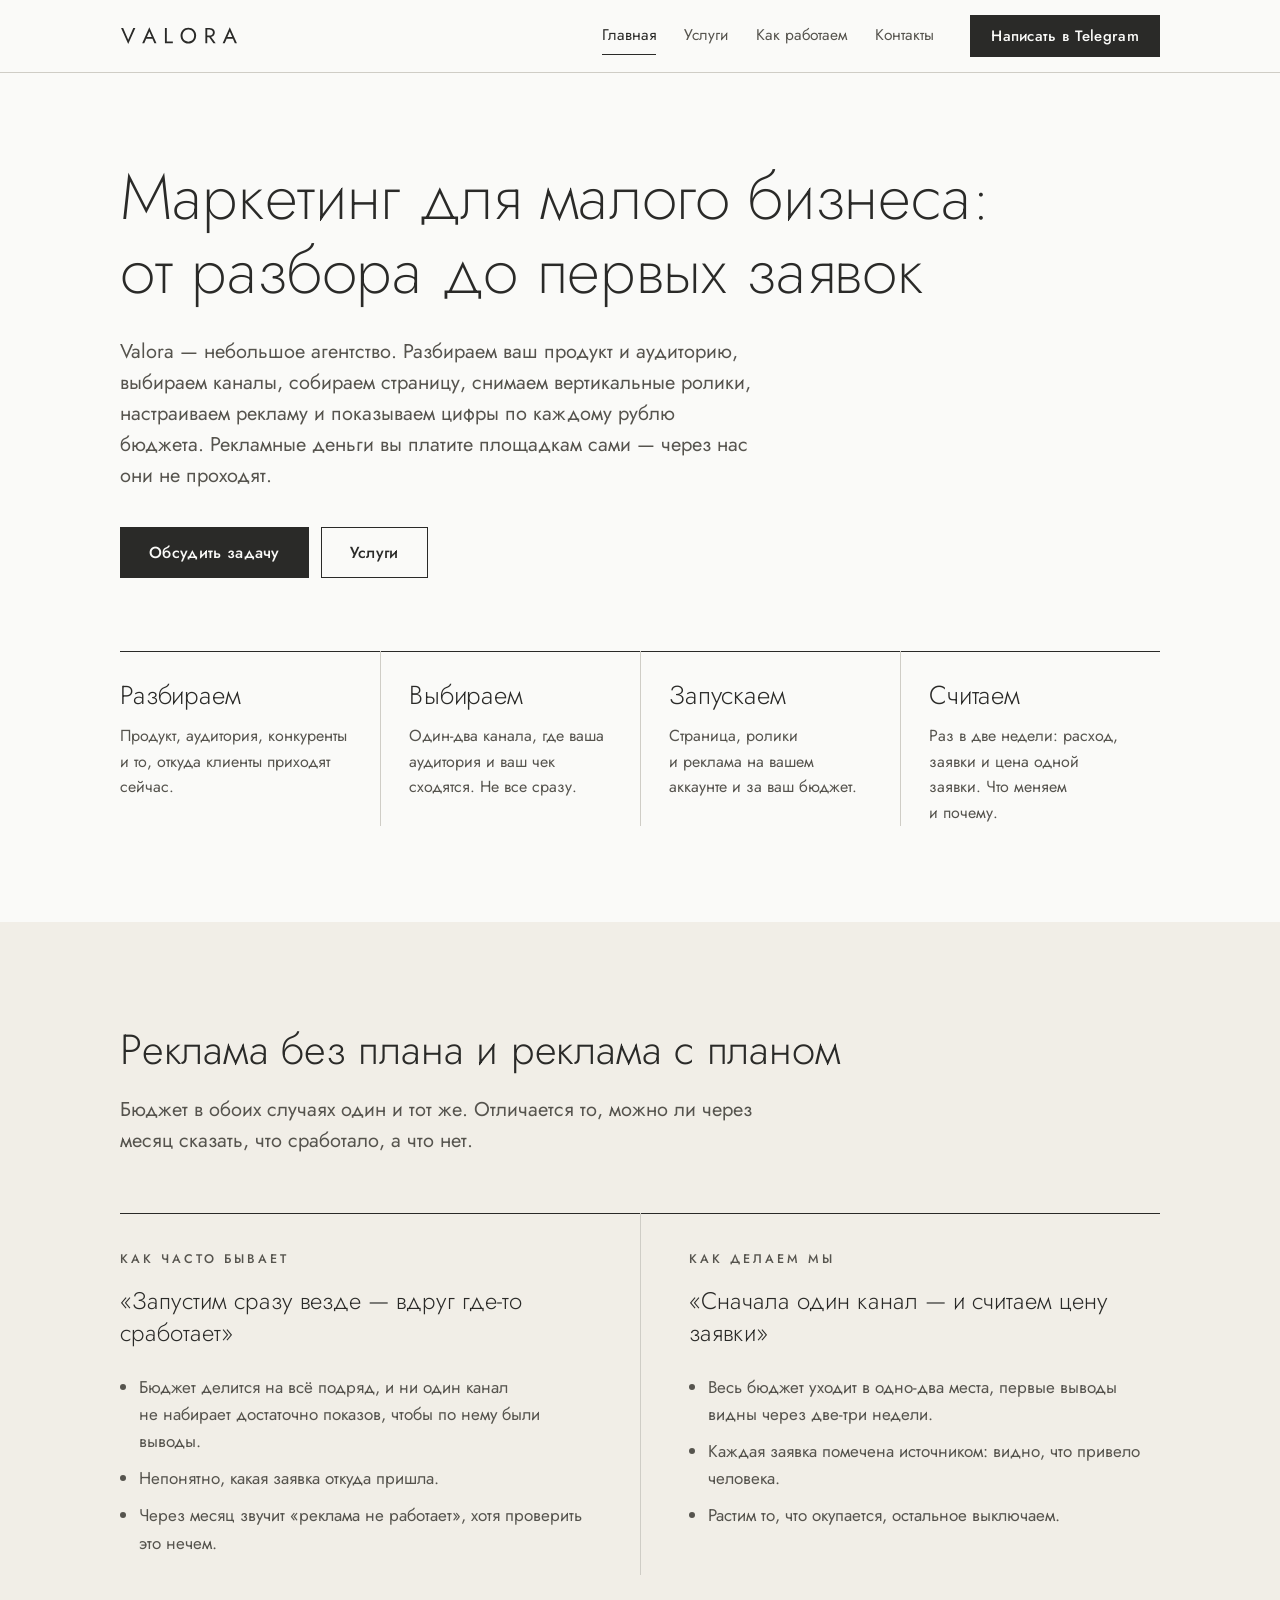
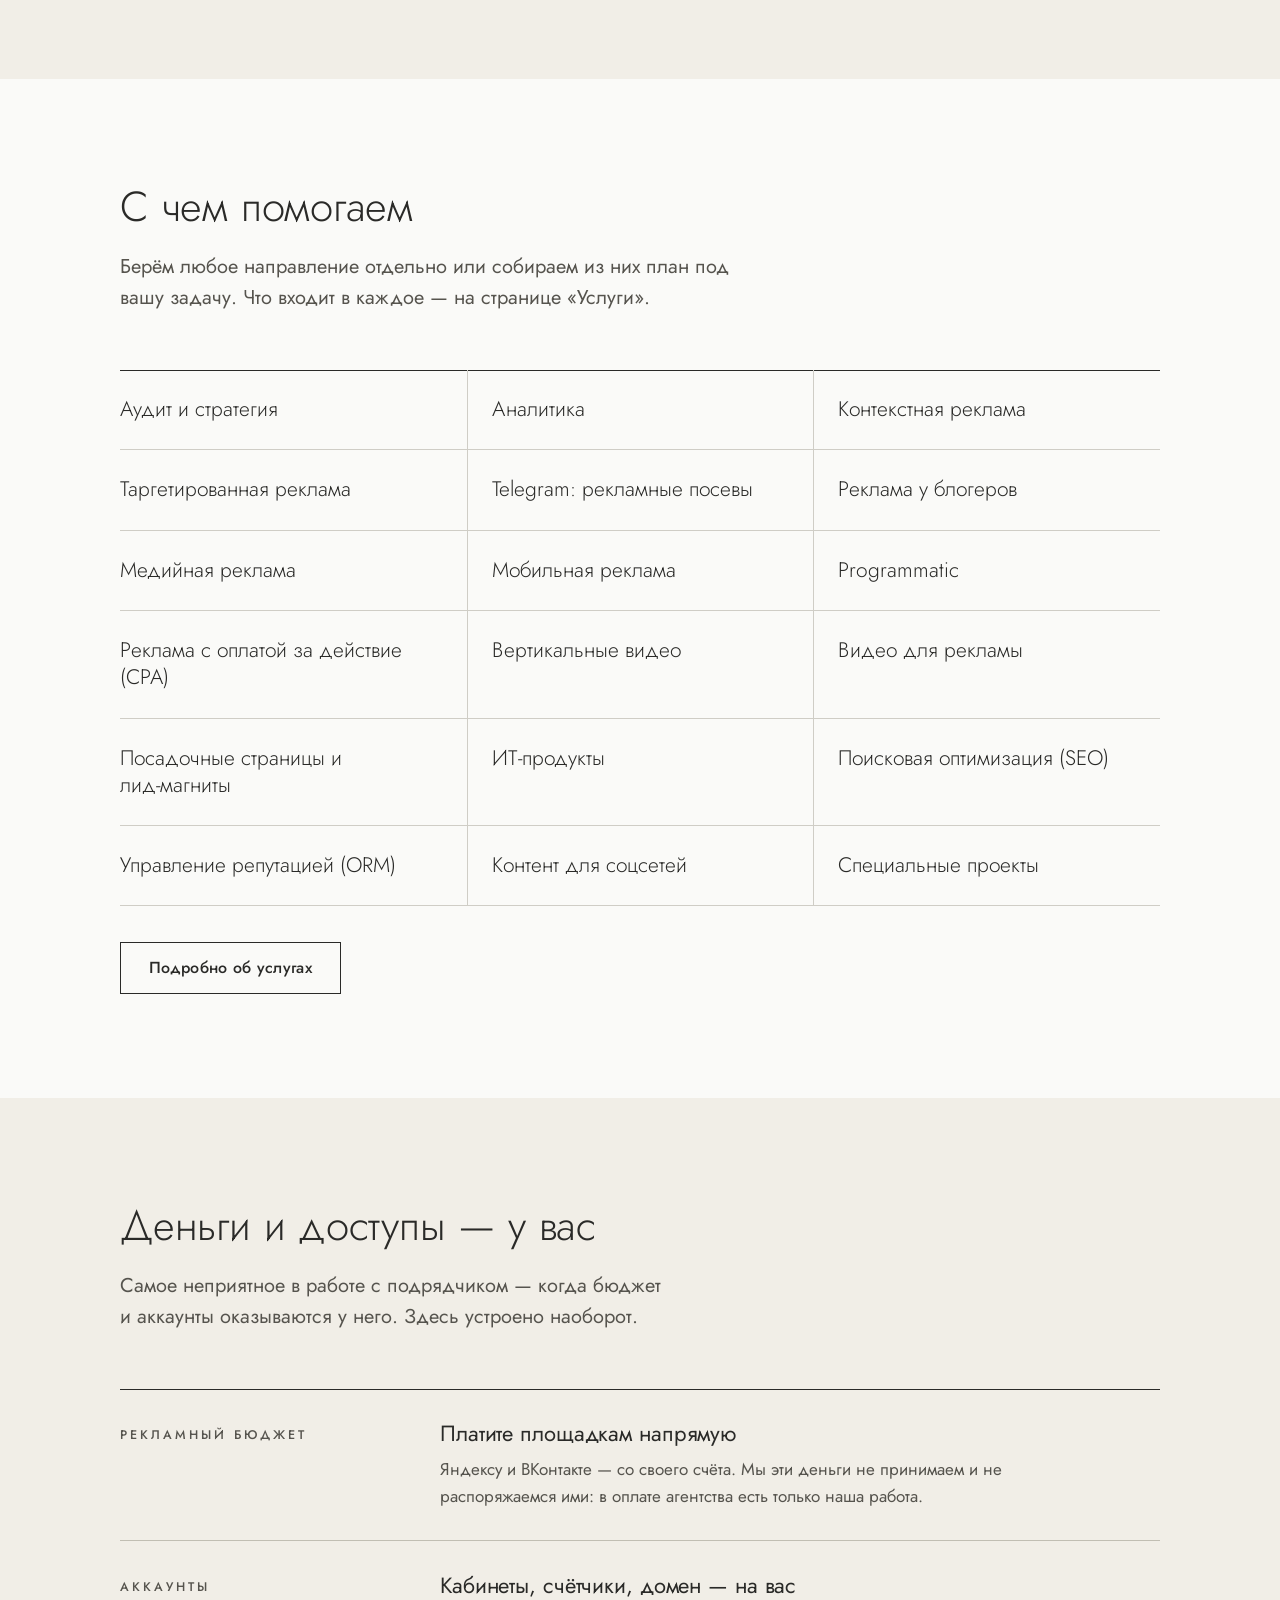
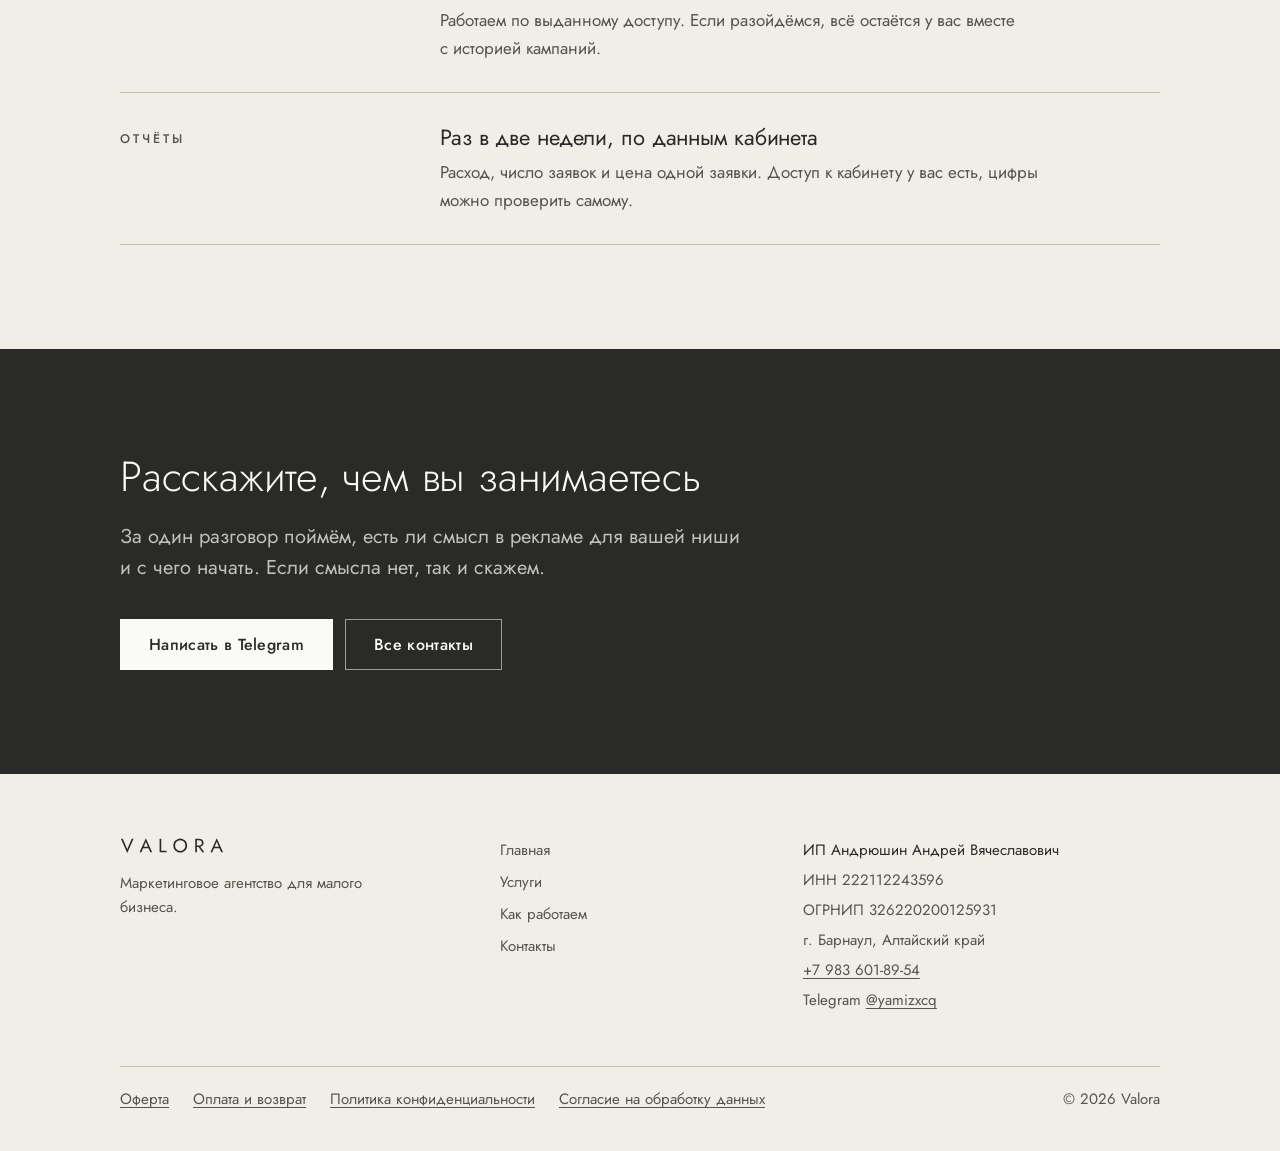
<file: index.html>
<!doctype html>
<html lang="ru">
<head>
<meta charset="utf-8">
<meta name="viewport" content="width=device-width, initial-scale=1">
<title>Valora — маркетинговое агентство для малого бизнеса</title>
<meta name="description" content="Valora — небольшое маркетинговое агентство: аудит, реклама, вертикальные видео, сайты и аналитика. Бюджет и аккаунты — у вас.">
<meta property="og:type" content="website">
<meta property="og:locale" content="ru_RU">
<meta property="og:site_name" content="Valora">
<meta property="og:title" content="Valora — маркетинговое агентство для малого бизнеса">
<meta property="og:description" content="Valora — небольшое маркетинговое агентство: аудит, реклама, вертикальные видео, сайты и аналитика. Бюджет и аккаунты — у вас.">
<meta property="og:url" content="https://valora-studio.github.io/valora-agency/">
<meta property="og:image" content="https://valora-studio.github.io/valora-agency/img/og.jpg">
<meta property="og:image:width" content="1200">
<meta property="og:image:height" content="630">
<meta name="twitter:card" content="summary_large_image">
<link rel="canonical" href="https://valora-studio.github.io/valora-agency/">
<link rel="icon" href="img/favicon.svg" type="image/svg+xml">
<link rel="icon" href="img/favicon-32.png" sizes="32x32" type="image/png">
<link rel="apple-touch-icon" href="img/apple-touch-icon.png">
<link rel="preload" href="fonts/Jost-cyr-var.woff2" as="font" type="font/woff2" crossorigin>
<script>document.documentElement.classList.add('js')</script>
<link rel="stylesheet" href="styles.css">
</head>
<body>
<header class="top">
  <div class="wrap">
    <a class="brand" href="index.html"><svg role="img" aria-label="Valora" xmlns="http://www.w3.org/2000/svg" viewBox="0 0 5364.0 784.0"><g transform="translate(42.0 742.0) scale(1 -1)" fill="currentColor"><path transform="translate(0.0 0)" d="M330 158 100 700H5L330 -35L655 700H560Z"/><path transform="translate(960.0 0)" d="M147 210H517L487 290H177ZM330 542 450 260 458 240 560 0H655L330 735L5 0H100L204 246L212 264Z"/><path transform="translate(1920.0 0)" d="M80 700V0H440V80H165V700Z"/><path transform="translate(2670.0 0)" d="M130 350Q130 429 164.5 491.0Q199 553 259.0 589.0Q319 625 395 625Q472 625 531.5 589.0Q591 553 625.5 491.0Q660 429 660 350Q660 271 625.5 209.0Q591 147 531.5 111.0Q472 75 395 75Q319 75 259.0 111.0Q199 147 164.5 209.0Q130 271 130 350ZM40 350Q40 274 66.5 208.0Q93 142 141.0 93.5Q189 45 254.0 17.5Q319 -10 395 -10Q472 -10 536.5 17.5Q601 45 649.0 93.5Q697 142 723.5 208.0Q750 274 750 350Q750 427 723.5 492.5Q697 558 649.0 606.5Q601 655 536.5 682.5Q472 710 395 710Q319 710 254.0 682.5Q189 655 141.0 606.5Q93 558 66.5 492.5Q40 427 40 350Z"/><path transform="translate(3760.0 0)" d="M205 345 445 0H550L300 345ZM80 700V0H165V700ZM127 625H270Q315 625 349.5 609.0Q384 593 403.5 563.0Q423 533 423 490Q423 447 403.5 417.0Q384 387 349.5 371.0Q315 355 270 355H127V280H270Q338 280 391.5 305.5Q445 331 476.5 378.5Q508 426 508 490Q508 555 476.5 602.0Q445 649 391.5 674.5Q338 700 270 700H127Z"/><path transform="translate(4620.0 0)" d="M147 210H517L487 290H177ZM330 542 450 260 458 240 560 0H655L330 735L5 0H100L204 246L212 264Z"/></g></svg>
</a>
    <button class="burger" type="button" aria-expanded="false" aria-controls="nav">Меню</button>
    <nav class="nav" id="nav">
      <a href="index.html" aria-current="page">Главная</a>
      <a href="services.html">Услуги</a>
      <a href="how.html">Как работаем</a>
      <a href="contact.html">Контакты</a>
    </nav>
    <a class="btn" href="https://t.me/yamizxcq" target="_blank" rel="noopener">Написать в Telegram</a>
  </div>
</header>
<main>
<section class="hero">
  <div class="wrap">
    <h1>Маркетинг для малого бизнеса: от&nbsp;разбора до&nbsp;первых заявок</h1>
    <p class="lead">Valora&nbsp;— небольшое агентство. Разбираем ваш продукт и&nbsp;аудиторию, выбираем каналы, собираем страницу, снимаем вертикальные ролики, настраиваем рекламу и&nbsp;показываем цифры по&nbsp;каждому рублю бюджета. Рекламные деньги вы&nbsp;платите площадкам сами&nbsp;— через нас они не&nbsp;проходят.</p>
    <div class="actions">
      <a class="btn" href="https://t.me/yamizxcq">Обсудить задачу</a>
      <a class="btn btn--ghost" href="services.html">Услуги</a>
    </div>
    <div class="stages">
    <div class="stage" style="--i:0"><h3>Разбираем</h3><p>Продукт, аудитория, конкуренты и&nbsp;то, откуда клиенты приходят сейчас.</p></div>
    <div class="stage" style="--i:1"><h3>Выбираем</h3><p>Один-два канала, где ваша аудитория и&nbsp;ваш чек сходятся. Не&nbsp;все сразу.</p></div>
    <div class="stage" style="--i:2"><h3>Запускаем</h3><p>Страница, ролики и&nbsp;реклама на&nbsp;вашем аккаунте и&nbsp;за ваш бюджет.</p></div>
    <div class="stage" style="--i:3"><h3>Считаем</h3><p>Раз в&nbsp;две недели: расход, заявки и&nbsp;цена одной заявки. Что меняем и&nbsp;почему.</p></div>
  </div>
  </div>
</section>

<section class="band band--tone">
  <div class="wrap">
    <div class="head">
      <h2>Реклама без плана и&nbsp;реклама с&nbsp;планом</h2>
      <p class="lead">Бюджет в&nbsp;обоих случаях один и&nbsp;тот же. Отличается то, можно ли&nbsp;через месяц сказать, что сработало, а&nbsp;что нет.</p>
    </div>
    <div class="compare">
      <div>
        <p class="label">Как часто бывает</p>
        <blockquote>«Запустим сразу везде&nbsp;— вдруг где-то сработает»</blockquote>
        <ul>
          <li>Бюджет делится на&nbsp;всё подряд, и&nbsp;ни один канал не&nbsp;набирает достаточно показов, чтобы по&nbsp;нему были выводы.</li>
          <li>Непонятно, какая заявка откуда пришла.</li>
          <li>Через месяц звучит «реклама не&nbsp;работает», хотя проверить это нечем.</li>
        </ul>
      </div>
      <div>
        <p class="label">Как делаем мы</p>
        <blockquote>«Сначала один канал&nbsp;— и&nbsp;считаем цену заявки»</blockquote>
        <ul>
          <li>Весь бюджет уходит в&nbsp;одно-два места, первые выводы видны через две-три недели.</li>
          <li>Каждая заявка помечена источником: видно, что привело человека.</li>
          <li>Растим то, что окупается, остальное выключаем.</li>
        </ul>
      </div>
    </div>
  </div>
</section>

<section class="band">
  <div class="wrap">
    <div class="head">
      <h2>С&nbsp;чем помогаем</h2>
      <p class="lead">Берём любое направление отдельно или собираем из&nbsp;них план под вашу задачу. Что входит в&nbsp;каждое&nbsp;— на&nbsp;странице «Услуги».</p>
    </div>
    <div class="dirs">
    <div style="--i:0">Аудит и&nbsp;стратегия</div>
    <div style="--i:1">Аналитика</div>
    <div style="--i:2">Контекстная реклама</div>
    <div style="--i:3">Таргетированная реклама</div>
    <div style="--i:4">Telegram: рекламные посевы</div>
    <div style="--i:5">Реклама у&nbsp;блогеров</div>
    <div style="--i:6">Медийная реклама</div>
    <div style="--i:7">Мобильная реклама</div>
    <div style="--i:8">Programmatic</div>
    <div style="--i:9">Реклама с&nbsp;оплатой за&nbsp;действие (CPA)</div>
    <div style="--i:10">Вертикальные видео</div>
    <div style="--i:11">Видео для рекламы</div>
    <div style="--i:12">Посадочные страницы и <span class="nb">лид-магниты</span></div>
    <div style="--i:13">ИТ-продукты</div>
    <div style="--i:14">Поисковая оптимизация (SEO)</div>
    <div style="--i:15">Управление репутацией (ORM)</div>
    <div style="--i:16">Контент для соцсетей</div>
    <div style="--i:17">Специальные проекты</div>
  </div>
    <div class="actions"><a class="btn btn--ghost" href="services.html">Подробно об&nbsp;услугах</a></div>
  </div>
</section>

<section class="band band--tone">
  <div class="wrap">
    <div class="head">
      <h2>Деньги и&nbsp;доступы&nbsp;— у&nbsp;вас</h2>
      <p class="lead">Самое неприятное в&nbsp;работе с&nbsp;подрядчиком&nbsp;— когда бюджет и&nbsp;аккаунты оказываются у&nbsp;него. Здесь устроено наоборот.</p>
    </div>
    <div class="rows">
      <div class="row">
        <p class="label">Рекламный бюджет</p>
        <div><h3>Платите площадкам напрямую</h3><p>Яндексу и&nbsp;ВКонтакте&nbsp;— со&nbsp;своего счёта. Мы&nbsp;эти деньги не&nbsp;принимаем и&nbsp;не распоряжаемся ими: в&nbsp;оплате агентства есть только наша работа.</p></div>
      </div>
      <div class="row">
        <p class="label">Аккаунты</p>
        <div><h3>Кабинеты, счётчики, домен&nbsp;— на&nbsp;вас</h3><p>Работаем по&nbsp;выданному доступу. Если разойдёмся, всё остаётся у&nbsp;вас вместе с&nbsp;историей кампаний.</p></div>
      </div>
      <div class="row">
        <p class="label">Отчёты</p>
        <div><h3>Раз в&nbsp;две недели, по&nbsp;данным кабинета</h3><p>Расход, число заявок и&nbsp;цена одной заявки. Доступ к&nbsp;кабинету у&nbsp;вас есть, цифры можно проверить самому.</p></div>
      </div>
    </div>
  </div>
</section>

<section class="band band--ink cta">
  <div class="wrap">
    <h2>Расскажите, чем вы&nbsp;занимаетесь</h2>
    <p class="lead">За&nbsp;один разговор поймём, есть ли&nbsp;смысл в&nbsp;рекламе для вашей ниши и&nbsp;с чего начать. Если смысла нет, так и&nbsp;скажем.</p>
    <div class="actions">
      <a class="btn btn--on-ink" href="https://t.me/yamizxcq">Написать в&nbsp;Telegram</a>
      <a class="btn btn--on-ink-ghost" href="contact.html">Все контакты</a>
    </div>
  </div>
</section>
</main>
<footer class="foot">
  <div class="wrap">
    <div class="foot__grid">
      <div>
        <a class="brand" href="index.html"><svg role="img" aria-label="Valora" xmlns="http://www.w3.org/2000/svg" viewBox="0 0 5364.0 784.0"><g transform="translate(42.0 742.0) scale(1 -1)" fill="currentColor"><path transform="translate(0.0 0)" d="M330 158 100 700H5L330 -35L655 700H560Z"/><path transform="translate(960.0 0)" d="M147 210H517L487 290H177ZM330 542 450 260 458 240 560 0H655L330 735L5 0H100L204 246L212 264Z"/><path transform="translate(1920.0 0)" d="M80 700V0H440V80H165V700Z"/><path transform="translate(2670.0 0)" d="M130 350Q130 429 164.5 491.0Q199 553 259.0 589.0Q319 625 395 625Q472 625 531.5 589.0Q591 553 625.5 491.0Q660 429 660 350Q660 271 625.5 209.0Q591 147 531.5 111.0Q472 75 395 75Q319 75 259.0 111.0Q199 147 164.5 209.0Q130 271 130 350ZM40 350Q40 274 66.5 208.0Q93 142 141.0 93.5Q189 45 254.0 17.5Q319 -10 395 -10Q472 -10 536.5 17.5Q601 45 649.0 93.5Q697 142 723.5 208.0Q750 274 750 350Q750 427 723.5 492.5Q697 558 649.0 606.5Q601 655 536.5 682.5Q472 710 395 710Q319 710 254.0 682.5Q189 655 141.0 606.5Q93 558 66.5 492.5Q40 427 40 350Z"/><path transform="translate(3760.0 0)" d="M205 345 445 0H550L300 345ZM80 700V0H165V700ZM127 625H270Q315 625 349.5 609.0Q384 593 403.5 563.0Q423 533 423 490Q423 447 403.5 417.0Q384 387 349.5 371.0Q315 355 270 355H127V280H270Q338 280 391.5 305.5Q445 331 476.5 378.5Q508 426 508 490Q508 555 476.5 602.0Q445 649 391.5 674.5Q338 700 270 700H127Z"/><path transform="translate(4620.0 0)" d="M147 210H517L487 290H177ZM330 542 450 260 458 240 560 0H655L330 735L5 0H100L204 246L212 264Z"/></g></svg>
</a>
        <p class="foot__tag">Маркетинговое агентство для малого бизнеса.</p>
      </div>
      <ul>
        <li><a href="index.html">Главная</a></li>
        <li><a href="services.html">Услуги</a></li>
        <li><a href="how.html">Как работаем</a></li>
        <li><a href="contact.html">Контакты</a></li>
      </ul>
      <div class="foot__req">
        <p>ИП Андрюшин Андрей Вячеславович</p>
        <p>ИНН 222112243596</p>
        <p>ОГРНИП 326220200125931</p>
        <p>г. Барнаул, Алтайский край</p>
        <p><a href="tel:+79836018954">+7 983 601-89-54</a></p>
        <p>Telegram <a href="https://t.me/yamizxcq" target="_blank" rel="noopener">@yamizxcq</a></p>
      </div>
    </div>
    <div class="foot__legal">
    <a href="oferta.html">Оферта</a>
    <a href="payment.html">Оплата и возврат</a>
    <a href="privacy.html">Политика конфиденциальности</a>
    <a href="consent.html">Согласие на обработку данных</a>
    <span>© 2026 Valora</span>
    </div>
  </div>
</footer>
<script src="script.js"></script>
</body>
</html>
</file>
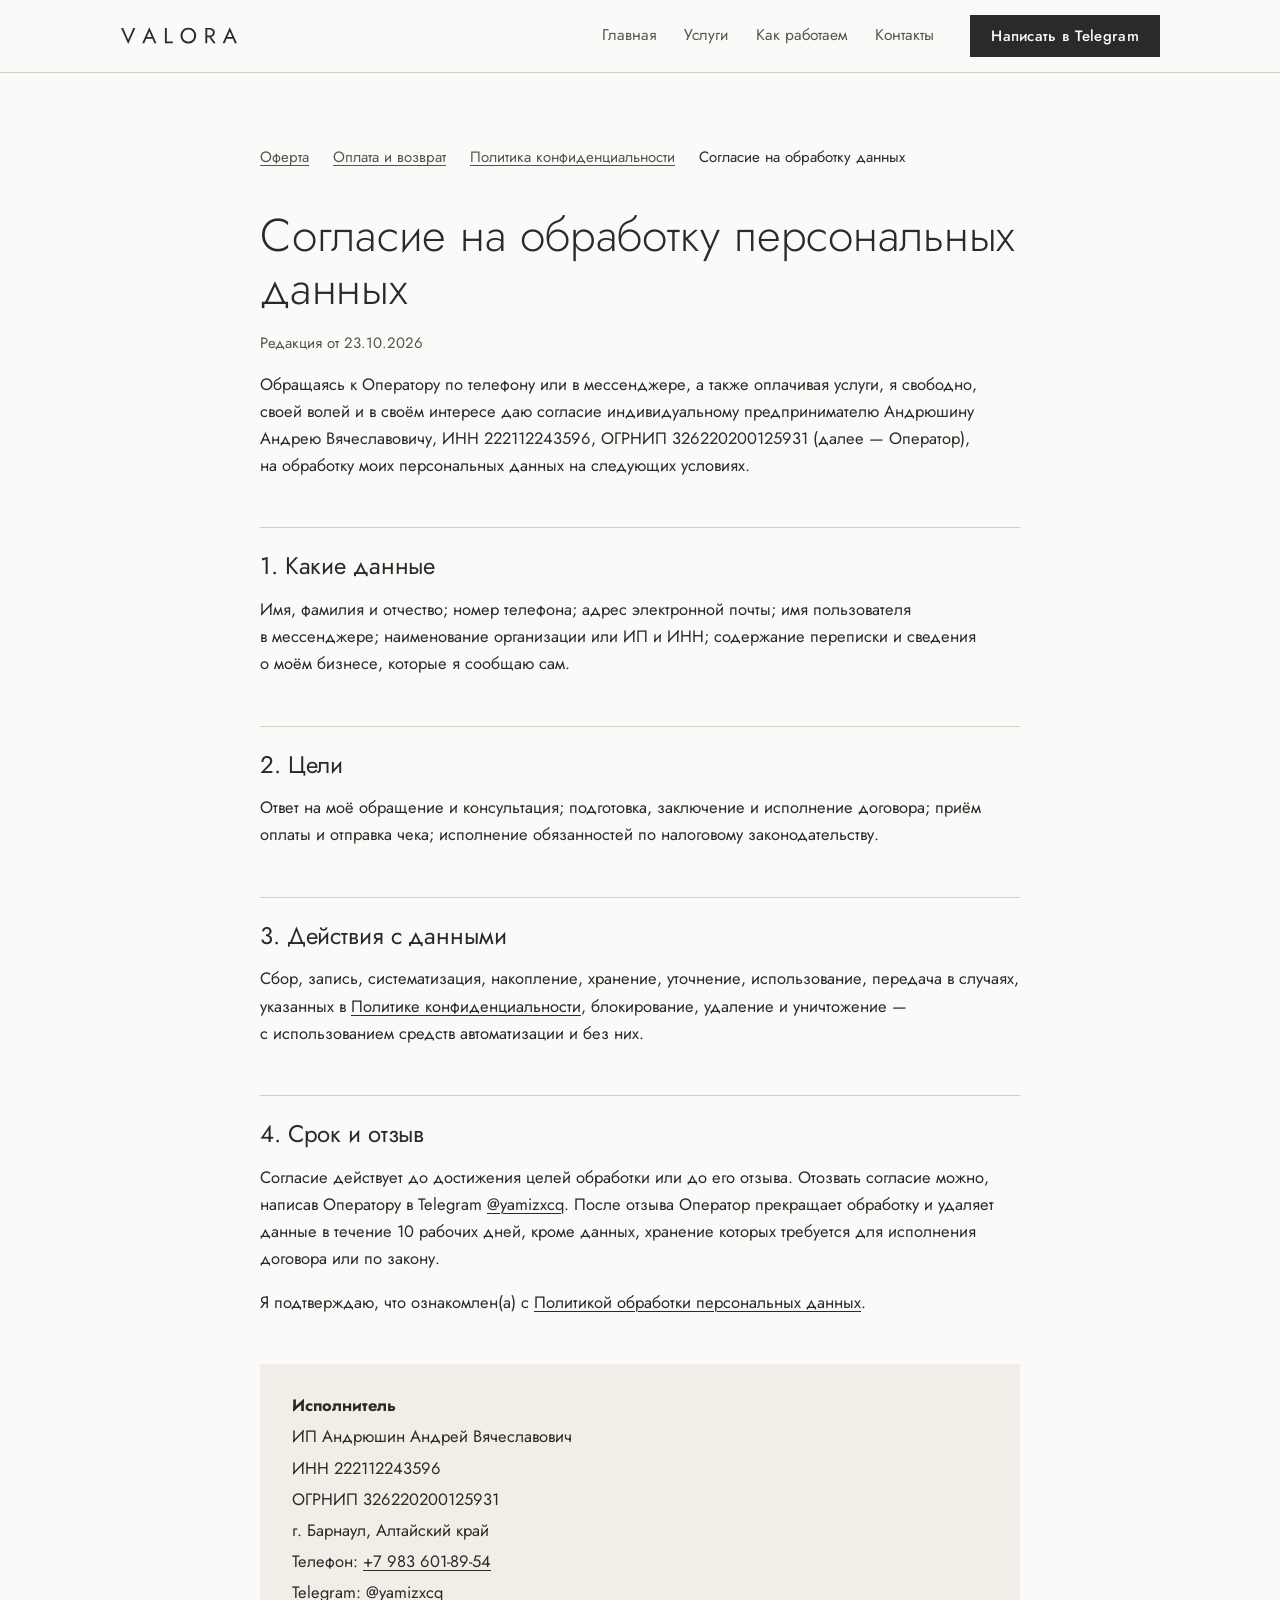
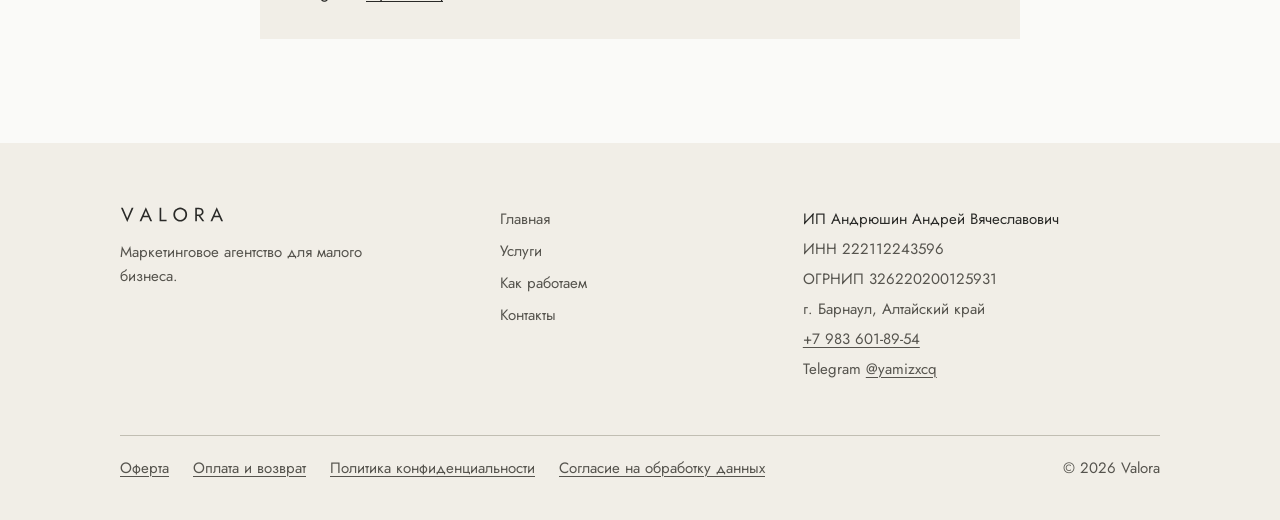
<file: consent.html>
<!doctype html>
<html lang="ru">
<head>
<meta charset="utf-8">
<meta name="viewport" content="width=device-width, initial-scale=1">
<title>Согласие на обработку персональных данных — Valora</title>
<meta name="description" content="Текст согласия на обработку персональных данных при обращении в Valora.">
<meta property="og:type" content="website">
<meta property="og:locale" content="ru_RU">
<meta property="og:site_name" content="Valora">
<meta property="og:title" content="Согласие на обработку персональных данных — Valora">
<meta property="og:description" content="Текст согласия на обработку персональных данных при обращении в Valora.">
<meta property="og:url" content="https://valora-studio.github.io/valora-agency/consent.html">
<meta property="og:image" content="https://valora-studio.github.io/valora-agency/img/og.jpg">
<meta property="og:image:width" content="1200">
<meta property="og:image:height" content="630">
<meta name="twitter:card" content="summary_large_image">
<link rel="canonical" href="https://valora-studio.github.io/valora-agency/consent.html">
<link rel="icon" href="img/favicon.svg" type="image/svg+xml">
<link rel="icon" href="img/favicon-32.png" sizes="32x32" type="image/png">
<link rel="apple-touch-icon" href="img/apple-touch-icon.png">
<link rel="preload" href="fonts/Jost-cyr-var.woff2" as="font" type="font/woff2" crossorigin>
<script>document.documentElement.classList.add('js')</script>
<link rel="stylesheet" href="styles.css">
</head>
<body>
<header class="top">
  <div class="wrap">
    <a class="brand" href="index.html"><svg role="img" aria-label="Valora" xmlns="http://www.w3.org/2000/svg" viewBox="0 0 5364.0 784.0"><g transform="translate(42.0 742.0) scale(1 -1)" fill="currentColor"><path transform="translate(0.0 0)" d="M330 158 100 700H5L330 -35L655 700H560Z"/><path transform="translate(960.0 0)" d="M147 210H517L487 290H177ZM330 542 450 260 458 240 560 0H655L330 735L5 0H100L204 246L212 264Z"/><path transform="translate(1920.0 0)" d="M80 700V0H440V80H165V700Z"/><path transform="translate(2670.0 0)" d="M130 350Q130 429 164.5 491.0Q199 553 259.0 589.0Q319 625 395 625Q472 625 531.5 589.0Q591 553 625.5 491.0Q660 429 660 350Q660 271 625.5 209.0Q591 147 531.5 111.0Q472 75 395 75Q319 75 259.0 111.0Q199 147 164.5 209.0Q130 271 130 350ZM40 350Q40 274 66.5 208.0Q93 142 141.0 93.5Q189 45 254.0 17.5Q319 -10 395 -10Q472 -10 536.5 17.5Q601 45 649.0 93.5Q697 142 723.5 208.0Q750 274 750 350Q750 427 723.5 492.5Q697 558 649.0 606.5Q601 655 536.5 682.5Q472 710 395 710Q319 710 254.0 682.5Q189 655 141.0 606.5Q93 558 66.5 492.5Q40 427 40 350Z"/><path transform="translate(3760.0 0)" d="M205 345 445 0H550L300 345ZM80 700V0H165V700ZM127 625H270Q315 625 349.5 609.0Q384 593 403.5 563.0Q423 533 423 490Q423 447 403.5 417.0Q384 387 349.5 371.0Q315 355 270 355H127V280H270Q338 280 391.5 305.5Q445 331 476.5 378.5Q508 426 508 490Q508 555 476.5 602.0Q445 649 391.5 674.5Q338 700 270 700H127Z"/><path transform="translate(4620.0 0)" d="M147 210H517L487 290H177ZM330 542 450 260 458 240 560 0H655L330 735L5 0H100L204 246L212 264Z"/></g></svg>
</a>
    <button class="burger" type="button" aria-expanded="false" aria-controls="nav">Меню</button>
    <nav class="nav" id="nav">
      <a href="index.html">Главная</a>
      <a href="services.html">Услуги</a>
      <a href="how.html">Как работаем</a>
      <a href="contact.html">Контакты</a>
    </nav>
    <a class="btn" href="https://t.me/yamizxcq" target="_blank" rel="noopener">Написать в Telegram</a>
  </div>
</header>
<main class="doc">
  <div class="wrap">
    <nav class="doc-nav" aria-label="Документы">
      <a href="oferta.html">Оферта</a>
      <a href="payment.html">Оплата и возврат</a>
      <a href="privacy.html">Политика конфиденциальности</a>
      <a href="consent.html" aria-current="page">Согласие на обработку данных</a>
    </nav>
<h1>Согласие на&nbsp;обработку персональных данных</h1>
    <p class="meta">Редакция от&nbsp;23.10.2026</p>

    <p>Обращаясь к&nbsp;Оператору по&nbsp;телефону или в&nbsp;мессенджере, а&nbsp;также оплачивая услуги, я&nbsp;свободно, своей волей и&nbsp;в своём интересе даю согласие индивидуальному предпринимателю Андрюшину Андрею Вячеславовичу, ИНН 222112243596, ОГРНИП 326220200125931 (далее&nbsp;— Оператор), на&nbsp;обработку моих персональных данных на&nbsp;следующих условиях.</p>

    <h2>1. Какие данные</h2>
    <p>Имя, фамилия и&nbsp;отчество; номер телефона; адрес электронной почты; имя пользователя в&nbsp;мессенджере; наименование организации или ИП&nbsp;и ИНН; содержание переписки и&nbsp;сведения о&nbsp;моём бизнесе, которые я&nbsp;сообщаю сам.</p>

    <h2>2. Цели</h2>
    <p>Ответ на&nbsp;моё обращение и&nbsp;консультация; подготовка, заключение и&nbsp;исполнение договора; приём оплаты и&nbsp;отправка чека; исполнение обязанностей по&nbsp;налоговому законодательству.</p>

    <h2>3. Действия с&nbsp;данными</h2>
    <p>Сбор, запись, систематизация, накопление, хранение, уточнение, использование, передача в&nbsp;случаях, указанных в <a href="privacy.html">Политике конфиденциальности</a>, блокирование, удаление и&nbsp;уничтожение&nbsp;— с&nbsp;использованием средств автоматизации и&nbsp;без них.</p>

    <h2>4. Срок и&nbsp;отзыв</h2>
    <p>Согласие действует до&nbsp;достижения целей обработки или до&nbsp;его отзыва. Отозвать согласие можно, написав Оператору в&nbsp;Telegram <a href="https://t.me/yamizxcq" target="_blank" rel="noopener">@yamizxcq</a>. После отзыва Оператор прекращает обработку и&nbsp;удаляет данные в&nbsp;течение 10&nbsp;рабочих дней, кроме данных, хранение которых требуется для исполнения договора или по&nbsp;закону.</p>

    <p>Я&nbsp;подтверждаю, что ознакомлен(а) с <a href="privacy.html">Политикой обработки персональных данных</a>.</p>

    <div class="req">
      <p><b>Исполнитель</b></p>
      <p>ИП&nbsp;Андрюшин Андрей Вячеславович</p>
      <p>ИНН 222112243596</p>
      <p>ОГРНИП 326220200125931</p>
      <p>г. Барнаул, Алтайский край</p>
      <p>Телефон: <a href="tel:+79836018954">+7&nbsp;983 601-89-54</a></p>
      <p>Telegram: <a href="https://t.me/yamizxcq" target="_blank" rel="noopener">@yamizxcq</a></p>
    </div>
  </div>
</main>
<footer class="foot">
  <div class="wrap">
    <div class="foot__grid">
      <div>
        <a class="brand" href="index.html"><svg role="img" aria-label="Valora" xmlns="http://www.w3.org/2000/svg" viewBox="0 0 5364.0 784.0"><g transform="translate(42.0 742.0) scale(1 -1)" fill="currentColor"><path transform="translate(0.0 0)" d="M330 158 100 700H5L330 -35L655 700H560Z"/><path transform="translate(960.0 0)" d="M147 210H517L487 290H177ZM330 542 450 260 458 240 560 0H655L330 735L5 0H100L204 246L212 264Z"/><path transform="translate(1920.0 0)" d="M80 700V0H440V80H165V700Z"/><path transform="translate(2670.0 0)" d="M130 350Q130 429 164.5 491.0Q199 553 259.0 589.0Q319 625 395 625Q472 625 531.5 589.0Q591 553 625.5 491.0Q660 429 660 350Q660 271 625.5 209.0Q591 147 531.5 111.0Q472 75 395 75Q319 75 259.0 111.0Q199 147 164.5 209.0Q130 271 130 350ZM40 350Q40 274 66.5 208.0Q93 142 141.0 93.5Q189 45 254.0 17.5Q319 -10 395 -10Q472 -10 536.5 17.5Q601 45 649.0 93.5Q697 142 723.5 208.0Q750 274 750 350Q750 427 723.5 492.5Q697 558 649.0 606.5Q601 655 536.5 682.5Q472 710 395 710Q319 710 254.0 682.5Q189 655 141.0 606.5Q93 558 66.5 492.5Q40 427 40 350Z"/><path transform="translate(3760.0 0)" d="M205 345 445 0H550L300 345ZM80 700V0H165V700ZM127 625H270Q315 625 349.5 609.0Q384 593 403.5 563.0Q423 533 423 490Q423 447 403.5 417.0Q384 387 349.5 371.0Q315 355 270 355H127V280H270Q338 280 391.5 305.5Q445 331 476.5 378.5Q508 426 508 490Q508 555 476.5 602.0Q445 649 391.5 674.5Q338 700 270 700H127Z"/><path transform="translate(4620.0 0)" d="M147 210H517L487 290H177ZM330 542 450 260 458 240 560 0H655L330 735L5 0H100L204 246L212 264Z"/></g></svg>
</a>
        <p class="foot__tag">Маркетинговое агентство для малого бизнеса.</p>
      </div>
      <ul>
        <li><a href="index.html">Главная</a></li>
        <li><a href="services.html">Услуги</a></li>
        <li><a href="how.html">Как работаем</a></li>
        <li><a href="contact.html">Контакты</a></li>
      </ul>
      <div class="foot__req">
        <p>ИП Андрюшин Андрей Вячеславович</p>
        <p>ИНН 222112243596</p>
        <p>ОГРНИП 326220200125931</p>
        <p>г. Барнаул, Алтайский край</p>
        <p><a href="tel:+79836018954">+7 983 601-89-54</a></p>
        <p>Telegram <a href="https://t.me/yamizxcq" target="_blank" rel="noopener">@yamizxcq</a></p>
      </div>
    </div>
    <div class="foot__legal">
    <a href="oferta.html">Оферта</a>
    <a href="payment.html">Оплата и возврат</a>
    <a href="privacy.html">Политика конфиденциальности</a>
    <a href="consent.html">Согласие на обработку данных</a>
    <span>© 2026 Valora</span>
    </div>
  </div>
</footer>
<script src="script.js"></script>
</body>
</html>
</file>
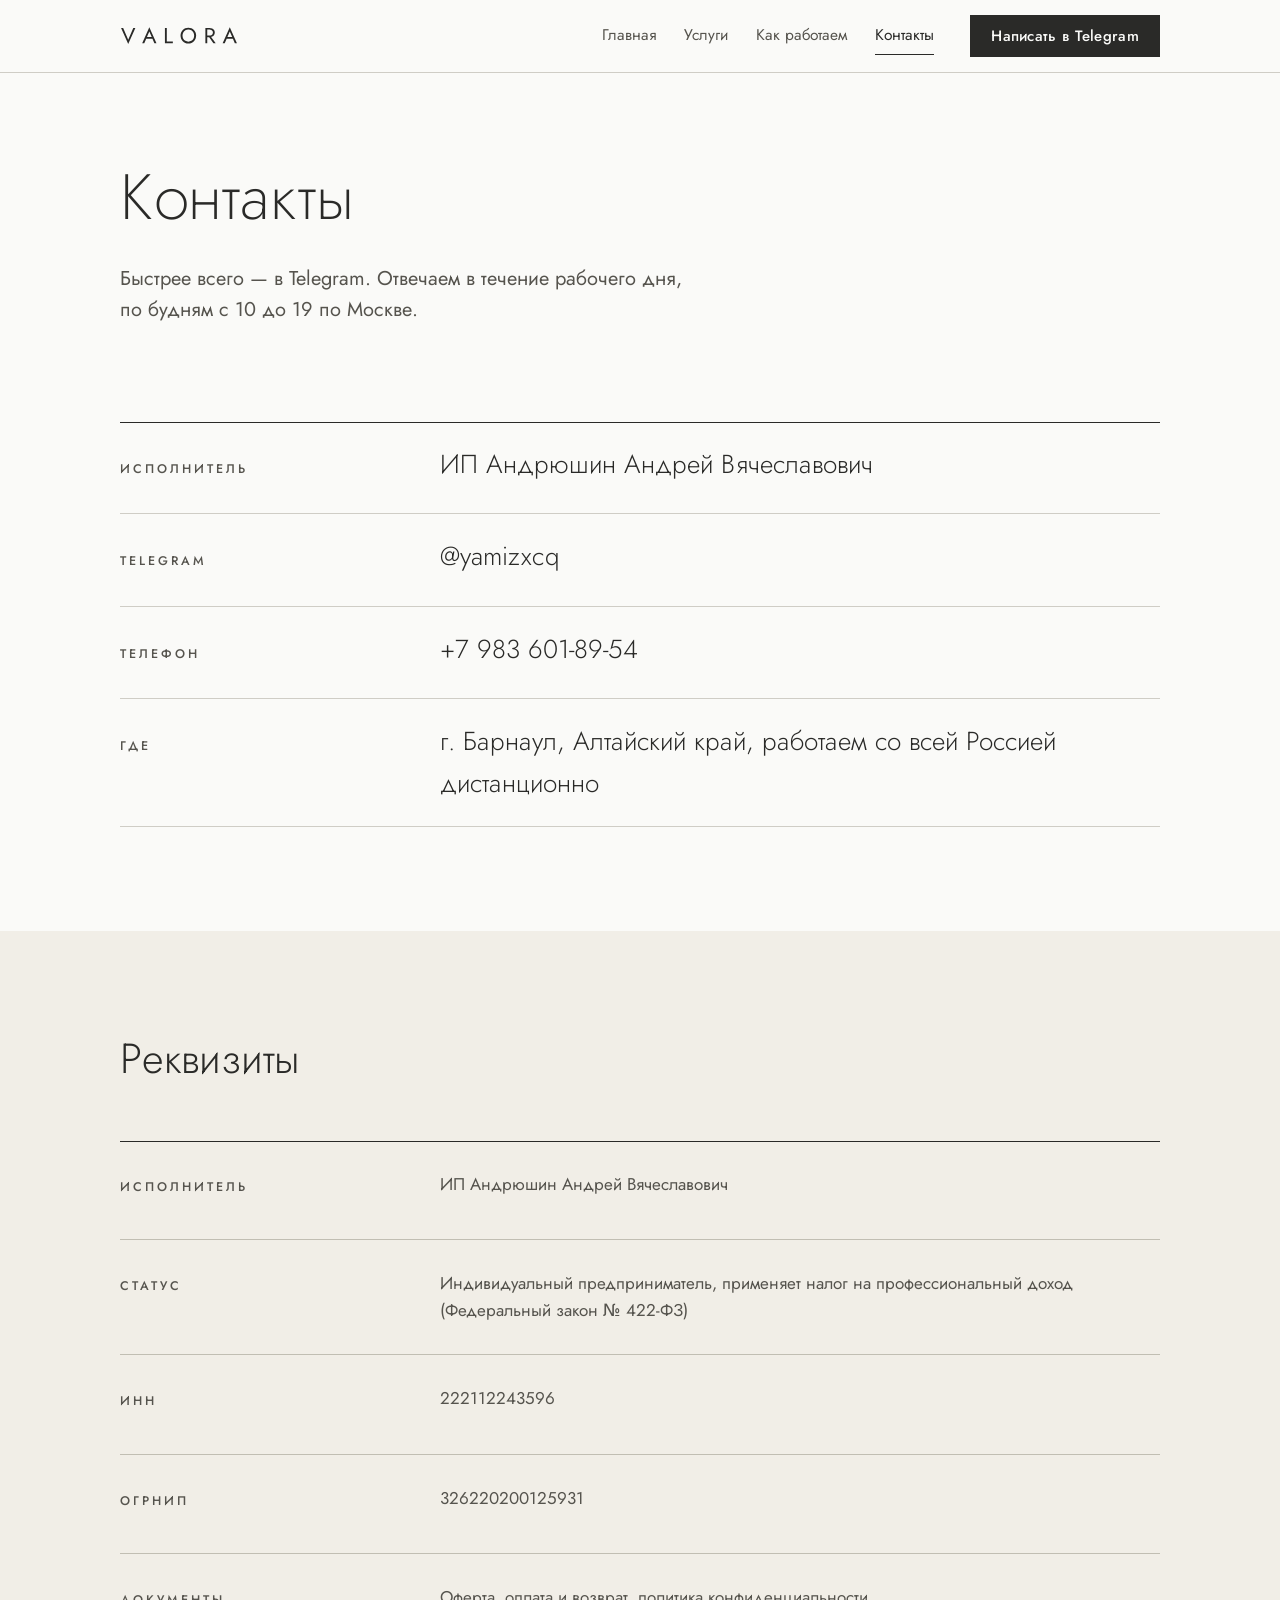
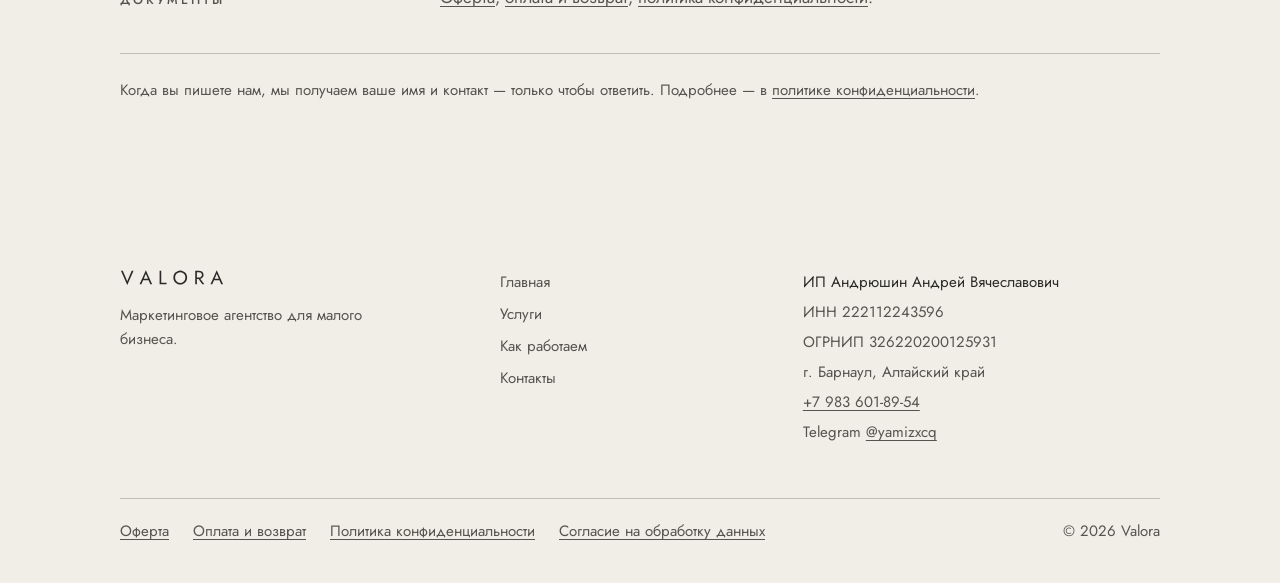
<file: contact.html>
<!doctype html>
<html lang="ru">
<head>
<meta charset="utf-8">
<meta name="viewport" content="width=device-width, initial-scale=1">
<title>Контакты — Valora</title>
<meta name="description" content="Как связаться с Valora: Telegram, телефон и реквизиты индивидуального предпринимателя.">
<meta property="og:type" content="website">
<meta property="og:locale" content="ru_RU">
<meta property="og:site_name" content="Valora">
<meta property="og:title" content="Контакты — Valora">
<meta property="og:description" content="Как связаться с Valora: Telegram, телефон и реквизиты индивидуального предпринимателя.">
<meta property="og:url" content="https://valora-studio.github.io/valora-agency/contact.html">
<meta property="og:image" content="https://valora-studio.github.io/valora-agency/img/og.jpg">
<meta property="og:image:width" content="1200">
<meta property="og:image:height" content="630">
<meta name="twitter:card" content="summary_large_image">
<link rel="canonical" href="https://valora-studio.github.io/valora-agency/contact.html">
<link rel="icon" href="img/favicon.svg" type="image/svg+xml">
<link rel="icon" href="img/favicon-32.png" sizes="32x32" type="image/png">
<link rel="apple-touch-icon" href="img/apple-touch-icon.png">
<link rel="preload" href="fonts/Jost-cyr-var.woff2" as="font" type="font/woff2" crossorigin>
<script>document.documentElement.classList.add('js')</script>
<link rel="stylesheet" href="styles.css">
</head>
<body>
<header class="top">
  <div class="wrap">
    <a class="brand" href="index.html"><svg role="img" aria-label="Valora" xmlns="http://www.w3.org/2000/svg" viewBox="0 0 5364.0 784.0"><g transform="translate(42.0 742.0) scale(1 -1)" fill="currentColor"><path transform="translate(0.0 0)" d="M330 158 100 700H5L330 -35L655 700H560Z"/><path transform="translate(960.0 0)" d="M147 210H517L487 290H177ZM330 542 450 260 458 240 560 0H655L330 735L5 0H100L204 246L212 264Z"/><path transform="translate(1920.0 0)" d="M80 700V0H440V80H165V700Z"/><path transform="translate(2670.0 0)" d="M130 350Q130 429 164.5 491.0Q199 553 259.0 589.0Q319 625 395 625Q472 625 531.5 589.0Q591 553 625.5 491.0Q660 429 660 350Q660 271 625.5 209.0Q591 147 531.5 111.0Q472 75 395 75Q319 75 259.0 111.0Q199 147 164.5 209.0Q130 271 130 350ZM40 350Q40 274 66.5 208.0Q93 142 141.0 93.5Q189 45 254.0 17.5Q319 -10 395 -10Q472 -10 536.5 17.5Q601 45 649.0 93.5Q697 142 723.5 208.0Q750 274 750 350Q750 427 723.5 492.5Q697 558 649.0 606.5Q601 655 536.5 682.5Q472 710 395 710Q319 710 254.0 682.5Q189 655 141.0 606.5Q93 558 66.5 492.5Q40 427 40 350Z"/><path transform="translate(3760.0 0)" d="M205 345 445 0H550L300 345ZM80 700V0H165V700ZM127 625H270Q315 625 349.5 609.0Q384 593 403.5 563.0Q423 533 423 490Q423 447 403.5 417.0Q384 387 349.5 371.0Q315 355 270 355H127V280H270Q338 280 391.5 305.5Q445 331 476.5 378.5Q508 426 508 490Q508 555 476.5 602.0Q445 649 391.5 674.5Q338 700 270 700H127Z"/><path transform="translate(4620.0 0)" d="M147 210H517L487 290H177ZM330 542 450 260 458 240 560 0H655L330 735L5 0H100L204 246L212 264Z"/></g></svg>
</a>
    <button class="burger" type="button" aria-expanded="false" aria-controls="nav">Меню</button>
    <nav class="nav" id="nav">
      <a href="index.html">Главная</a>
      <a href="services.html">Услуги</a>
      <a href="how.html">Как работаем</a>
      <a href="contact.html" aria-current="page">Контакты</a>
    </nav>
    <a class="btn" href="https://t.me/yamizxcq" target="_blank" rel="noopener">Написать в Telegram</a>
  </div>
</header>
<main>
<section class="hero">
  <div class="wrap">
    <h1>Контакты</h1>
    <p class="lead">Быстрее всего&nbsp;— в&nbsp;Telegram. Отвечаем в&nbsp;течение рабочего дня, по&nbsp;будням с&nbsp;10 до&nbsp;19 по&nbsp;Москве.</p>
  </div>
</section>

<section class="band">
  <div class="wrap">
    <div class="contacts">
      <div><p class="label">Исполнитель</p><b>ИП&nbsp;Андрюшин Андрей Вячеславович</b></div>
      <div><p class="label">Telegram</p><b><a href="https://t.me/yamizxcq" target="_blank" rel="noopener">@yamizxcq</a></b></div>
      <div><p class="label">Телефон</p><b><a href="tel:+79836018954">+7&nbsp;983 601-89-54</a></b></div>
      <div><p class="label">Где</p><b>г. Барнаул, Алтайский край, работаем со&nbsp;всей Россией дистанционно</b></div>
    </div>
  </div>
</section>

<section class="band band--tone">
  <div class="wrap">
    <div class="head">
      <h2>Реквизиты</h2>
    </div>
    <div class="rows">
      <div class="row"><p class="label">Исполнитель</p><div><p>ИП&nbsp;Андрюшин Андрей Вячеславович</p></div></div>
      <div class="row"><p class="label">Статус</p><div><p>Индивидуальный предприниматель, применяет налог на&nbsp;профессиональный доход (Федеральный закон № 422-ФЗ)</p></div></div>
      <div class="row"><p class="label">ИНН</p><div><p>222112243596</p></div></div>
      <div class="row"><p class="label">ОГРНИП</p><div><p>326220200125931</p></div></div>
      <div class="row"><p class="label">Документы</p><div><p><a href="oferta.html">Оферта</a>, <a href="payment.html">оплата и&nbsp;возврат</a>, <a href="privacy.html">политика конфиденциальности</a>.</p></div></div>
    </div>
    <p class="note after">Когда вы&nbsp;пишете нам, мы&nbsp;получаем ваше имя и&nbsp;контакт&nbsp;— только чтобы ответить. Подробнее&nbsp;— в <a href="privacy.html">политике конфиденциальности</a>.</p>
  </div>
</section>
</main>
<footer class="foot">
  <div class="wrap">
    <div class="foot__grid">
      <div>
        <a class="brand" href="index.html"><svg role="img" aria-label="Valora" xmlns="http://www.w3.org/2000/svg" viewBox="0 0 5364.0 784.0"><g transform="translate(42.0 742.0) scale(1 -1)" fill="currentColor"><path transform="translate(0.0 0)" d="M330 158 100 700H5L330 -35L655 700H560Z"/><path transform="translate(960.0 0)" d="M147 210H517L487 290H177ZM330 542 450 260 458 240 560 0H655L330 735L5 0H100L204 246L212 264Z"/><path transform="translate(1920.0 0)" d="M80 700V0H440V80H165V700Z"/><path transform="translate(2670.0 0)" d="M130 350Q130 429 164.5 491.0Q199 553 259.0 589.0Q319 625 395 625Q472 625 531.5 589.0Q591 553 625.5 491.0Q660 429 660 350Q660 271 625.5 209.0Q591 147 531.5 111.0Q472 75 395 75Q319 75 259.0 111.0Q199 147 164.5 209.0Q130 271 130 350ZM40 350Q40 274 66.5 208.0Q93 142 141.0 93.5Q189 45 254.0 17.5Q319 -10 395 -10Q472 -10 536.5 17.5Q601 45 649.0 93.5Q697 142 723.5 208.0Q750 274 750 350Q750 427 723.5 492.5Q697 558 649.0 606.5Q601 655 536.5 682.5Q472 710 395 710Q319 710 254.0 682.5Q189 655 141.0 606.5Q93 558 66.5 492.5Q40 427 40 350Z"/><path transform="translate(3760.0 0)" d="M205 345 445 0H550L300 345ZM80 700V0H165V700ZM127 625H270Q315 625 349.5 609.0Q384 593 403.5 563.0Q423 533 423 490Q423 447 403.5 417.0Q384 387 349.5 371.0Q315 355 270 355H127V280H270Q338 280 391.5 305.5Q445 331 476.5 378.5Q508 426 508 490Q508 555 476.5 602.0Q445 649 391.5 674.5Q338 700 270 700H127Z"/><path transform="translate(4620.0 0)" d="M147 210H517L487 290H177ZM330 542 450 260 458 240 560 0H655L330 735L5 0H100L204 246L212 264Z"/></g></svg>
</a>
        <p class="foot__tag">Маркетинговое агентство для малого бизнеса.</p>
      </div>
      <ul>
        <li><a href="index.html">Главная</a></li>
        <li><a href="services.html">Услуги</a></li>
        <li><a href="how.html">Как работаем</a></li>
        <li><a href="contact.html">Контакты</a></li>
      </ul>
      <div class="foot__req">
        <p>ИП Андрюшин Андрей Вячеславович</p>
        <p>ИНН 222112243596</p>
        <p>ОГРНИП 326220200125931</p>
        <p>г. Барнаул, Алтайский край</p>
        <p><a href="tel:+79836018954">+7 983 601-89-54</a></p>
        <p>Telegram <a href="https://t.me/yamizxcq" target="_blank" rel="noopener">@yamizxcq</a></p>
      </div>
    </div>
    <div class="foot__legal">
    <a href="oferta.html">Оферта</a>
    <a href="payment.html">Оплата и возврат</a>
    <a href="privacy.html">Политика конфиденциальности</a>
    <a href="consent.html">Согласие на обработку данных</a>
    <span>© 2026 Valora</span>
    </div>
  </div>
</footer>
<script src="script.js"></script>
</body>
</html>
</file>
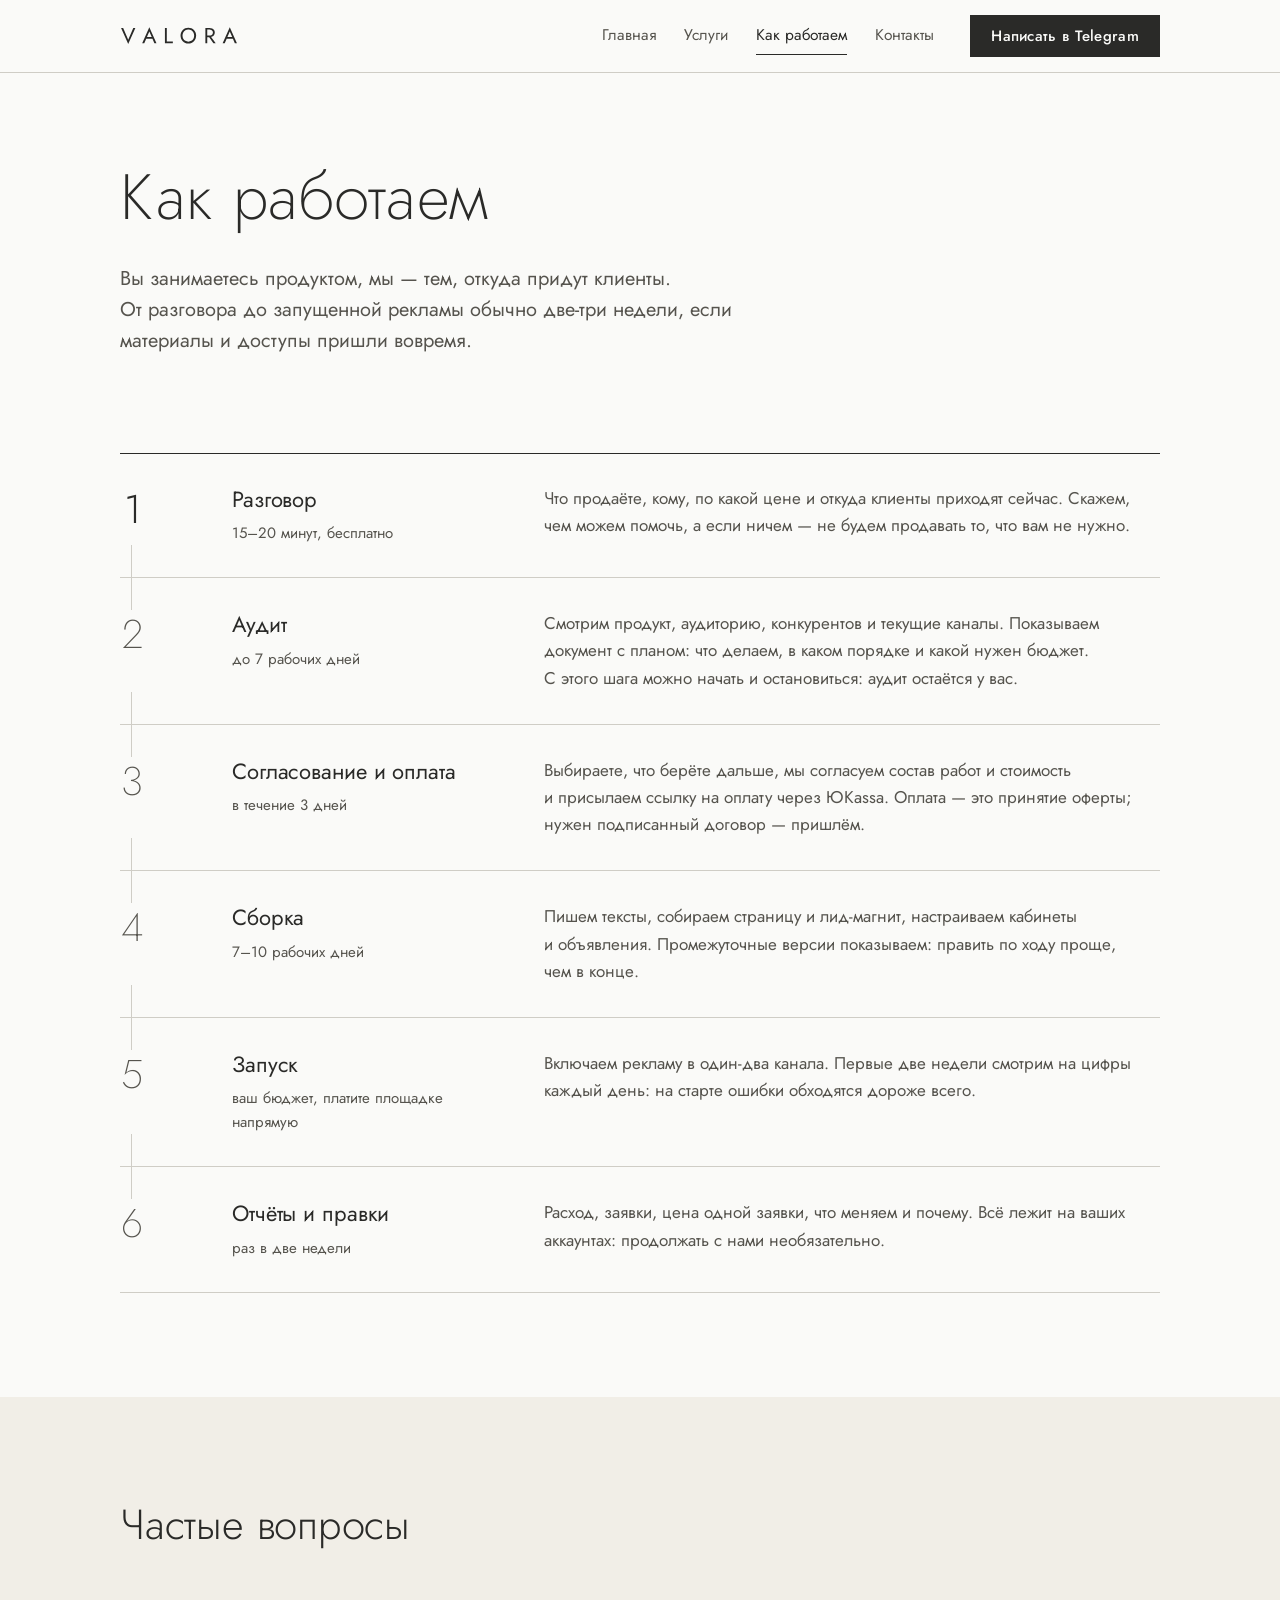
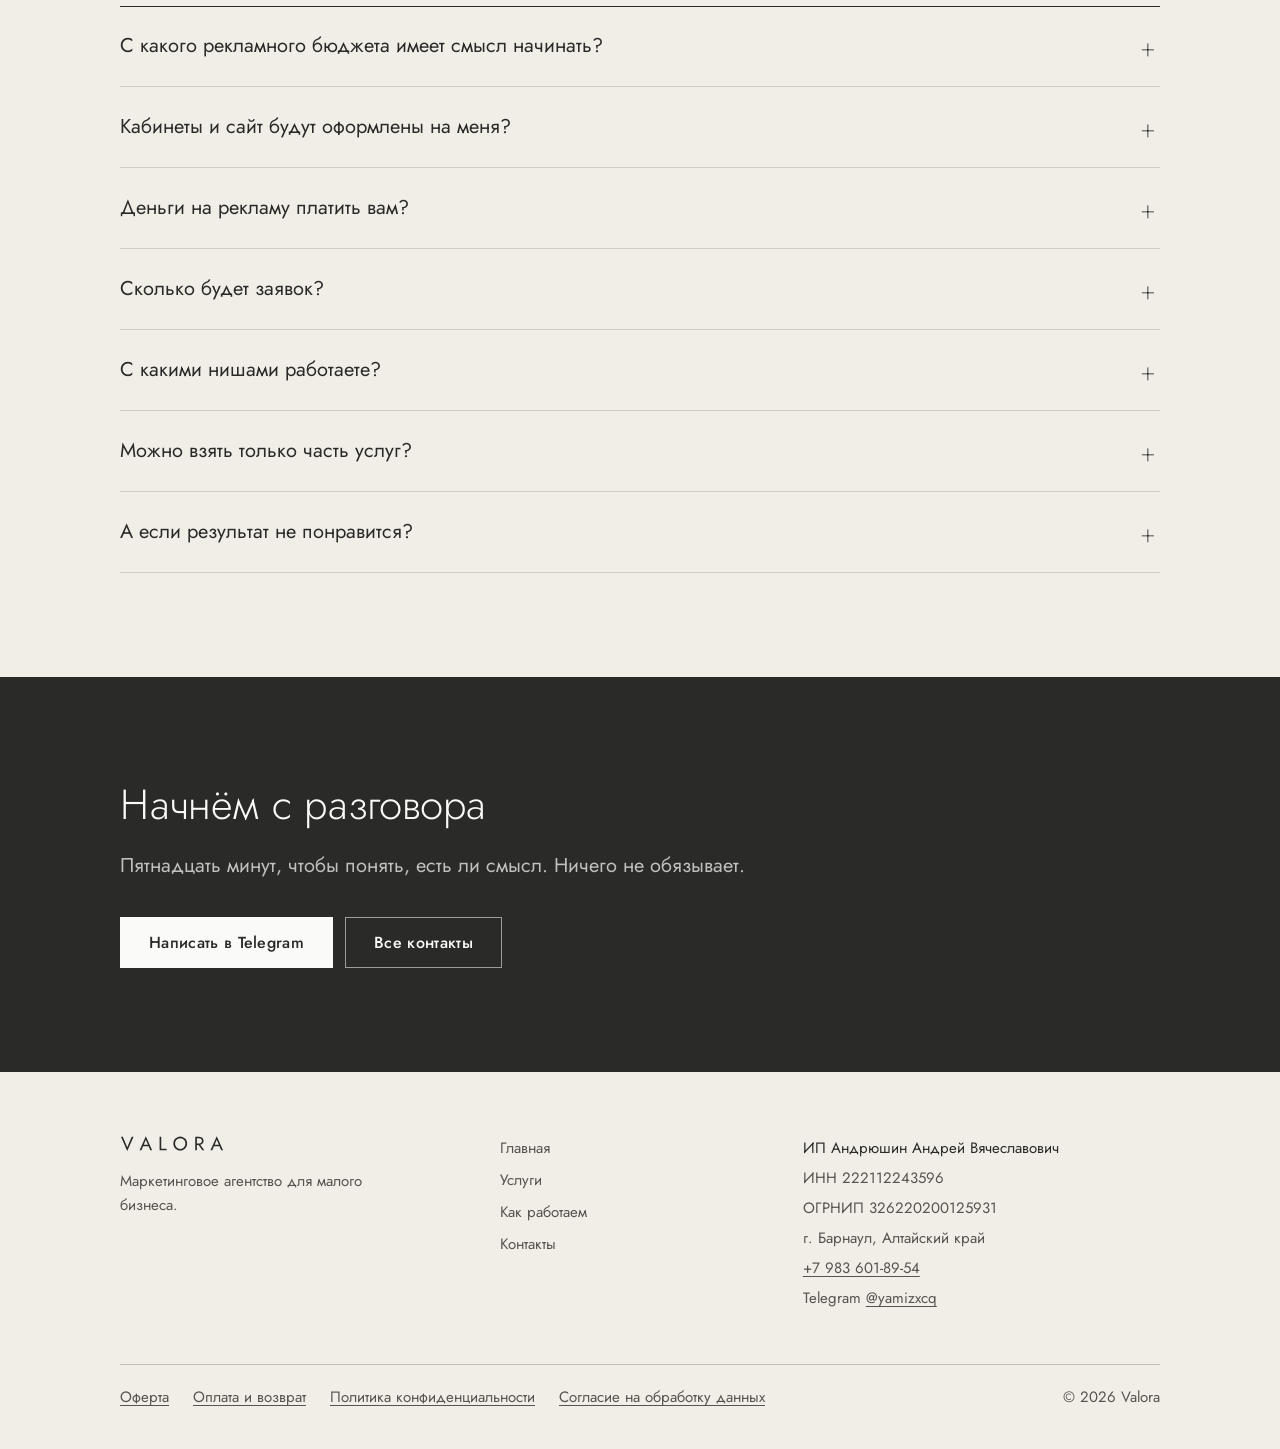
<file: how.html>
<!doctype html>
<html lang="ru">
<head>
<meta charset="utf-8">
<meta name="viewport" content="width=device-width, initial-scale=1">
<title>Как работаем — Valora</title>
<meta name="description" content="От первого разговора до отчёта по рекламе: шаги, сроки и что нужно от вас.">
<meta property="og:type" content="website">
<meta property="og:locale" content="ru_RU">
<meta property="og:site_name" content="Valora">
<meta property="og:title" content="Как работаем — Valora">
<meta property="og:description" content="От первого разговора до отчёта по рекламе: шаги, сроки и что нужно от вас.">
<meta property="og:url" content="https://valora-studio.github.io/valora-agency/how.html">
<meta property="og:image" content="https://valora-studio.github.io/valora-agency/img/og.jpg">
<meta property="og:image:width" content="1200">
<meta property="og:image:height" content="630">
<meta name="twitter:card" content="summary_large_image">
<link rel="canonical" href="https://valora-studio.github.io/valora-agency/how.html">
<link rel="icon" href="img/favicon.svg" type="image/svg+xml">
<link rel="icon" href="img/favicon-32.png" sizes="32x32" type="image/png">
<link rel="apple-touch-icon" href="img/apple-touch-icon.png">
<link rel="preload" href="fonts/Jost-cyr-var.woff2" as="font" type="font/woff2" crossorigin>
<script>document.documentElement.classList.add('js')</script>
<link rel="stylesheet" href="styles.css">
</head>
<body>
<header class="top">
  <div class="wrap">
    <a class="brand" href="index.html"><svg role="img" aria-label="Valora" xmlns="http://www.w3.org/2000/svg" viewBox="0 0 5364.0 784.0"><g transform="translate(42.0 742.0) scale(1 -1)" fill="currentColor"><path transform="translate(0.0 0)" d="M330 158 100 700H5L330 -35L655 700H560Z"/><path transform="translate(960.0 0)" d="M147 210H517L487 290H177ZM330 542 450 260 458 240 560 0H655L330 735L5 0H100L204 246L212 264Z"/><path transform="translate(1920.0 0)" d="M80 700V0H440V80H165V700Z"/><path transform="translate(2670.0 0)" d="M130 350Q130 429 164.5 491.0Q199 553 259.0 589.0Q319 625 395 625Q472 625 531.5 589.0Q591 553 625.5 491.0Q660 429 660 350Q660 271 625.5 209.0Q591 147 531.5 111.0Q472 75 395 75Q319 75 259.0 111.0Q199 147 164.5 209.0Q130 271 130 350ZM40 350Q40 274 66.5 208.0Q93 142 141.0 93.5Q189 45 254.0 17.5Q319 -10 395 -10Q472 -10 536.5 17.5Q601 45 649.0 93.5Q697 142 723.5 208.0Q750 274 750 350Q750 427 723.5 492.5Q697 558 649.0 606.5Q601 655 536.5 682.5Q472 710 395 710Q319 710 254.0 682.5Q189 655 141.0 606.5Q93 558 66.5 492.5Q40 427 40 350Z"/><path transform="translate(3760.0 0)" d="M205 345 445 0H550L300 345ZM80 700V0H165V700ZM127 625H270Q315 625 349.5 609.0Q384 593 403.5 563.0Q423 533 423 490Q423 447 403.5 417.0Q384 387 349.5 371.0Q315 355 270 355H127V280H270Q338 280 391.5 305.5Q445 331 476.5 378.5Q508 426 508 490Q508 555 476.5 602.0Q445 649 391.5 674.5Q338 700 270 700H127Z"/><path transform="translate(4620.0 0)" d="M147 210H517L487 290H177ZM330 542 450 260 458 240 560 0H655L330 735L5 0H100L204 246L212 264Z"/></g></svg>
</a>
    <button class="burger" type="button" aria-expanded="false" aria-controls="nav">Меню</button>
    <nav class="nav" id="nav">
      <a href="index.html">Главная</a>
      <a href="services.html">Услуги</a>
      <a href="how.html" aria-current="page">Как работаем</a>
      <a href="contact.html">Контакты</a>
    </nav>
    <a class="btn" href="https://t.me/yamizxcq" target="_blank" rel="noopener">Написать в Telegram</a>
  </div>
</header>
<main>
<section class="hero">
  <div class="wrap">
    <h1>Как работаем</h1>
    <p class="lead">Вы&nbsp;занимаетесь продуктом, мы&nbsp;— тем, откуда придут клиенты. От&nbsp;разговора до&nbsp;запущенной рекламы обычно две-три недели, если материалы и&nbsp;доступы пришли вовремя.</p>
  </div>
</section>

<section class="band">
  <div class="wrap">
    <div class="steps">
      <div class="step">
        <div><h3>Разговор</h3><p class="when">15–20&nbsp;минут, бесплатно</p></div>
        <p>Что продаёте, кому, по&nbsp;какой цене и&nbsp;откуда клиенты приходят сейчас. Скажем, чем можем помочь, а&nbsp;если ничем&nbsp;— не&nbsp;будем продавать то, что вам не&nbsp;нужно.</p>
      </div>
      <div class="step">
        <div><h3>Аудит</h3><p class="when">до&nbsp;7&nbsp;рабочих дней</p></div>
        <p>Смотрим продукт, аудиторию, конкурентов и&nbsp;текущие каналы. Показываем документ с&nbsp;планом: что делаем, в&nbsp;каком порядке и&nbsp;какой нужен бюджет. С&nbsp;этого шага можно начать и&nbsp;остановиться: аудит остаётся у&nbsp;вас.</p>
      </div>
      <div class="step">
        <div><h3>Согласование и&nbsp;оплата</h3><p class="when">в&nbsp;течение 3&nbsp;дней</p></div>
        <p>Выбираете, что берёте дальше, мы&nbsp;согласуем состав работ и&nbsp;стоимость и&nbsp;присылаем ссылку на&nbsp;оплату через ЮKassa. Оплата&nbsp;— это принятие оферты; нужен подписанный договор&nbsp;— пришлём.</p>
      </div>
      <div class="step">
        <div><h3>Сборка</h3><p class="when">7–10&nbsp;рабочих дней</p></div>
        <p>Пишем тексты, собираем страницу и&nbsp;лид-магнит, настраиваем кабинеты и&nbsp;объявления. Промежуточные версии показываем: править по&nbsp;ходу проще, чем в&nbsp;конце.</p>
      </div>
      <div class="step">
        <div><h3>Запуск</h3><p class="when">ваш бюджет, платите площадке напрямую</p></div>
        <p>Включаем рекламу в&nbsp;один-два канала. Первые две недели смотрим на&nbsp;цифры каждый день: на&nbsp;старте ошибки обходятся дороже всего.</p>
      </div>
      <div class="step">
        <div><h3>Отчёты и&nbsp;правки</h3><p class="when">раз в&nbsp;две недели</p></div>
        <p>Расход, заявки, цена одной заявки, что меняем и&nbsp;почему. Всё лежит на&nbsp;ваших аккаунтах: продолжать с&nbsp;нами необязательно.</p>
      </div>
    </div>
  </div>
</section>

<section class="band band--tone">
  <div class="wrap">
    <div class="head">
      <h2>Частые вопросы</h2>
    </div>
    <div class="faq">
      <details>
        <summary>С&nbsp;какого рекламного бюджета имеет смысл начинать?</summary>
        <div><p>Назвать сумму до&nbsp;аудита было бы&nbsp;гаданием: она зависит от&nbsp;ниши, среднего чека и&nbsp;региона. Скажем только, что очень маленький бюджет редко набирает достаточно показов, чтобы по&nbsp;нему можно было что-то решить. На&nbsp;аудите посчитаем конкретно.</p></div>
      </details>
      <details>
        <summary>Кабинеты и&nbsp;сайт будут оформлены на&nbsp;меня?</summary>
        <div><p>Да. Рекламные кабинеты, счётчики, домен и&nbsp;страница создаются на&nbsp;ваши аккаунты, мы&nbsp;работаем по&nbsp;выданному доступу. Если решите закончить сотрудничество, всё останется у&nbsp;вас.</p></div>
      </details>
      <details>
        <summary>Деньги на&nbsp;рекламу платить вам?</summary>
        <div><p>Нет. Бюджет вы&nbsp;вносите площадке сами. Мы&nbsp;не принимаем его и&nbsp;не переводим дальше&nbsp;— в&nbsp;нашей оплате только работа агентства.</p></div>
      </details>
      <details>
        <summary>Сколько будет заявок?</summary>
        <div><p>Заранее не&nbsp;знает никто, и&nbsp;цифр мы&nbsp;не обещаем. Заявки зависят от&nbsp;бюджета, ниши, чека и&nbsp;от того, как быстро вы&nbsp;отвечаете. Зато раз в&nbsp;две недели показываем, сколько их&nbsp;пришло, откуда и&nbsp;во сколько каждая обошлась.</p></div>
      </details>
      <details>
        <summary>С&nbsp;какими нишами работаете?</summary>
        <div><p>Лучше всего подходят услуги с&nbsp;консультацией перед покупкой: психологи и&nbsp;коучи, юристы, ремонт, мебель на&nbsp;заказ, недвижимость, онлайн-школы, локальные сервисы. Не&nbsp;берёмся за&nbsp;товары с&nbsp;копеечным чеком, где реклама не&nbsp;окупится, и&nbsp;за то, что нельзя рекламировать по&nbsp;закону.</p></div>
      </details>
      <details>
        <summary>Можно взять только часть услуг?</summary>
        <div><p>Да, каждая услуга продаётся отдельно. Например, только аудит: он&nbsp;остаётся у&nbsp;вас, и&nbsp;по нему можно работать с&nbsp;любым подрядчиком.</p></div>
      </details>
      <details>
        <summary>А&nbsp;если результат не&nbsp;понравится?</summary>
        <div><p>После передачи у&nbsp;вас три дня, чтобы принять работу или прислать замечания. Обоснованные замечания дорабатываем. Если откажетесь до&nbsp;начала работы, вернём оплату полностью, в&nbsp;процессе&nbsp;— за&nbsp;вычетом того, что уже сделано, по&nbsp;стоимости из&nbsp;согласованного состава работ.</p></div>
      </details>
    </div>
  </div>
</section>

<section class="band band--ink cta">
  <div class="wrap">
    <h2>Начнём с&nbsp;разговора</h2>
    <p class="lead">Пятнадцать минут, чтобы понять, есть ли&nbsp;смысл. Ничего не&nbsp;обязывает.</p>
    <div class="actions">
      <a class="btn btn--on-ink" href="https://t.me/yamizxcq">Написать в&nbsp;Telegram</a>
      <a class="btn btn--on-ink-ghost" href="contact.html">Все контакты</a>
    </div>
  </div>
</section>
</main>
<footer class="foot">
  <div class="wrap">
    <div class="foot__grid">
      <div>
        <a class="brand" href="index.html"><svg role="img" aria-label="Valora" xmlns="http://www.w3.org/2000/svg" viewBox="0 0 5364.0 784.0"><g transform="translate(42.0 742.0) scale(1 -1)" fill="currentColor"><path transform="translate(0.0 0)" d="M330 158 100 700H5L330 -35L655 700H560Z"/><path transform="translate(960.0 0)" d="M147 210H517L487 290H177ZM330 542 450 260 458 240 560 0H655L330 735L5 0H100L204 246L212 264Z"/><path transform="translate(1920.0 0)" d="M80 700V0H440V80H165V700Z"/><path transform="translate(2670.0 0)" d="M130 350Q130 429 164.5 491.0Q199 553 259.0 589.0Q319 625 395 625Q472 625 531.5 589.0Q591 553 625.5 491.0Q660 429 660 350Q660 271 625.5 209.0Q591 147 531.5 111.0Q472 75 395 75Q319 75 259.0 111.0Q199 147 164.5 209.0Q130 271 130 350ZM40 350Q40 274 66.5 208.0Q93 142 141.0 93.5Q189 45 254.0 17.5Q319 -10 395 -10Q472 -10 536.5 17.5Q601 45 649.0 93.5Q697 142 723.5 208.0Q750 274 750 350Q750 427 723.5 492.5Q697 558 649.0 606.5Q601 655 536.5 682.5Q472 710 395 710Q319 710 254.0 682.5Q189 655 141.0 606.5Q93 558 66.5 492.5Q40 427 40 350Z"/><path transform="translate(3760.0 0)" d="M205 345 445 0H550L300 345ZM80 700V0H165V700ZM127 625H270Q315 625 349.5 609.0Q384 593 403.5 563.0Q423 533 423 490Q423 447 403.5 417.0Q384 387 349.5 371.0Q315 355 270 355H127V280H270Q338 280 391.5 305.5Q445 331 476.5 378.5Q508 426 508 490Q508 555 476.5 602.0Q445 649 391.5 674.5Q338 700 270 700H127Z"/><path transform="translate(4620.0 0)" d="M147 210H517L487 290H177ZM330 542 450 260 458 240 560 0H655L330 735L5 0H100L204 246L212 264Z"/></g></svg>
</a>
        <p class="foot__tag">Маркетинговое агентство для малого бизнеса.</p>
      </div>
      <ul>
        <li><a href="index.html">Главная</a></li>
        <li><a href="services.html">Услуги</a></li>
        <li><a href="how.html">Как работаем</a></li>
        <li><a href="contact.html">Контакты</a></li>
      </ul>
      <div class="foot__req">
        <p>ИП Андрюшин Андрей Вячеславович</p>
        <p>ИНН 222112243596</p>
        <p>ОГРНИП 326220200125931</p>
        <p>г. Барнаул, Алтайский край</p>
        <p><a href="tel:+79836018954">+7 983 601-89-54</a></p>
        <p>Telegram <a href="https://t.me/yamizxcq" target="_blank" rel="noopener">@yamizxcq</a></p>
      </div>
    </div>
    <div class="foot__legal">
    <a href="oferta.html">Оферта</a>
    <a href="payment.html">Оплата и возврат</a>
    <a href="privacy.html">Политика конфиденциальности</a>
    <a href="consent.html">Согласие на обработку данных</a>
    <span>© 2026 Valora</span>
    </div>
  </div>
</footer>
<script src="script.js"></script>
</body>
</html>
</file>
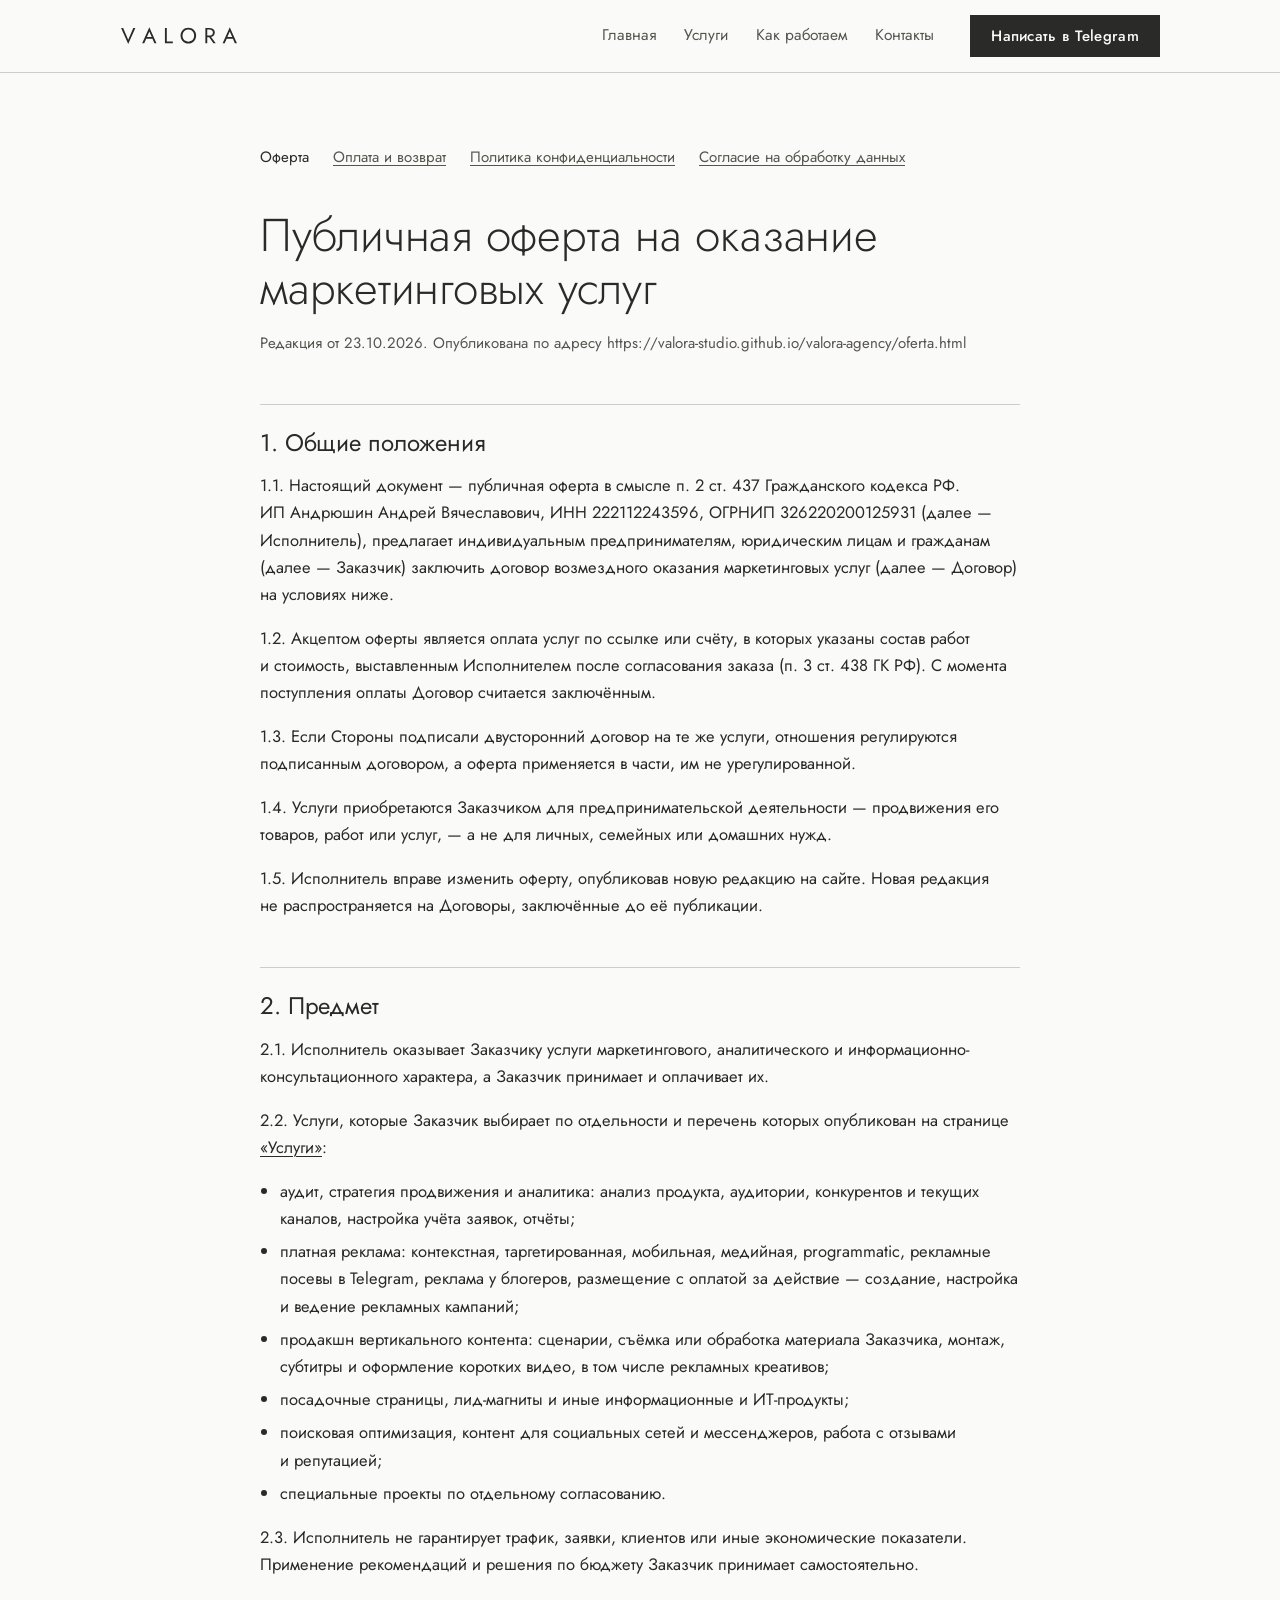
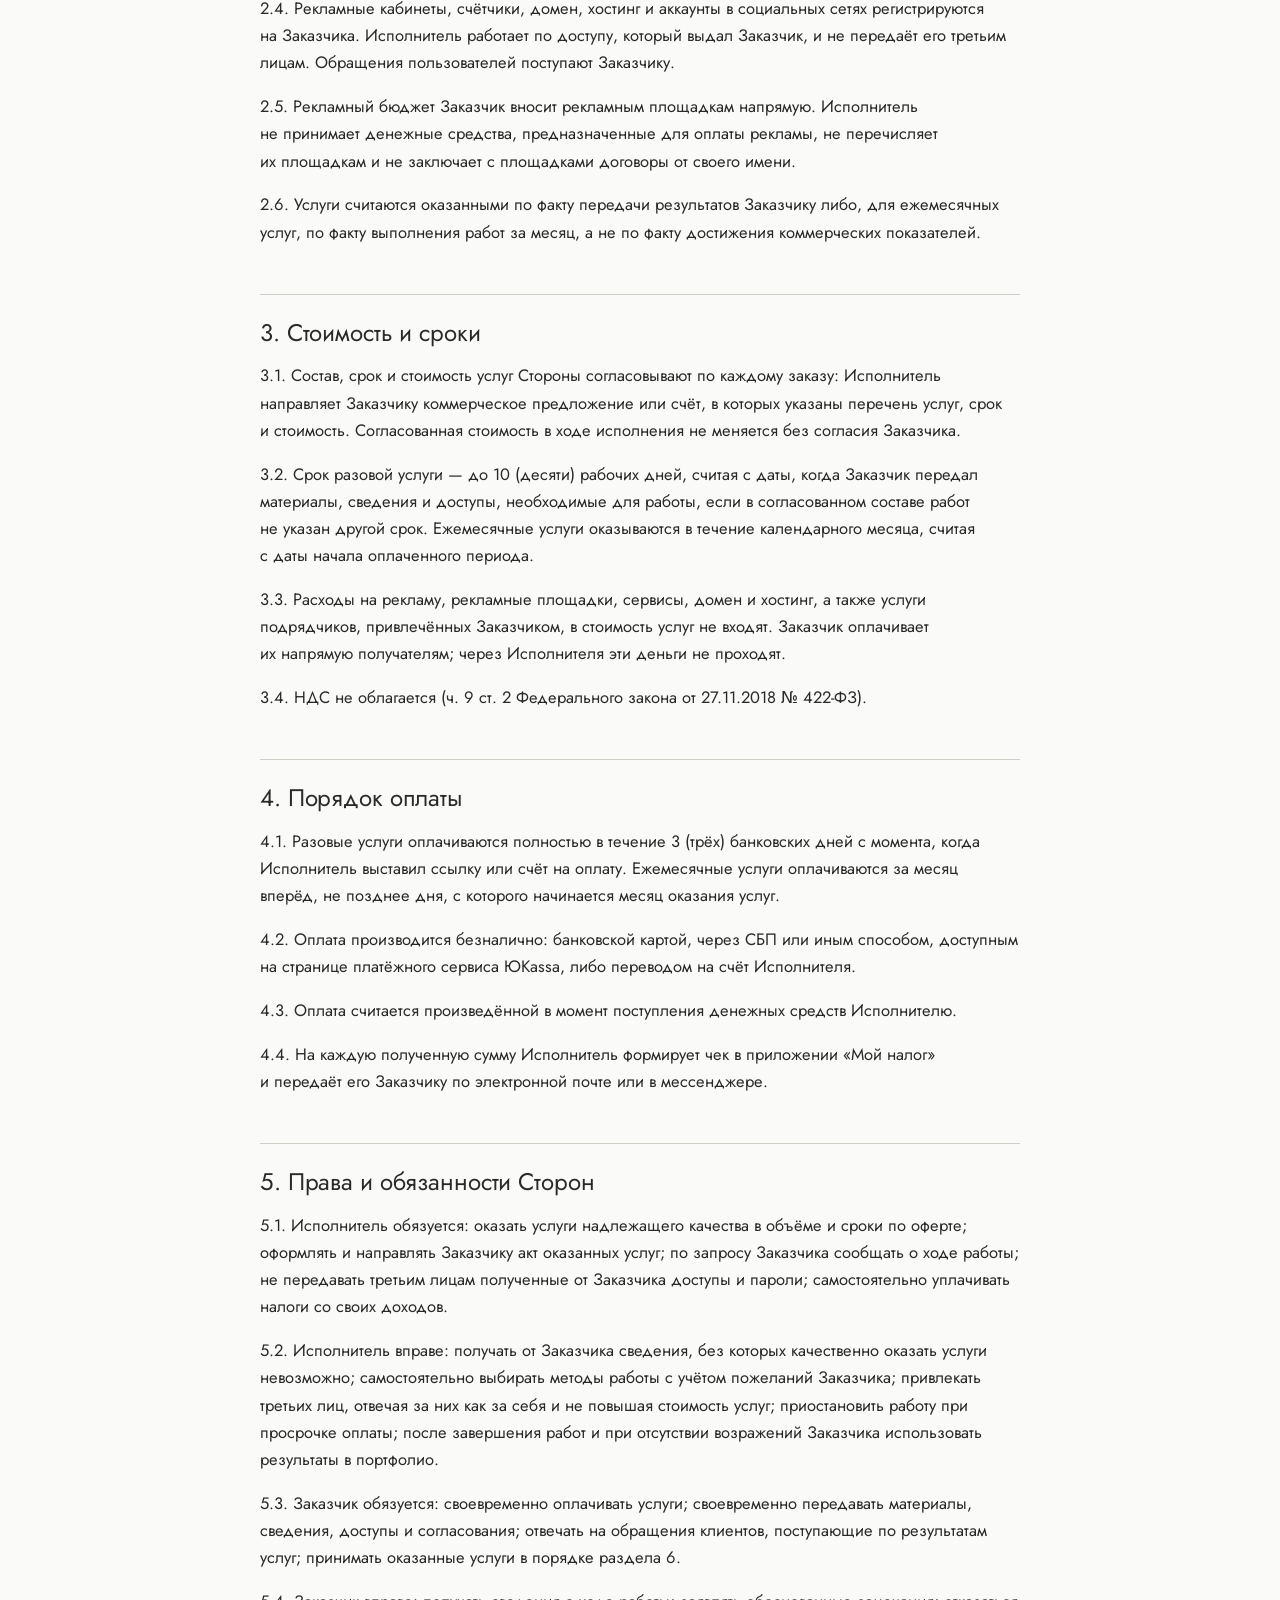
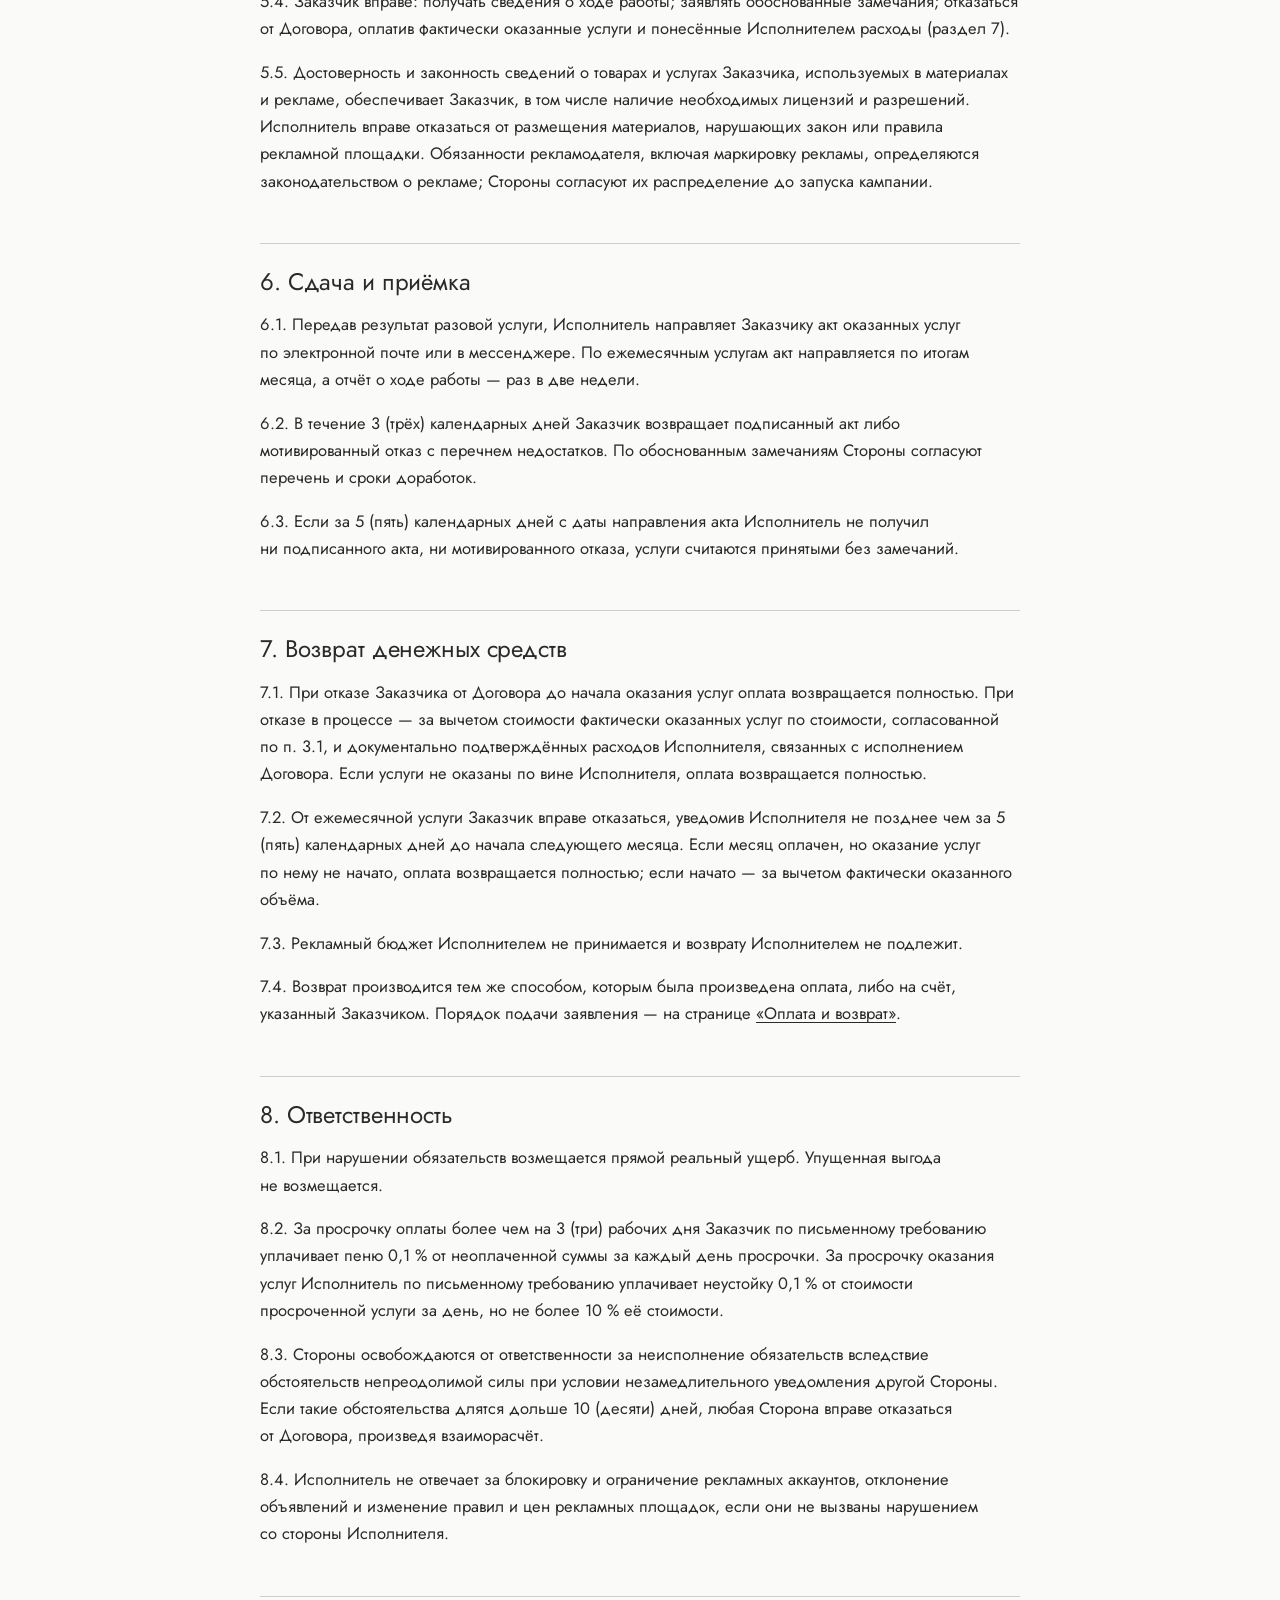
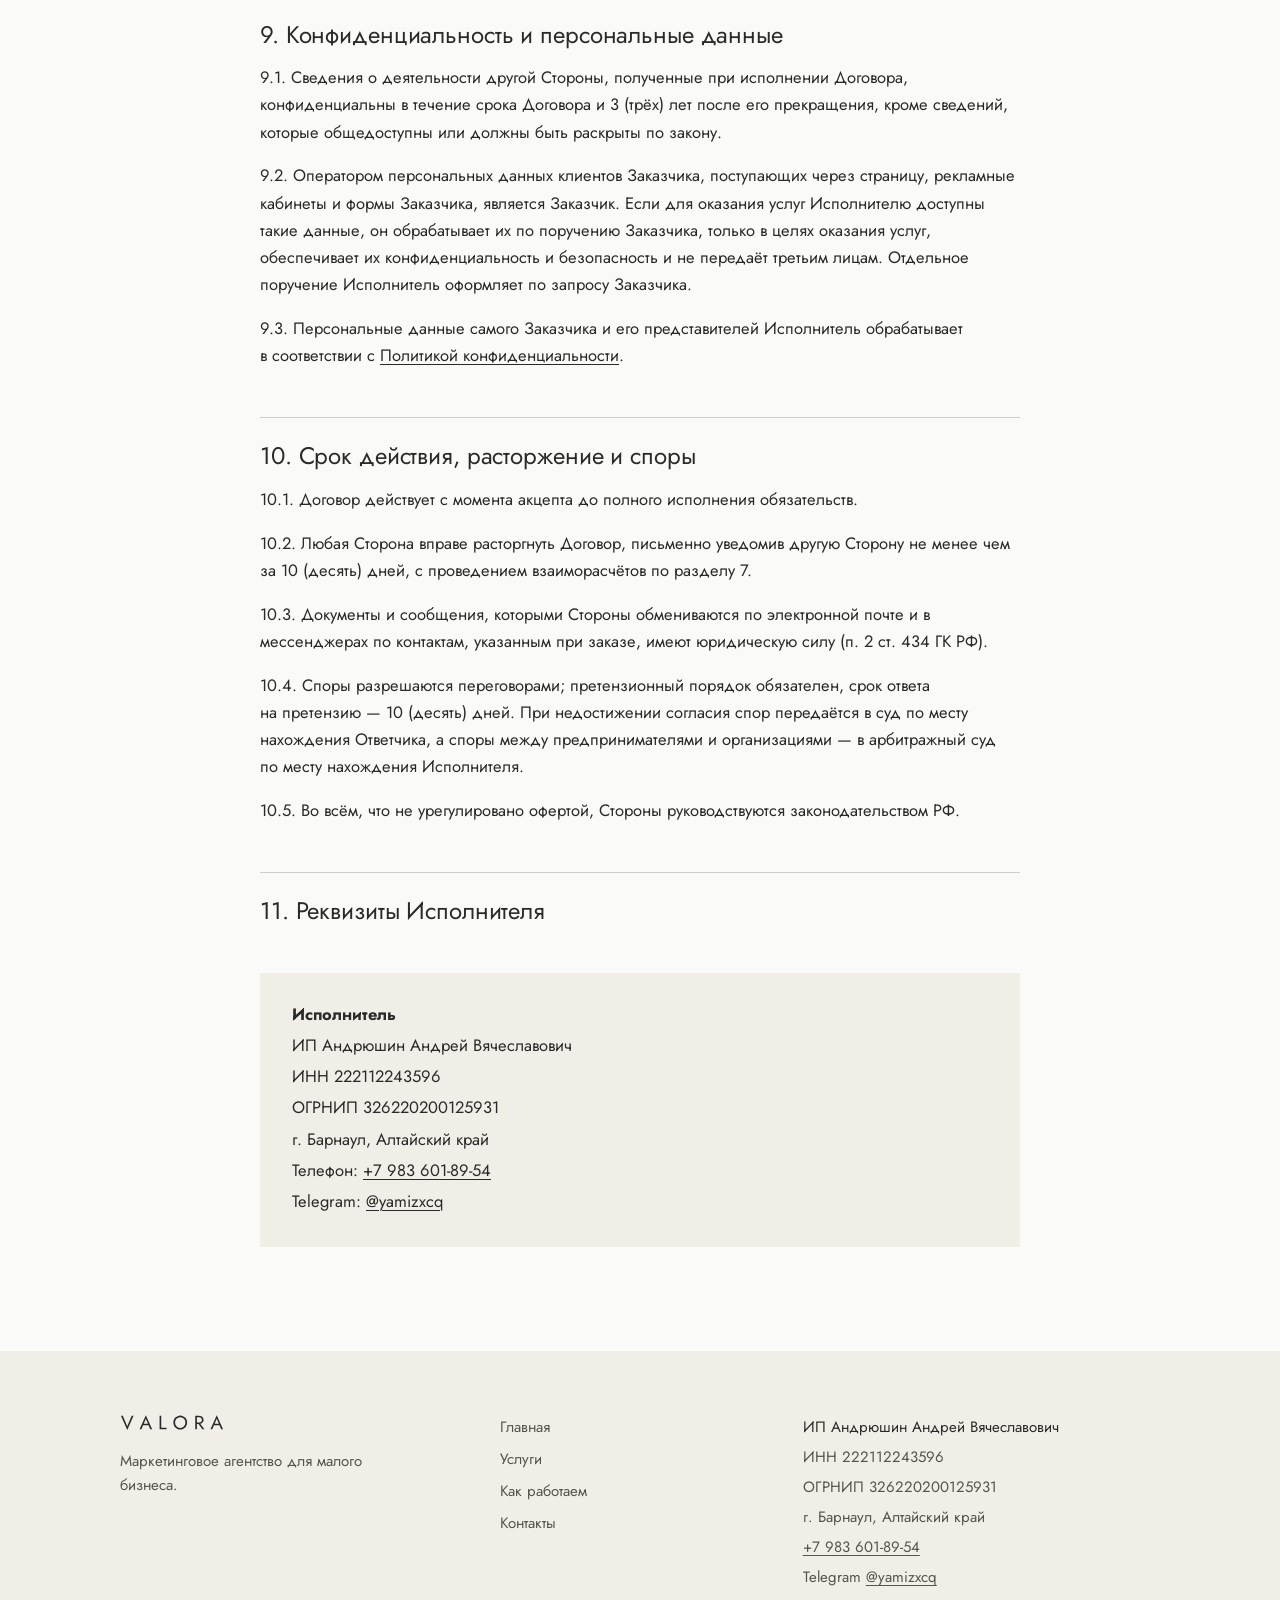
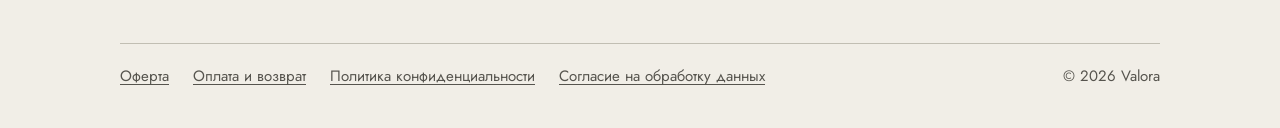
<file: oferta.html>
<!doctype html>
<html lang="ru">
<head>
<meta charset="utf-8">
<meta name="viewport" content="width=device-width, initial-scale=1">
<title>Публичная оферта — Valora</title>
<meta name="description" content="Договор-оферта на оказание маркетинговых услуг: предмет, стоимость, порядок оплаты, приёмки и возврата.">
<meta property="og:type" content="website">
<meta property="og:locale" content="ru_RU">
<meta property="og:site_name" content="Valora">
<meta property="og:title" content="Публичная оферта — Valora">
<meta property="og:description" content="Договор-оферта на оказание маркетинговых услуг: предмет, стоимость, порядок оплаты, приёмки и возврата.">
<meta property="og:url" content="https://valora-studio.github.io/valora-agency/oferta.html">
<meta property="og:image" content="https://valora-studio.github.io/valora-agency/img/og.jpg">
<meta property="og:image:width" content="1200">
<meta property="og:image:height" content="630">
<meta name="twitter:card" content="summary_large_image">
<link rel="canonical" href="https://valora-studio.github.io/valora-agency/oferta.html">
<link rel="icon" href="img/favicon.svg" type="image/svg+xml">
<link rel="icon" href="img/favicon-32.png" sizes="32x32" type="image/png">
<link rel="apple-touch-icon" href="img/apple-touch-icon.png">
<link rel="preload" href="fonts/Jost-cyr-var.woff2" as="font" type="font/woff2" crossorigin>
<script>document.documentElement.classList.add('js')</script>
<link rel="stylesheet" href="styles.css">
</head>
<body>
<header class="top">
  <div class="wrap">
    <a class="brand" href="index.html"><svg role="img" aria-label="Valora" xmlns="http://www.w3.org/2000/svg" viewBox="0 0 5364.0 784.0"><g transform="translate(42.0 742.0) scale(1 -1)" fill="currentColor"><path transform="translate(0.0 0)" d="M330 158 100 700H5L330 -35L655 700H560Z"/><path transform="translate(960.0 0)" d="M147 210H517L487 290H177ZM330 542 450 260 458 240 560 0H655L330 735L5 0H100L204 246L212 264Z"/><path transform="translate(1920.0 0)" d="M80 700V0H440V80H165V700Z"/><path transform="translate(2670.0 0)" d="M130 350Q130 429 164.5 491.0Q199 553 259.0 589.0Q319 625 395 625Q472 625 531.5 589.0Q591 553 625.5 491.0Q660 429 660 350Q660 271 625.5 209.0Q591 147 531.5 111.0Q472 75 395 75Q319 75 259.0 111.0Q199 147 164.5 209.0Q130 271 130 350ZM40 350Q40 274 66.5 208.0Q93 142 141.0 93.5Q189 45 254.0 17.5Q319 -10 395 -10Q472 -10 536.5 17.5Q601 45 649.0 93.5Q697 142 723.5 208.0Q750 274 750 350Q750 427 723.5 492.5Q697 558 649.0 606.5Q601 655 536.5 682.5Q472 710 395 710Q319 710 254.0 682.5Q189 655 141.0 606.5Q93 558 66.5 492.5Q40 427 40 350Z"/><path transform="translate(3760.0 0)" d="M205 345 445 0H550L300 345ZM80 700V0H165V700ZM127 625H270Q315 625 349.5 609.0Q384 593 403.5 563.0Q423 533 423 490Q423 447 403.5 417.0Q384 387 349.5 371.0Q315 355 270 355H127V280H270Q338 280 391.5 305.5Q445 331 476.5 378.5Q508 426 508 490Q508 555 476.5 602.0Q445 649 391.5 674.5Q338 700 270 700H127Z"/><path transform="translate(4620.0 0)" d="M147 210H517L487 290H177ZM330 542 450 260 458 240 560 0H655L330 735L5 0H100L204 246L212 264Z"/></g></svg>
</a>
    <button class="burger" type="button" aria-expanded="false" aria-controls="nav">Меню</button>
    <nav class="nav" id="nav">
      <a href="index.html">Главная</a>
      <a href="services.html">Услуги</a>
      <a href="how.html">Как работаем</a>
      <a href="contact.html">Контакты</a>
    </nav>
    <a class="btn" href="https://t.me/yamizxcq" target="_blank" rel="noopener">Написать в Telegram</a>
  </div>
</header>
<main class="doc">
  <div class="wrap">
    <nav class="doc-nav" aria-label="Документы">
      <a href="oferta.html" aria-current="page">Оферта</a>
      <a href="payment.html">Оплата и возврат</a>
      <a href="privacy.html">Политика конфиденциальности</a>
      <a href="consent.html">Согласие на обработку данных</a>
    </nav>
<h1>Публичная оферта на&nbsp;оказание маркетинговых услуг</h1>
    <p class="meta">Редакция от&nbsp;23.10.2026. Опубликована по&nbsp;адресу https://valora-studio.github.io/valora-agency/oferta.html</p>

    <h2>1. Общие положения</h2>
    <p>1.1. Настоящий документ&nbsp;— публичная оферта в&nbsp;смысле п. 2 ст. 437 Гражданского кодекса РФ. ИП&nbsp;Андрюшин Андрей Вячеславович, ИНН 222112243596, ОГРНИП 326220200125931 (далее&nbsp;— Исполнитель), предлагает индивидуальным предпринимателям, юридическим лицам и&nbsp;гражданам (далее&nbsp;— Заказчик) заключить договор возмездного оказания маркетинговых услуг (далее&nbsp;— Договор) на&nbsp;условиях ниже.</p>
    <p>1.2. Акцептом оферты является оплата услуг по&nbsp;ссылке или счёту, в&nbsp;которых указаны состав работ и&nbsp;стоимость, выставленным Исполнителем после согласования заказа (п. 3 ст. 438 ГК&nbsp;РФ). С&nbsp;момента поступления оплаты Договор считается заключённым.</p>
    <p>1.3. Если Стороны подписали двусторонний договор на&nbsp;те же&nbsp;услуги, отношения регулируются подписанным договором, а&nbsp;оферта применяется в&nbsp;части, им&nbsp;не урегулированной.</p>
    <p>1.4. Услуги приобретаются Заказчиком для предпринимательской деятельности&nbsp;— продвижения его товаров, работ или услуг,&nbsp;— а&nbsp;не для личных, семейных или домашних нужд.</p>
    <p>1.5. Исполнитель вправе изменить оферту, опубликовав новую редакцию на&nbsp;сайте. Новая редакция не&nbsp;распространяется на&nbsp;Договоры, заключённые до&nbsp;её публикации.</p>

    <h2>2. Предмет</h2>
    <p>2.1. Исполнитель оказывает Заказчику услуги маркетингового, аналитического и&nbsp;информационно-консультационного характера, а&nbsp;Заказчик принимает и&nbsp;оплачивает их.</p>
    <p>2.2. Услуги, которые Заказчик выбирает по&nbsp;отдельности и&nbsp;перечень которых опубликован на&nbsp;странице <a href="services.html">«Услуги»</a>:</p>
    <ul>
      <li>аудит, стратегия продвижения и&nbsp;аналитика: анализ продукта, аудитории, конкурентов и&nbsp;текущих каналов, настройка учёта заявок, отчёты;</li>
      <li>платная реклама: контекстная, таргетированная, мобильная, медийная, programmatic, рекламные посевы в&nbsp;Telegram, реклама у&nbsp;блогеров, размещение с&nbsp;оплатой за&nbsp;действие&nbsp;— создание, настройка и&nbsp;ведение рекламных кампаний;</li>
      <li>продакшн вертикального контента: сценарии, съёмка или обработка материала Заказчика, монтаж, субтитры и&nbsp;оформление коротких видео, в&nbsp;том числе рекламных креативов;</li>
      <li>посадочные страницы, лид-магниты и&nbsp;иные информационные и&nbsp;ИТ-продукты;</li>
      <li>поисковая оптимизация, контент для социальных сетей и&nbsp;мессенджеров, работа с&nbsp;отзывами и&nbsp;репутацией;</li>
      <li>специальные проекты по&nbsp;отдельному согласованию.</li>
    </ul>
    <p>2.3. Исполнитель не&nbsp;гарантирует трафик, заявки, клиентов или иные экономические показатели. Применение рекомендаций и&nbsp;решения по&nbsp;бюджету Заказчик принимает самостоятельно.</p>
    <p>2.4. Рекламные кабинеты, счётчики, домен, хостинг и&nbsp;аккаунты в&nbsp;социальных сетях регистрируются на&nbsp;Заказчика. Исполнитель работает по&nbsp;доступу, который выдал Заказчик, и&nbsp;не передаёт его третьим лицам. Обращения пользователей поступают Заказчику.</p>
    <p>2.5. Рекламный бюджет Заказчик вносит рекламным площадкам напрямую. Исполнитель не&nbsp;принимает денежные средства, предназначенные для оплаты рекламы, не&nbsp;перечисляет их&nbsp;площадкам и&nbsp;не заключает с&nbsp;площадками договоры от&nbsp;своего имени.</p>
    <p>2.6. Услуги считаются оказанными по&nbsp;факту передачи результатов Заказчику либо, для ежемесячных услуг, по&nbsp;факту выполнения работ за&nbsp;месяц, а&nbsp;не по&nbsp;факту достижения коммерческих показателей.</p>

    <h2>3. Стоимость и&nbsp;сроки</h2>
    <p>3.1. Состав, срок и&nbsp;стоимость услуг Стороны согласовывают по&nbsp;каждому заказу: Исполнитель направляет Заказчику коммерческое предложение или счёт, в&nbsp;которых указаны перечень услуг, срок и&nbsp;стоимость. Согласованная стоимость в&nbsp;ходе исполнения не&nbsp;меняется без согласия Заказчика.</p>
    <p>3.2. Срок разовой услуги&nbsp;— до&nbsp;10 (десяти) рабочих дней, считая с&nbsp;даты, когда Заказчик передал материалы, сведения и&nbsp;доступы, необходимые для работы, если в&nbsp;согласованном составе работ не&nbsp;указан другой срок. Ежемесячные услуги оказываются в&nbsp;течение календарного месяца, считая с&nbsp;даты начала оплаченного периода.</p>
    <p>3.3. Расходы на&nbsp;рекламу, рекламные площадки, сервисы, домен и&nbsp;хостинг, а&nbsp;также услуги подрядчиков, привлечённых Заказчиком, в&nbsp;стоимость услуг не&nbsp;входят. Заказчик оплачивает их&nbsp;напрямую получателям; через Исполнителя эти деньги не&nbsp;проходят.</p>
    <p>3.4. НДС не&nbsp;облагается (ч. 9 ст. 2 Федерального закона от&nbsp;27.11.2018 № 422-ФЗ).</p>

    <h2>4. Порядок оплаты</h2>
    <p>4.1. Разовые услуги оплачиваются полностью в&nbsp;течение 3 (трёх) банковских дней с&nbsp;момента, когда Исполнитель выставил ссылку или счёт на&nbsp;оплату. Ежемесячные услуги оплачиваются за&nbsp;месяц вперёд, не&nbsp;позднее дня, с&nbsp;которого начинается месяц оказания услуг.</p>
    <p>4.2. Оплата производится безналично: банковской картой, через СБП или иным способом, доступным на&nbsp;странице платёжного сервиса ЮKassa, либо переводом на&nbsp;счёт Исполнителя.</p>
    <p>4.3. Оплата считается произведённой в&nbsp;момент поступления денежных средств Исполнителю.</p>
    <p>4.4. На&nbsp;каждую полученную сумму Исполнитель формирует чек в&nbsp;приложении «Мой налог» и&nbsp;передаёт его Заказчику по&nbsp;электронной почте или в&nbsp;мессенджере.</p>

    <h2>5. Права и&nbsp;обязанности Сторон</h2>
    <p>5.1. Исполнитель обязуется: оказать услуги надлежащего качества в&nbsp;объёме и&nbsp;сроки по&nbsp;оферте; оформлять и&nbsp;направлять Заказчику акт оказанных услуг; по&nbsp;запросу Заказчика сообщать о&nbsp;ходе работы; не&nbsp;передавать третьим лицам полученные от&nbsp;Заказчика доступы и&nbsp;пароли; самостоятельно уплачивать налоги со&nbsp;своих доходов.</p>
    <p>5.2. Исполнитель вправе: получать от&nbsp;Заказчика сведения, без которых качественно оказать услуги невозможно; самостоятельно выбирать методы работы с&nbsp;учётом пожеланий Заказчика; привлекать третьих лиц, отвечая за&nbsp;них как за&nbsp;себя и&nbsp;не повышая стоимость услуг; приостановить работу при просрочке оплаты; после завершения работ и&nbsp;при отсутствии возражений Заказчика использовать результаты в&nbsp;портфолио.</p>
    <p>5.3. Заказчик обязуется: своевременно оплачивать услуги; своевременно передавать материалы, сведения, доступы и&nbsp;согласования; отвечать на&nbsp;обращения клиентов, поступающие по&nbsp;результатам услуг; принимать оказанные услуги в&nbsp;порядке раздела 6.</p>
    <p>5.4. Заказчик вправе: получать сведения о&nbsp;ходе работы; заявлять обоснованные замечания; отказаться от&nbsp;Договора, оплатив фактически оказанные услуги и&nbsp;понесённые Исполнителем расходы (раздел 7).</p>
    <p>5.5. Достоверность и&nbsp;законность сведений о&nbsp;товарах и&nbsp;услугах Заказчика, используемых в&nbsp;материалах и&nbsp;рекламе, обеспечивает Заказчик, в&nbsp;том числе наличие необходимых лицензий и&nbsp;разрешений. Исполнитель вправе отказаться от&nbsp;размещения материалов, нарушающих закон или правила рекламной площадки. Обязанности рекламодателя, включая маркировку рекламы, определяются законодательством о&nbsp;рекламе; Стороны согласуют их&nbsp;распределение до&nbsp;запуска кампании.</p>

    <h2>6. Сдача и&nbsp;приёмка</h2>
    <p>6.1. Передав результат разовой услуги, Исполнитель направляет Заказчику акт оказанных услуг по&nbsp;электронной почте или в&nbsp;мессенджере. По&nbsp;ежемесячным услугам акт направляется по&nbsp;итогам месяца, а&nbsp;отчёт о&nbsp;ходе работы&nbsp;— раз в&nbsp;две недели.</p>
    <p>6.2. В&nbsp;течение 3 (трёх) календарных дней Заказчик возвращает подписанный акт либо мотивированный отказ с&nbsp;перечнем недостатков. По&nbsp;обоснованным замечаниям Стороны согласуют перечень и&nbsp;сроки доработок.</p>
    <p>6.3. Если за&nbsp;5 (пять) календарных дней с&nbsp;даты направления акта Исполнитель не&nbsp;получил ни&nbsp;подписанного акта, ни&nbsp;мотивированного отказа, услуги считаются принятыми без замечаний.</p>

    <h2>7. Возврат денежных средств</h2>
    <p>7.1. При отказе Заказчика от&nbsp;Договора до&nbsp;начала оказания услуг оплата возвращается полностью. При отказе в&nbsp;процессе&nbsp;— за&nbsp;вычетом стоимости фактически оказанных услуг по&nbsp;стоимости, согласованной по&nbsp;п. 3.1, и&nbsp;документально подтверждённых расходов Исполнителя, связанных с&nbsp;исполнением Договора. Если услуги не&nbsp;оказаны по&nbsp;вине Исполнителя, оплата возвращается полностью.</p>
    <p>7.2. От&nbsp;ежемесячной услуги Заказчик вправе отказаться, уведомив Исполнителя не&nbsp;позднее чем за&nbsp;5 (пять) календарных дней до&nbsp;начала следующего месяца. Если месяц оплачен, но&nbsp;оказание услуг по&nbsp;нему не&nbsp;начато, оплата возвращается полностью; если начато&nbsp;— за&nbsp;вычетом фактически оказанного объёма.</p>
    <p>7.3. Рекламный бюджет Исполнителем не&nbsp;принимается и&nbsp;возврату Исполнителем не&nbsp;подлежит.</p>
    <p>7.4. Возврат производится тем же&nbsp;способом, которым была произведена оплата, либо на&nbsp;счёт, указанный Заказчиком. Порядок подачи заявления&nbsp;— на&nbsp;странице <a href="payment.html">«Оплата и&nbsp;возврат»</a>.</p>

    <h2>8. Ответственность</h2>
    <p>8.1. При нарушении обязательств возмещается прямой реальный ущерб. Упущенная выгода не&nbsp;возмещается.</p>
    <p>8.2. За&nbsp;просрочку оплаты более чем на&nbsp;3 (три) рабочих дня Заказчик по&nbsp;письменному требованию уплачивает пеню 0,1&nbsp;% от&nbsp;неоплаченной суммы за&nbsp;каждый день просрочки. За&nbsp;просрочку оказания услуг Исполнитель по&nbsp;письменному требованию уплачивает неустойку 0,1&nbsp;% от&nbsp;стоимости просроченной услуги за&nbsp;день, но&nbsp;не более 10&nbsp;% её&nbsp;стоимости.</p>
    <p>8.3. Стороны освобождаются от&nbsp;ответственности за&nbsp;неисполнение обязательств вследствие обстоятельств непреодолимой силы при условии незамедлительного уведомления другой Стороны. Если такие обстоятельства длятся дольше 10 (десяти) дней, любая Сторона вправе отказаться от&nbsp;Договора, произведя взаиморасчёт.</p>
    <p>8.4. Исполнитель не&nbsp;отвечает за&nbsp;блокировку и&nbsp;ограничение рекламных аккаунтов, отклонение объявлений и&nbsp;изменение правил и&nbsp;цен рекламных площадок, если они не&nbsp;вызваны нарушением со&nbsp;стороны Исполнителя.</p>

    <h2>9. Конфиденциальность и&nbsp;персональные данные</h2>
    <p>9.1. Сведения о&nbsp;деятельности другой Стороны, полученные при исполнении Договора, конфиденциальны в&nbsp;течение срока Договора и&nbsp;3 (трёх) лет после его прекращения, кроме сведений, которые общедоступны или должны быть раскрыты по&nbsp;закону.</p>
    <p>9.2. Оператором персональных данных клиентов Заказчика, поступающих через страницу, рекламные кабинеты и&nbsp;формы Заказчика, является Заказчик. Если для оказания услуг Исполнителю доступны такие данные, он&nbsp;обрабатывает их&nbsp;по поручению Заказчика, только в&nbsp;целях оказания услуг, обеспечивает их&nbsp;конфиденциальность и&nbsp;безопасность и&nbsp;не передаёт третьим лицам. Отдельное поручение Исполнитель оформляет по&nbsp;запросу Заказчика.</p>
    <p>9.3. Персональные данные самого Заказчика и&nbsp;его представителей Исполнитель обрабатывает в&nbsp;соответствии с <a href="privacy.html">Политикой конфиденциальности</a>.</p>

    <h2>10. Срок действия, расторжение и&nbsp;споры</h2>
    <p>10.1. Договор действует с&nbsp;момента акцепта до&nbsp;полного исполнения обязательств.</p>
    <p>10.2. Любая Сторона вправе расторгнуть Договор, письменно уведомив другую Сторону не&nbsp;менее чем за&nbsp;10 (десять) дней, с&nbsp;проведением взаиморасчётов по&nbsp;разделу 7.</p>
    <p>10.3. Документы и&nbsp;сообщения, которыми Стороны обмениваются по&nbsp;электронной почте и&nbsp;в мессенджерах по&nbsp;контактам, указанным при заказе, имеют юридическую силу (п. 2 ст. 434 ГК&nbsp;РФ).</p>
    <p>10.4. Споры разрешаются переговорами; претензионный порядок обязателен, срок ответа на&nbsp;претензию&nbsp;— 10 (десять) дней. При недостижении согласия спор передаётся в&nbsp;суд по&nbsp;месту нахождения Ответчика, а&nbsp;споры между предпринимателями и&nbsp;организациями&nbsp;— в&nbsp;арбитражный суд по&nbsp;месту нахождения Исполнителя.</p>
    <p>10.5. Во&nbsp;всём, что не&nbsp;урегулировано офертой, Стороны руководствуются законодательством РФ.</p>

    <h2>11. Реквизиты Исполнителя</h2>
    <div class="req">
      <p><b>Исполнитель</b></p>
      <p>ИП&nbsp;Андрюшин Андрей Вячеславович</p>
      <p>ИНН 222112243596</p>
      <p>ОГРНИП 326220200125931</p>
      <p>г. Барнаул, Алтайский край</p>
      <p>Телефон: <a href="tel:+79836018954">+7&nbsp;983 601-89-54</a></p>
      <p>Telegram: <a href="https://t.me/yamizxcq" target="_blank" rel="noopener">@yamizxcq</a></p>
    </div>
  </div>
</main>
<footer class="foot">
  <div class="wrap">
    <div class="foot__grid">
      <div>
        <a class="brand" href="index.html"><svg role="img" aria-label="Valora" xmlns="http://www.w3.org/2000/svg" viewBox="0 0 5364.0 784.0"><g transform="translate(42.0 742.0) scale(1 -1)" fill="currentColor"><path transform="translate(0.0 0)" d="M330 158 100 700H5L330 -35L655 700H560Z"/><path transform="translate(960.0 0)" d="M147 210H517L487 290H177ZM330 542 450 260 458 240 560 0H655L330 735L5 0H100L204 246L212 264Z"/><path transform="translate(1920.0 0)" d="M80 700V0H440V80H165V700Z"/><path transform="translate(2670.0 0)" d="M130 350Q130 429 164.5 491.0Q199 553 259.0 589.0Q319 625 395 625Q472 625 531.5 589.0Q591 553 625.5 491.0Q660 429 660 350Q660 271 625.5 209.0Q591 147 531.5 111.0Q472 75 395 75Q319 75 259.0 111.0Q199 147 164.5 209.0Q130 271 130 350ZM40 350Q40 274 66.5 208.0Q93 142 141.0 93.5Q189 45 254.0 17.5Q319 -10 395 -10Q472 -10 536.5 17.5Q601 45 649.0 93.5Q697 142 723.5 208.0Q750 274 750 350Q750 427 723.5 492.5Q697 558 649.0 606.5Q601 655 536.5 682.5Q472 710 395 710Q319 710 254.0 682.5Q189 655 141.0 606.5Q93 558 66.5 492.5Q40 427 40 350Z"/><path transform="translate(3760.0 0)" d="M205 345 445 0H550L300 345ZM80 700V0H165V700ZM127 625H270Q315 625 349.5 609.0Q384 593 403.5 563.0Q423 533 423 490Q423 447 403.5 417.0Q384 387 349.5 371.0Q315 355 270 355H127V280H270Q338 280 391.5 305.5Q445 331 476.5 378.5Q508 426 508 490Q508 555 476.5 602.0Q445 649 391.5 674.5Q338 700 270 700H127Z"/><path transform="translate(4620.0 0)" d="M147 210H517L487 290H177ZM330 542 450 260 458 240 560 0H655L330 735L5 0H100L204 246L212 264Z"/></g></svg>
</a>
        <p class="foot__tag">Маркетинговое агентство для малого бизнеса.</p>
      </div>
      <ul>
        <li><a href="index.html">Главная</a></li>
        <li><a href="services.html">Услуги</a></li>
        <li><a href="how.html">Как работаем</a></li>
        <li><a href="contact.html">Контакты</a></li>
      </ul>
      <div class="foot__req">
        <p>ИП Андрюшин Андрей Вячеславович</p>
        <p>ИНН 222112243596</p>
        <p>ОГРНИП 326220200125931</p>
        <p>г. Барнаул, Алтайский край</p>
        <p><a href="tel:+79836018954">+7 983 601-89-54</a></p>
        <p>Telegram <a href="https://t.me/yamizxcq" target="_blank" rel="noopener">@yamizxcq</a></p>
      </div>
    </div>
    <div class="foot__legal">
    <a href="oferta.html">Оферта</a>
    <a href="payment.html">Оплата и возврат</a>
    <a href="privacy.html">Политика конфиденциальности</a>
    <a href="consent.html">Согласие на обработку данных</a>
    <span>© 2026 Valora</span>
    </div>
  </div>
</footer>
<script src="script.js"></script>
</body>
</html>
</file>
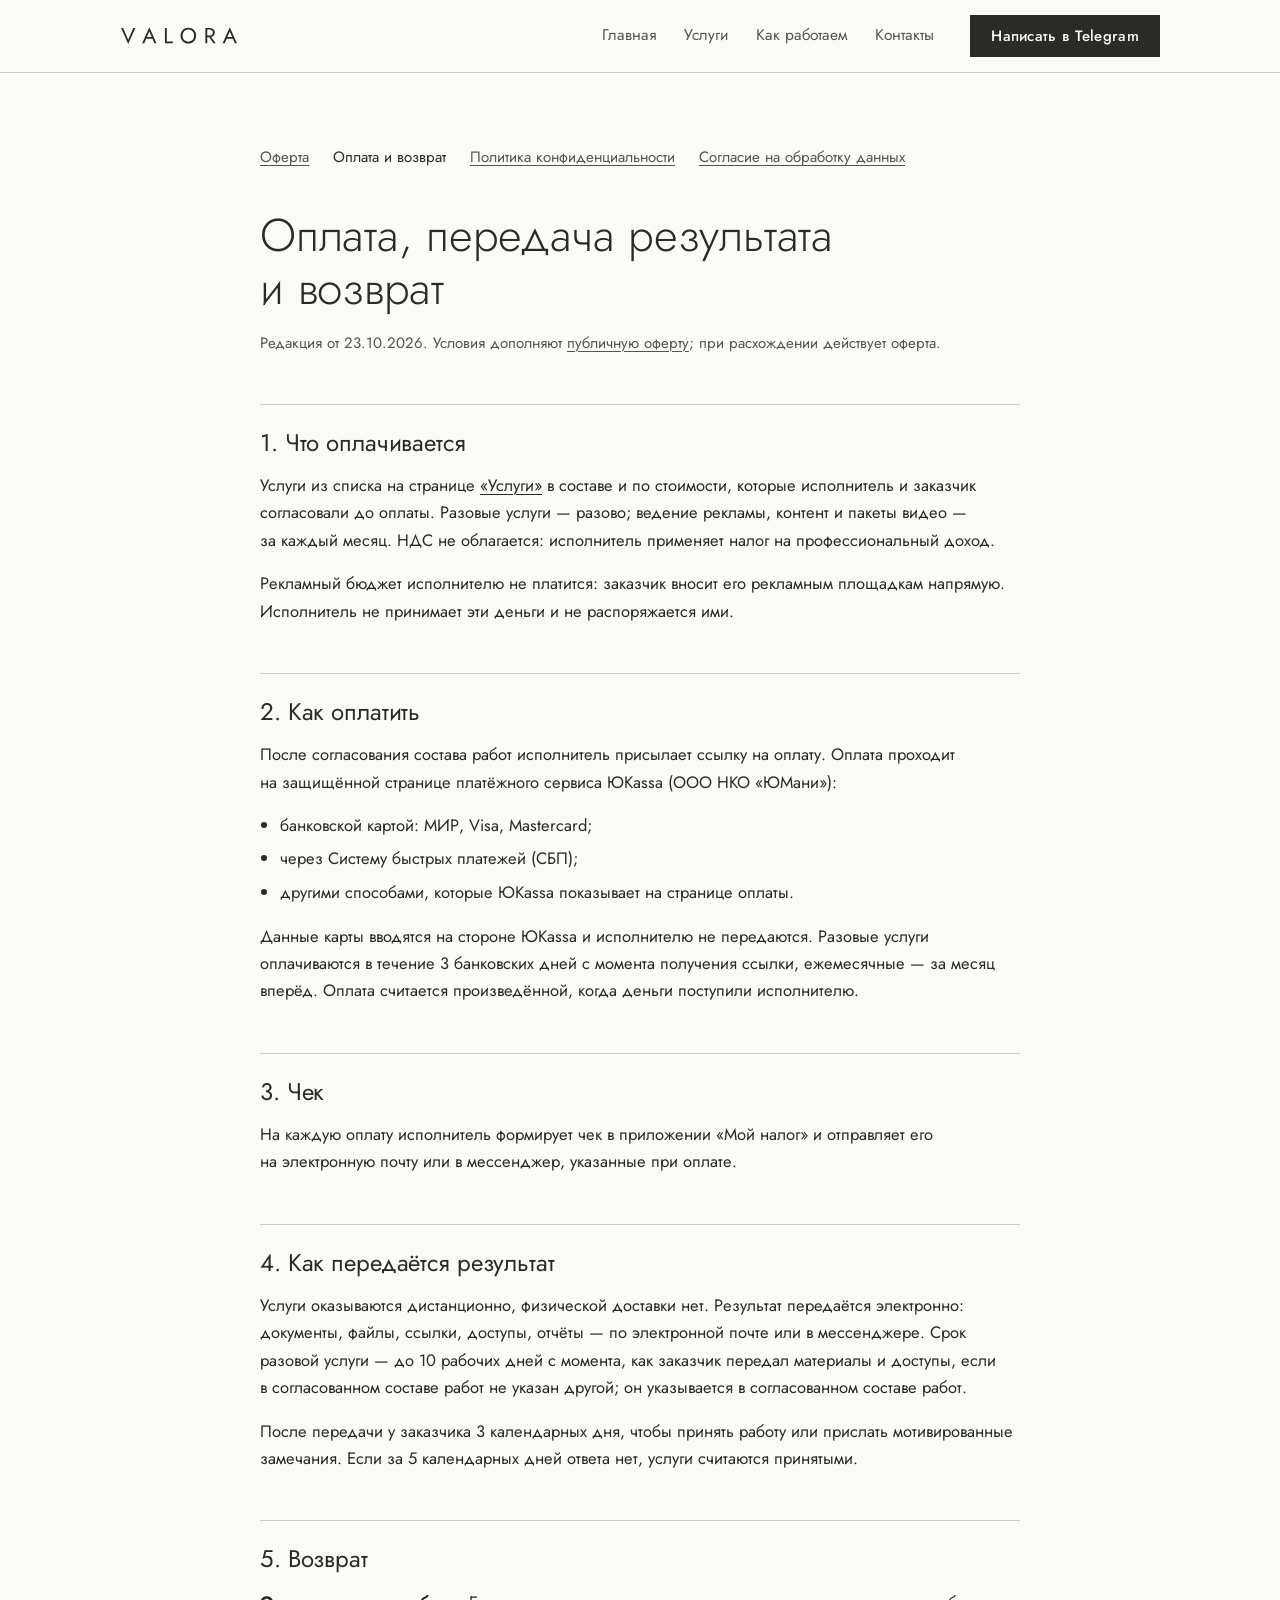
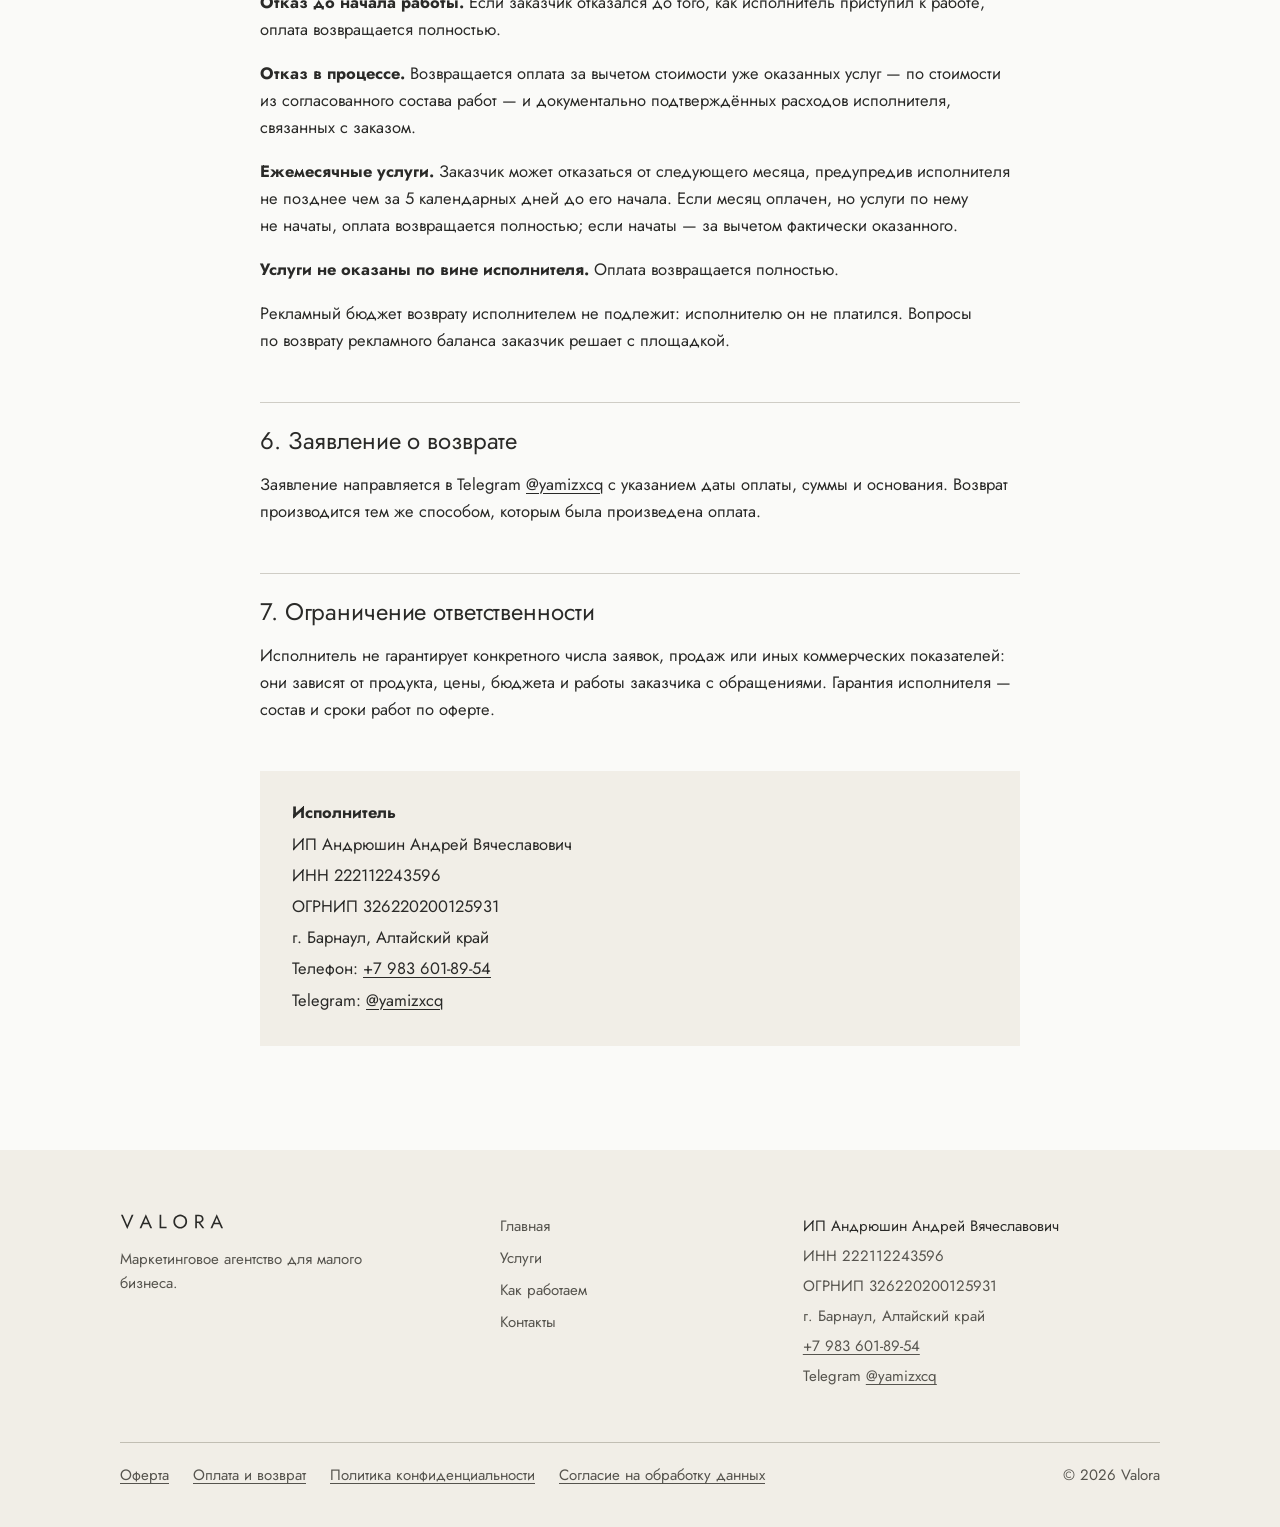
<file: payment.html>
<!doctype html>
<html lang="ru">
<head>
<meta charset="utf-8">
<meta name="viewport" content="width=device-width, initial-scale=1">
<title>Оплата и возврат — Valora</title>
<meta name="description" content="Как оплатить услуги Valora через ЮKassa, как передаётся результат и как вернуть деньги.">
<meta property="og:type" content="website">
<meta property="og:locale" content="ru_RU">
<meta property="og:site_name" content="Valora">
<meta property="og:title" content="Оплата и возврат — Valora">
<meta property="og:description" content="Как оплатить услуги Valora через ЮKassa, как передаётся результат и как вернуть деньги.">
<meta property="og:url" content="https://valora-studio.github.io/valora-agency/payment.html">
<meta property="og:image" content="https://valora-studio.github.io/valora-agency/img/og.jpg">
<meta property="og:image:width" content="1200">
<meta property="og:image:height" content="630">
<meta name="twitter:card" content="summary_large_image">
<link rel="canonical" href="https://valora-studio.github.io/valora-agency/payment.html">
<link rel="icon" href="img/favicon.svg" type="image/svg+xml">
<link rel="icon" href="img/favicon-32.png" sizes="32x32" type="image/png">
<link rel="apple-touch-icon" href="img/apple-touch-icon.png">
<link rel="preload" href="fonts/Jost-cyr-var.woff2" as="font" type="font/woff2" crossorigin>
<script>document.documentElement.classList.add('js')</script>
<link rel="stylesheet" href="styles.css">
</head>
<body>
<header class="top">
  <div class="wrap">
    <a class="brand" href="index.html"><svg role="img" aria-label="Valora" xmlns="http://www.w3.org/2000/svg" viewBox="0 0 5364.0 784.0"><g transform="translate(42.0 742.0) scale(1 -1)" fill="currentColor"><path transform="translate(0.0 0)" d="M330 158 100 700H5L330 -35L655 700H560Z"/><path transform="translate(960.0 0)" d="M147 210H517L487 290H177ZM330 542 450 260 458 240 560 0H655L330 735L5 0H100L204 246L212 264Z"/><path transform="translate(1920.0 0)" d="M80 700V0H440V80H165V700Z"/><path transform="translate(2670.0 0)" d="M130 350Q130 429 164.5 491.0Q199 553 259.0 589.0Q319 625 395 625Q472 625 531.5 589.0Q591 553 625.5 491.0Q660 429 660 350Q660 271 625.5 209.0Q591 147 531.5 111.0Q472 75 395 75Q319 75 259.0 111.0Q199 147 164.5 209.0Q130 271 130 350ZM40 350Q40 274 66.5 208.0Q93 142 141.0 93.5Q189 45 254.0 17.5Q319 -10 395 -10Q472 -10 536.5 17.5Q601 45 649.0 93.5Q697 142 723.5 208.0Q750 274 750 350Q750 427 723.5 492.5Q697 558 649.0 606.5Q601 655 536.5 682.5Q472 710 395 710Q319 710 254.0 682.5Q189 655 141.0 606.5Q93 558 66.5 492.5Q40 427 40 350Z"/><path transform="translate(3760.0 0)" d="M205 345 445 0H550L300 345ZM80 700V0H165V700ZM127 625H270Q315 625 349.5 609.0Q384 593 403.5 563.0Q423 533 423 490Q423 447 403.5 417.0Q384 387 349.5 371.0Q315 355 270 355H127V280H270Q338 280 391.5 305.5Q445 331 476.5 378.5Q508 426 508 490Q508 555 476.5 602.0Q445 649 391.5 674.5Q338 700 270 700H127Z"/><path transform="translate(4620.0 0)" d="M147 210H517L487 290H177ZM330 542 450 260 458 240 560 0H655L330 735L5 0H100L204 246L212 264Z"/></g></svg>
</a>
    <button class="burger" type="button" aria-expanded="false" aria-controls="nav">Меню</button>
    <nav class="nav" id="nav">
      <a href="index.html">Главная</a>
      <a href="services.html">Услуги</a>
      <a href="how.html">Как работаем</a>
      <a href="contact.html">Контакты</a>
    </nav>
    <a class="btn" href="https://t.me/yamizxcq" target="_blank" rel="noopener">Написать в Telegram</a>
  </div>
</header>
<main class="doc">
  <div class="wrap">
    <nav class="doc-nav" aria-label="Документы">
      <a href="oferta.html">Оферта</a>
      <a href="payment.html" aria-current="page">Оплата и возврат</a>
      <a href="privacy.html">Политика конфиденциальности</a>
      <a href="consent.html">Согласие на обработку данных</a>
    </nav>
<h1>Оплата, передача результата и&nbsp;возврат</h1>
    <p class="meta">Редакция от&nbsp;23.10.2026. Условия дополняют <a href="oferta.html">публичную оферту</a>; при расхождении действует оферта.</p>

    <h2>1. Что оплачивается</h2>
    <p>Услуги из&nbsp;списка на&nbsp;странице <a href="services.html">«Услуги»</a> в&nbsp;составе и&nbsp;по стоимости, которые исполнитель и&nbsp;заказчик согласовали до&nbsp;оплаты. Разовые услуги&nbsp;— разово; ведение рекламы, контент и&nbsp;пакеты видео&nbsp;— за&nbsp;каждый месяц. НДС не&nbsp;облагается: исполнитель применяет налог на&nbsp;профессиональный доход.</p>
    <p>Рекламный бюджет исполнителю не&nbsp;платится: заказчик вносит его рекламным площадкам напрямую. Исполнитель не&nbsp;принимает эти деньги и&nbsp;не распоряжается ими.</p>

    <h2>2. Как оплатить</h2>
    <p>После согласования состава работ исполнитель присылает ссылку на&nbsp;оплату. Оплата проходит на&nbsp;защищённой странице платёжного сервиса ЮKassa (ООО НКО «ЮМани»):</p>
    <ul>
      <li>банковской картой: МИР, Visa, Mastercard;</li>
      <li>через Систему быстрых платежей (СБП);</li>
      <li>другими способами, которые ЮKassa показывает на&nbsp;странице оплаты.</li>
    </ul>
    <p>Данные карты вводятся на&nbsp;стороне ЮKassa и&nbsp;исполнителю не&nbsp;передаются. Разовые услуги оплачиваются в&nbsp;течение 3&nbsp;банковских дней с&nbsp;момента получения ссылки, ежемесячные&nbsp;— за&nbsp;месяц вперёд. Оплата считается произведённой, когда деньги поступили исполнителю.</p>

    <h2>3. Чек</h2>
    <p>На&nbsp;каждую оплату исполнитель формирует чек в&nbsp;приложении «Мой налог» и&nbsp;отправляет его на&nbsp;электронную почту или в&nbsp;мессенджер, указанные при оплате.</p>

    <h2>4. Как передаётся результат</h2>
    <p>Услуги оказываются дистанционно, физической доставки нет. Результат передаётся электронно: документы, файлы, ссылки, доступы, отчёты&nbsp;— по&nbsp;электронной почте или в&nbsp;мессенджере. Срок разовой услуги&nbsp;— до&nbsp;10&nbsp;рабочих дней с&nbsp;момента, как заказчик передал материалы и&nbsp;доступы, если в&nbsp;согласованном составе работ не&nbsp;указан другой; он&nbsp;указывается в&nbsp;согласованном составе работ.</p>
    <p>После передачи у&nbsp;заказчика 3&nbsp;календарных дня, чтобы принять работу или прислать мотивированные замечания. Если за&nbsp;5&nbsp;календарных дней ответа нет, услуги считаются принятыми.</p>

    <h2>5. Возврат</h2>
    <p><b>Отказ до&nbsp;начала работы.</b> Если заказчик отказался до&nbsp;того, как исполнитель приступил к&nbsp;работе, оплата возвращается полностью.</p>
    <p><b>Отказ в&nbsp;процессе.</b> Возвращается оплата за&nbsp;вычетом стоимости уже оказанных услуг&nbsp;— по&nbsp;стоимости из&nbsp;согласованного состава работ&nbsp;— и&nbsp;документально подтверждённых расходов исполнителя, связанных с&nbsp;заказом.</p>
    <p><b>Ежемесячные услуги.</b> Заказчик может отказаться от&nbsp;следующего месяца, предупредив исполнителя не&nbsp;позднее чем за&nbsp;5&nbsp;календарных дней до&nbsp;его начала. Если месяц оплачен, но&nbsp;услуги по&nbsp;нему не&nbsp;начаты, оплата возвращается полностью; если начаты&nbsp;— за&nbsp;вычетом фактически оказанного.</p>
    <p><b>Услуги не&nbsp;оказаны по&nbsp;вине исполнителя.</b> Оплата возвращается полностью.</p>
    <p>Рекламный бюджет возврату исполнителем не&nbsp;подлежит: исполнителю он&nbsp;не платился. Вопросы по&nbsp;возврату рекламного баланса заказчик решает с&nbsp;площадкой.</p>

    <h2>6. Заявление о&nbsp;возврате</h2>
    <p>Заявление направляется в&nbsp;Telegram <a href="https://t.me/yamizxcq" target="_blank" rel="noopener">@yamizxcq</a> с&nbsp;указанием даты оплаты, суммы и&nbsp;основания. Возврат производится тем же&nbsp;способом, которым была произведена оплата.</p>

    <h2>7. Ограничение ответственности</h2>
    <p>Исполнитель не&nbsp;гарантирует конкретного числа заявок, продаж или иных коммерческих показателей: они зависят от&nbsp;продукта, цены, бюджета и&nbsp;работы заказчика с&nbsp;обращениями. Гарантия исполнителя&nbsp;— состав и&nbsp;сроки работ по&nbsp;оферте.</p>

    <div class="req">
      <p><b>Исполнитель</b></p>
      <p>ИП&nbsp;Андрюшин Андрей Вячеславович</p>
      <p>ИНН 222112243596</p>
      <p>ОГРНИП 326220200125931</p>
      <p>г. Барнаул, Алтайский край</p>
      <p>Телефон: <a href="tel:+79836018954">+7&nbsp;983 601-89-54</a></p>
      <p>Telegram: <a href="https://t.me/yamizxcq" target="_blank" rel="noopener">@yamizxcq</a></p>
    </div>
  </div>
</main>
<footer class="foot">
  <div class="wrap">
    <div class="foot__grid">
      <div>
        <a class="brand" href="index.html"><svg role="img" aria-label="Valora" xmlns="http://www.w3.org/2000/svg" viewBox="0 0 5364.0 784.0"><g transform="translate(42.0 742.0) scale(1 -1)" fill="currentColor"><path transform="translate(0.0 0)" d="M330 158 100 700H5L330 -35L655 700H560Z"/><path transform="translate(960.0 0)" d="M147 210H517L487 290H177ZM330 542 450 260 458 240 560 0H655L330 735L5 0H100L204 246L212 264Z"/><path transform="translate(1920.0 0)" d="M80 700V0H440V80H165V700Z"/><path transform="translate(2670.0 0)" d="M130 350Q130 429 164.5 491.0Q199 553 259.0 589.0Q319 625 395 625Q472 625 531.5 589.0Q591 553 625.5 491.0Q660 429 660 350Q660 271 625.5 209.0Q591 147 531.5 111.0Q472 75 395 75Q319 75 259.0 111.0Q199 147 164.5 209.0Q130 271 130 350ZM40 350Q40 274 66.5 208.0Q93 142 141.0 93.5Q189 45 254.0 17.5Q319 -10 395 -10Q472 -10 536.5 17.5Q601 45 649.0 93.5Q697 142 723.5 208.0Q750 274 750 350Q750 427 723.5 492.5Q697 558 649.0 606.5Q601 655 536.5 682.5Q472 710 395 710Q319 710 254.0 682.5Q189 655 141.0 606.5Q93 558 66.5 492.5Q40 427 40 350Z"/><path transform="translate(3760.0 0)" d="M205 345 445 0H550L300 345ZM80 700V0H165V700ZM127 625H270Q315 625 349.5 609.0Q384 593 403.5 563.0Q423 533 423 490Q423 447 403.5 417.0Q384 387 349.5 371.0Q315 355 270 355H127V280H270Q338 280 391.5 305.5Q445 331 476.5 378.5Q508 426 508 490Q508 555 476.5 602.0Q445 649 391.5 674.5Q338 700 270 700H127Z"/><path transform="translate(4620.0 0)" d="M147 210H517L487 290H177ZM330 542 450 260 458 240 560 0H655L330 735L5 0H100L204 246L212 264Z"/></g></svg>
</a>
        <p class="foot__tag">Маркетинговое агентство для малого бизнеса.</p>
      </div>
      <ul>
        <li><a href="index.html">Главная</a></li>
        <li><a href="services.html">Услуги</a></li>
        <li><a href="how.html">Как работаем</a></li>
        <li><a href="contact.html">Контакты</a></li>
      </ul>
      <div class="foot__req">
        <p>ИП Андрюшин Андрей Вячеславович</p>
        <p>ИНН 222112243596</p>
        <p>ОГРНИП 326220200125931</p>
        <p>г. Барнаул, Алтайский край</p>
        <p><a href="tel:+79836018954">+7 983 601-89-54</a></p>
        <p>Telegram <a href="https://t.me/yamizxcq" target="_blank" rel="noopener">@yamizxcq</a></p>
      </div>
    </div>
    <div class="foot__legal">
    <a href="oferta.html">Оферта</a>
    <a href="payment.html">Оплата и возврат</a>
    <a href="privacy.html">Политика конфиденциальности</a>
    <a href="consent.html">Согласие на обработку данных</a>
    <span>© 2026 Valora</span>
    </div>
  </div>
</footer>
<script src="script.js"></script>
</body>
</html>
</file>
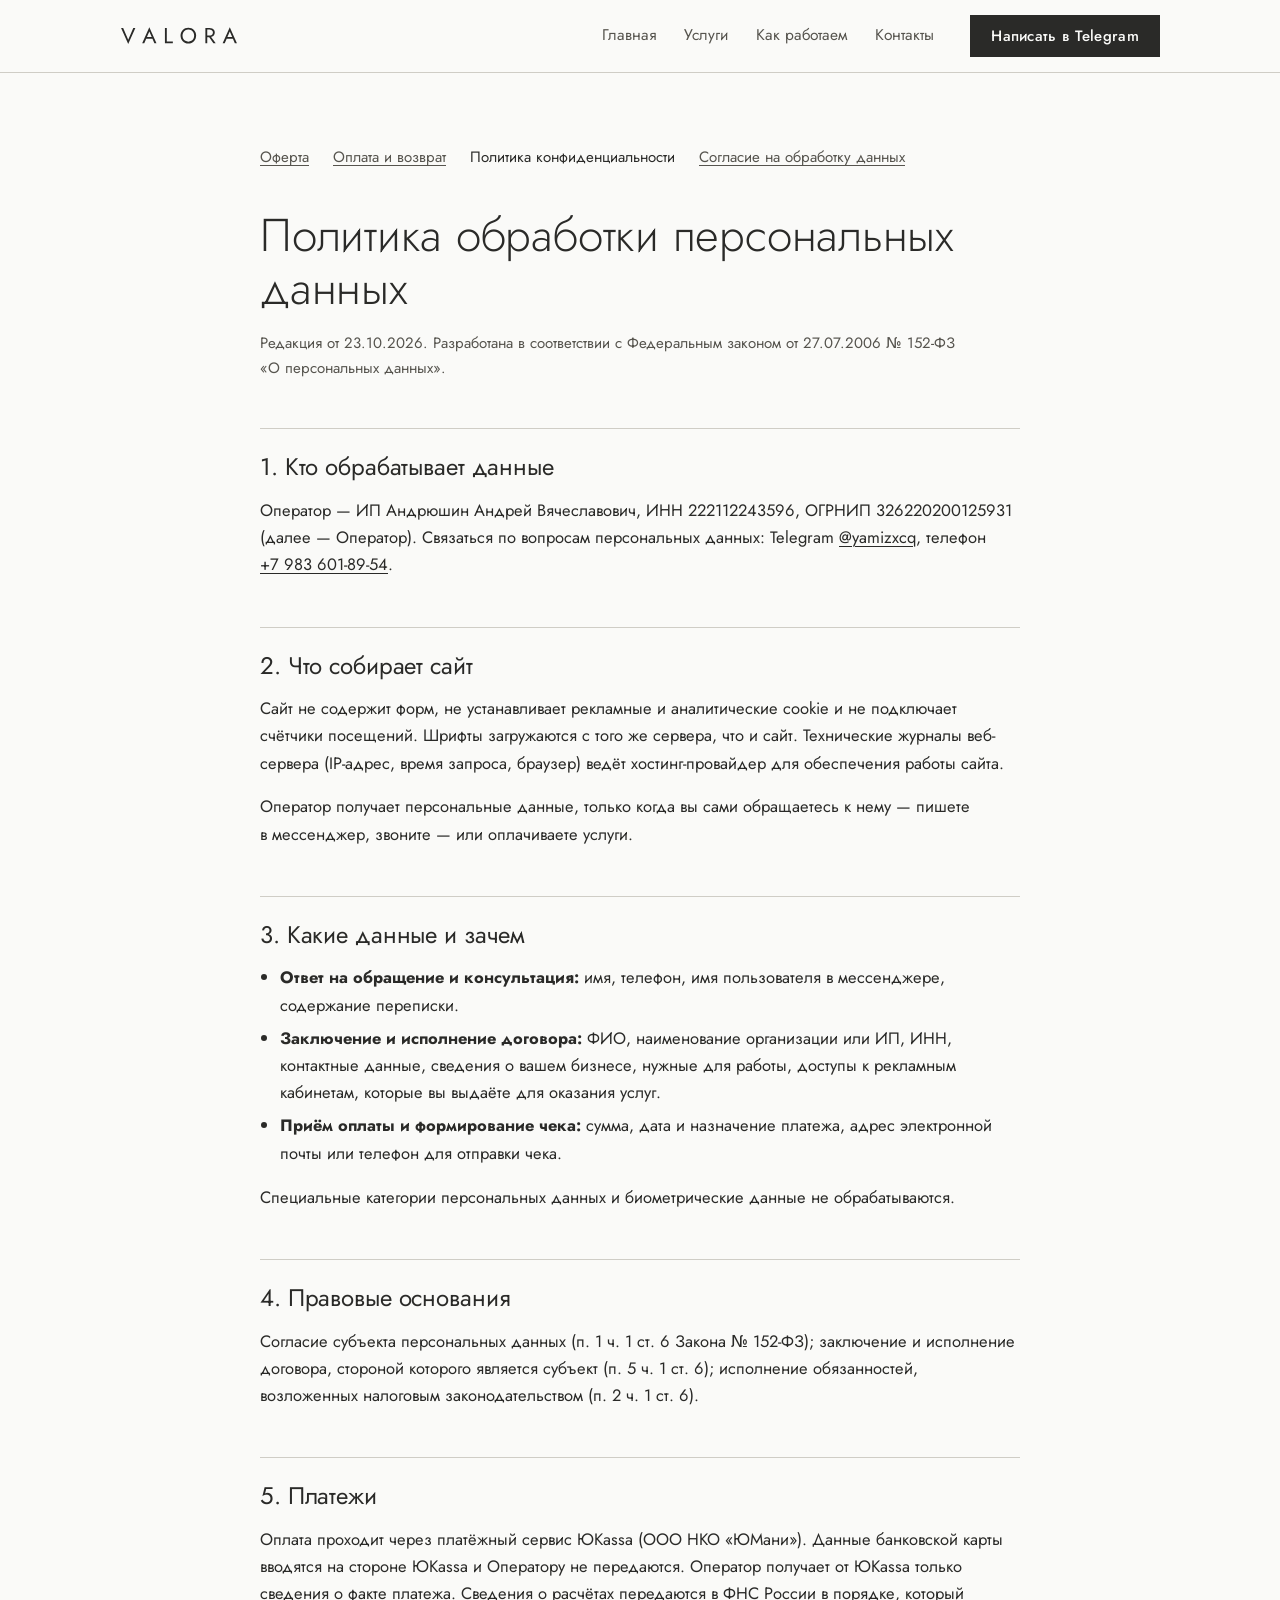
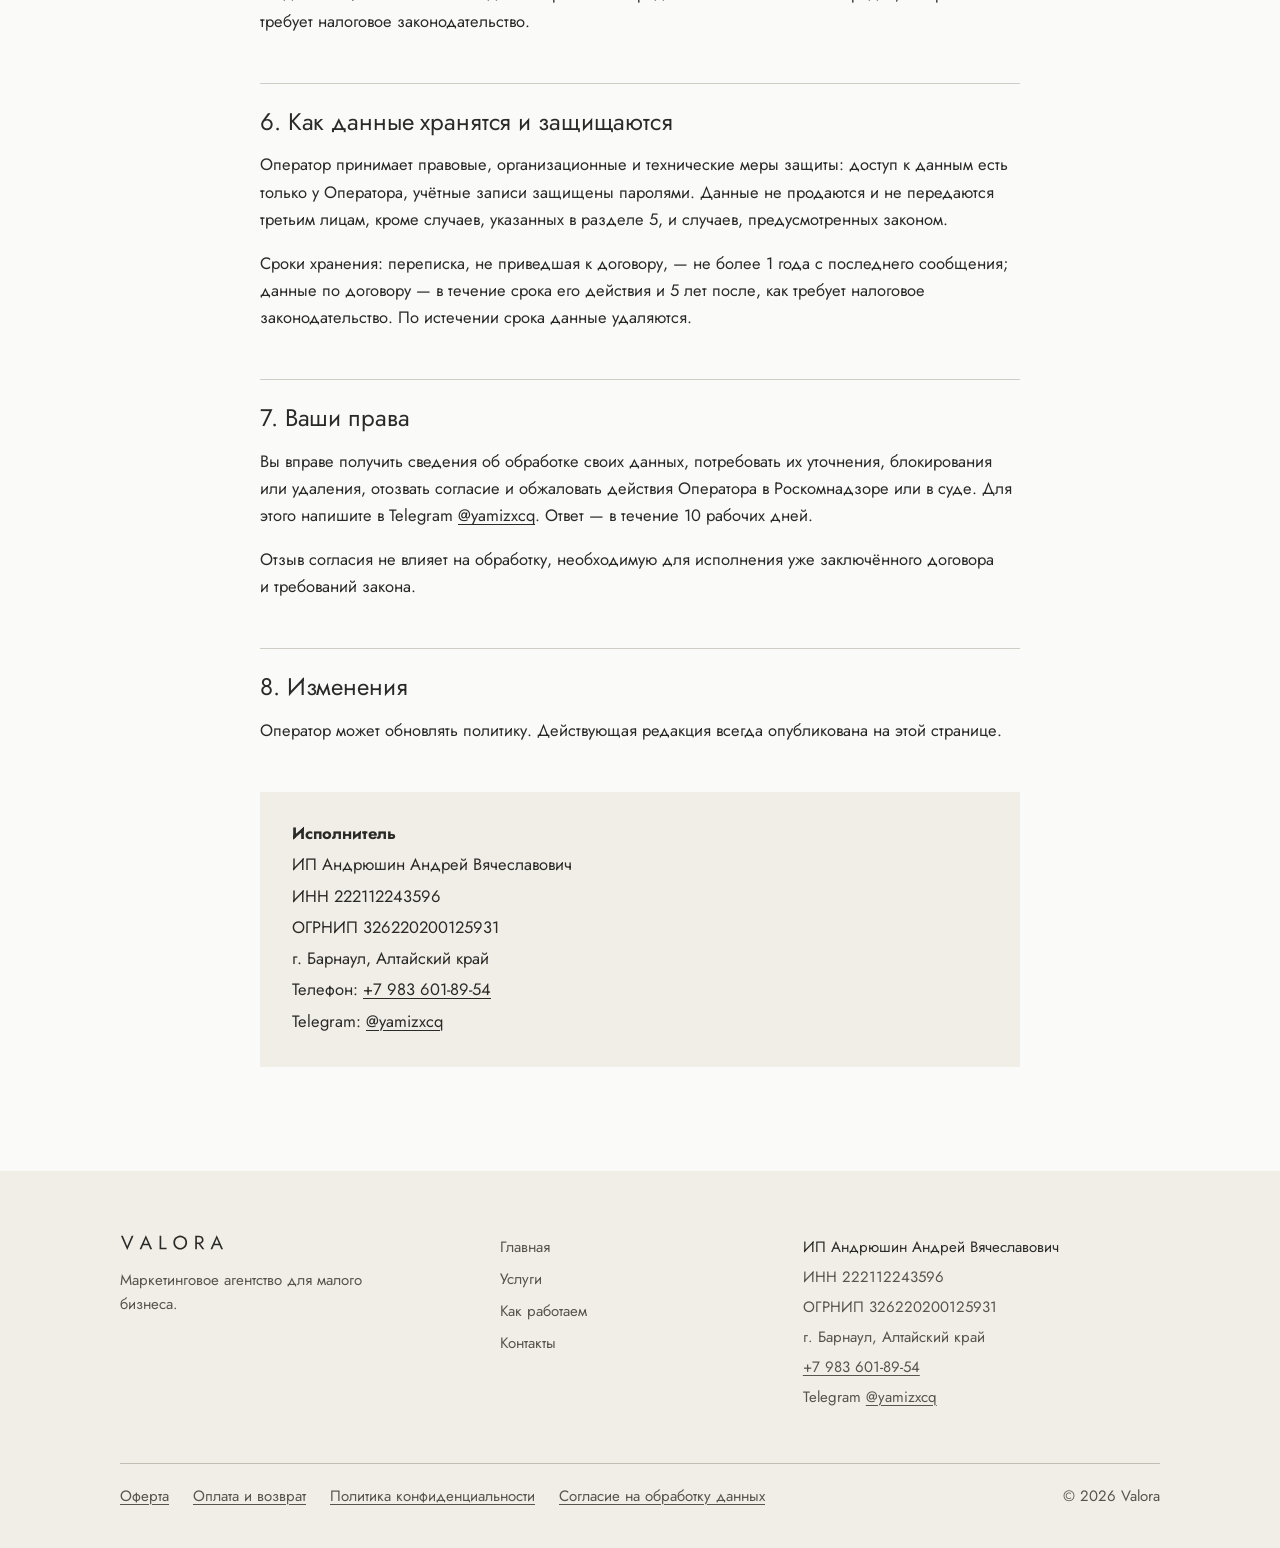
<file: privacy.html>
<!doctype html>
<html lang="ru">
<head>
<meta charset="utf-8">
<meta name="viewport" content="width=device-width, initial-scale=1">
<title>Политика конфиденциальности — Valora</title>
<meta name="description" content="Политика обработки персональных данных Valora: какие данные, зачем, как долго и как отозвать согласие.">
<meta property="og:type" content="website">
<meta property="og:locale" content="ru_RU">
<meta property="og:site_name" content="Valora">
<meta property="og:title" content="Политика конфиденциальности — Valora">
<meta property="og:description" content="Политика обработки персональных данных Valora: какие данные, зачем, как долго и как отозвать согласие.">
<meta property="og:url" content="https://valora-studio.github.io/valora-agency/privacy.html">
<meta property="og:image" content="https://valora-studio.github.io/valora-agency/img/og.jpg">
<meta property="og:image:width" content="1200">
<meta property="og:image:height" content="630">
<meta name="twitter:card" content="summary_large_image">
<link rel="canonical" href="https://valora-studio.github.io/valora-agency/privacy.html">
<link rel="icon" href="img/favicon.svg" type="image/svg+xml">
<link rel="icon" href="img/favicon-32.png" sizes="32x32" type="image/png">
<link rel="apple-touch-icon" href="img/apple-touch-icon.png">
<link rel="preload" href="fonts/Jost-cyr-var.woff2" as="font" type="font/woff2" crossorigin>
<script>document.documentElement.classList.add('js')</script>
<link rel="stylesheet" href="styles.css">
</head>
<body>
<header class="top">
  <div class="wrap">
    <a class="brand" href="index.html"><svg role="img" aria-label="Valora" xmlns="http://www.w3.org/2000/svg" viewBox="0 0 5364.0 784.0"><g transform="translate(42.0 742.0) scale(1 -1)" fill="currentColor"><path transform="translate(0.0 0)" d="M330 158 100 700H5L330 -35L655 700H560Z"/><path transform="translate(960.0 0)" d="M147 210H517L487 290H177ZM330 542 450 260 458 240 560 0H655L330 735L5 0H100L204 246L212 264Z"/><path transform="translate(1920.0 0)" d="M80 700V0H440V80H165V700Z"/><path transform="translate(2670.0 0)" d="M130 350Q130 429 164.5 491.0Q199 553 259.0 589.0Q319 625 395 625Q472 625 531.5 589.0Q591 553 625.5 491.0Q660 429 660 350Q660 271 625.5 209.0Q591 147 531.5 111.0Q472 75 395 75Q319 75 259.0 111.0Q199 147 164.5 209.0Q130 271 130 350ZM40 350Q40 274 66.5 208.0Q93 142 141.0 93.5Q189 45 254.0 17.5Q319 -10 395 -10Q472 -10 536.5 17.5Q601 45 649.0 93.5Q697 142 723.5 208.0Q750 274 750 350Q750 427 723.5 492.5Q697 558 649.0 606.5Q601 655 536.5 682.5Q472 710 395 710Q319 710 254.0 682.5Q189 655 141.0 606.5Q93 558 66.5 492.5Q40 427 40 350Z"/><path transform="translate(3760.0 0)" d="M205 345 445 0H550L300 345ZM80 700V0H165V700ZM127 625H270Q315 625 349.5 609.0Q384 593 403.5 563.0Q423 533 423 490Q423 447 403.5 417.0Q384 387 349.5 371.0Q315 355 270 355H127V280H270Q338 280 391.5 305.5Q445 331 476.5 378.5Q508 426 508 490Q508 555 476.5 602.0Q445 649 391.5 674.5Q338 700 270 700H127Z"/><path transform="translate(4620.0 0)" d="M147 210H517L487 290H177ZM330 542 450 260 458 240 560 0H655L330 735L5 0H100L204 246L212 264Z"/></g></svg>
</a>
    <button class="burger" type="button" aria-expanded="false" aria-controls="nav">Меню</button>
    <nav class="nav" id="nav">
      <a href="index.html">Главная</a>
      <a href="services.html">Услуги</a>
      <a href="how.html">Как работаем</a>
      <a href="contact.html">Контакты</a>
    </nav>
    <a class="btn" href="https://t.me/yamizxcq" target="_blank" rel="noopener">Написать в Telegram</a>
  </div>
</header>
<main class="doc">
  <div class="wrap">
    <nav class="doc-nav" aria-label="Документы">
      <a href="oferta.html">Оферта</a>
      <a href="payment.html">Оплата и возврат</a>
      <a href="privacy.html" aria-current="page">Политика конфиденциальности</a>
      <a href="consent.html">Согласие на обработку данных</a>
    </nav>
<h1>Политика обработки персональных данных</h1>
    <p class="meta">Редакция от&nbsp;23.10.2026. Разработана в&nbsp;соответствии с&nbsp;Федеральным законом от&nbsp;27.07.2006 № 152-ФЗ «О&nbsp;персональных данных».</p>

    <h2>1. Кто обрабатывает данные</h2>
    <p>Оператор&nbsp;— ИП&nbsp;Андрюшин Андрей Вячеславович, ИНН 222112243596, ОГРНИП 326220200125931 (далее&nbsp;— Оператор). Связаться по&nbsp;вопросам персональных данных: Telegram <a href="https://t.me/yamizxcq" target="_blank" rel="noopener">@yamizxcq</a>, телефон <a href="tel:+79836018954">+7&nbsp;983 601-89-54</a>.</p>

    <h2>2. Что собирает сайт</h2>
    <p>Сайт не&nbsp;содержит форм, не&nbsp;устанавливает рекламные и&nbsp;аналитические cookie и&nbsp;не подключает счётчики посещений. Шрифты загружаются с&nbsp;того же&nbsp;сервера, что и&nbsp;сайт. Технические журналы веб-сервера (IP-адрес, время запроса, браузер) ведёт хостинг-провайдер для обеспечения работы сайта.</p>
    <p>Оператор получает персональные данные, только когда вы&nbsp;сами обращаетесь к&nbsp;нему&nbsp;— пишете в&nbsp;мессенджер, звоните&nbsp;— или оплачиваете услуги.</p>

    <h2>3. Какие данные и&nbsp;зачем</h2>
    <ul>
      <li><b>Ответ на&nbsp;обращение и&nbsp;консультация:</b> имя, телефон, имя пользователя в&nbsp;мессенджере, содержание переписки.</li>
      <li><b>Заключение и&nbsp;исполнение договора:</b> ФИО, наименование организации или ИП, ИНН, контактные данные, сведения о&nbsp;вашем бизнесе, нужные для работы, доступы к&nbsp;рекламным кабинетам, которые вы&nbsp;выдаёте для оказания услуг.</li>
      <li><b>Приём оплаты и&nbsp;формирование чека:</b> сумма, дата и&nbsp;назначение платежа, адрес электронной почты или телефон для отправки чека.</li>
    </ul>
    <p>Специальные категории персональных данных и&nbsp;биометрические данные не&nbsp;обрабатываются.</p>

    <h2>4. Правовые основания</h2>
    <p>Согласие субъекта персональных данных (п. 1 ч. 1 ст. 6 Закона № 152-ФЗ); заключение и&nbsp;исполнение договора, стороной которого является субъект (п. 5 ч. 1 ст. 6); исполнение обязанностей, возложенных налоговым законодательством (п. 2 ч. 1 ст. 6).</p>

    <h2>5. Платежи</h2>
    <p>Оплата проходит через платёжный сервис ЮKassa (ООО НКО «ЮМани»). Данные банковской карты вводятся на&nbsp;стороне ЮKassa и&nbsp;Оператору не&nbsp;передаются. Оператор получает от&nbsp;ЮKassa только сведения о&nbsp;факте платежа. Сведения о&nbsp;расчётах передаются в&nbsp;ФНС России в&nbsp;порядке, который требует налоговое законодательство.</p>

    <h2>6. Как данные хранятся и&nbsp;защищаются</h2>
    <p>Оператор принимает правовые, организационные и&nbsp;технические меры защиты: доступ к&nbsp;данным есть только у&nbsp;Оператора, учётные записи защищены паролями. Данные не&nbsp;продаются и&nbsp;не передаются третьим лицам, кроме случаев, указанных в&nbsp;разделе 5, и&nbsp;случаев, предусмотренных законом.</p>
    <p>Сроки хранения: переписка, не&nbsp;приведшая к&nbsp;договору,&nbsp;— не&nbsp;более 1 года с&nbsp;последнего сообщения; данные по&nbsp;договору&nbsp;— в&nbsp;течение срока его действия и&nbsp;5&nbsp;лет после, как требует налоговое законодательство. По&nbsp;истечении срока данные удаляются.</p>

    <h2>7. Ваши права</h2>
    <p>Вы&nbsp;вправе получить сведения об&nbsp;обработке своих данных, потребовать их&nbsp;уточнения, блокирования или удаления, отозвать согласие и&nbsp;обжаловать действия Оператора в&nbsp;Роскомнадзоре или в&nbsp;суде. Для этого напишите в&nbsp;Telegram <a href="https://t.me/yamizxcq" target="_blank" rel="noopener">@yamizxcq</a>. Ответ&nbsp;— в&nbsp;течение 10&nbsp;рабочих дней.</p>
    <p>Отзыв согласия не&nbsp;влияет на&nbsp;обработку, необходимую для исполнения уже заключённого договора и&nbsp;требований закона.</p>

    <h2>8. Изменения</h2>
    <p>Оператор может обновлять политику. Действующая редакция всегда опубликована на&nbsp;этой странице.</p>

    <div class="req">
      <p><b>Исполнитель</b></p>
      <p>ИП&nbsp;Андрюшин Андрей Вячеславович</p>
      <p>ИНН 222112243596</p>
      <p>ОГРНИП 326220200125931</p>
      <p>г. Барнаул, Алтайский край</p>
      <p>Телефон: <a href="tel:+79836018954">+7&nbsp;983 601-89-54</a></p>
      <p>Telegram: <a href="https://t.me/yamizxcq" target="_blank" rel="noopener">@yamizxcq</a></p>
    </div>
  </div>
</main>
<footer class="foot">
  <div class="wrap">
    <div class="foot__grid">
      <div>
        <a class="brand" href="index.html"><svg role="img" aria-label="Valora" xmlns="http://www.w3.org/2000/svg" viewBox="0 0 5364.0 784.0"><g transform="translate(42.0 742.0) scale(1 -1)" fill="currentColor"><path transform="translate(0.0 0)" d="M330 158 100 700H5L330 -35L655 700H560Z"/><path transform="translate(960.0 0)" d="M147 210H517L487 290H177ZM330 542 450 260 458 240 560 0H655L330 735L5 0H100L204 246L212 264Z"/><path transform="translate(1920.0 0)" d="M80 700V0H440V80H165V700Z"/><path transform="translate(2670.0 0)" d="M130 350Q130 429 164.5 491.0Q199 553 259.0 589.0Q319 625 395 625Q472 625 531.5 589.0Q591 553 625.5 491.0Q660 429 660 350Q660 271 625.5 209.0Q591 147 531.5 111.0Q472 75 395 75Q319 75 259.0 111.0Q199 147 164.5 209.0Q130 271 130 350ZM40 350Q40 274 66.5 208.0Q93 142 141.0 93.5Q189 45 254.0 17.5Q319 -10 395 -10Q472 -10 536.5 17.5Q601 45 649.0 93.5Q697 142 723.5 208.0Q750 274 750 350Q750 427 723.5 492.5Q697 558 649.0 606.5Q601 655 536.5 682.5Q472 710 395 710Q319 710 254.0 682.5Q189 655 141.0 606.5Q93 558 66.5 492.5Q40 427 40 350Z"/><path transform="translate(3760.0 0)" d="M205 345 445 0H550L300 345ZM80 700V0H165V700ZM127 625H270Q315 625 349.5 609.0Q384 593 403.5 563.0Q423 533 423 490Q423 447 403.5 417.0Q384 387 349.5 371.0Q315 355 270 355H127V280H270Q338 280 391.5 305.5Q445 331 476.5 378.5Q508 426 508 490Q508 555 476.5 602.0Q445 649 391.5 674.5Q338 700 270 700H127Z"/><path transform="translate(4620.0 0)" d="M147 210H517L487 290H177ZM330 542 450 260 458 240 560 0H655L330 735L5 0H100L204 246L212 264Z"/></g></svg>
</a>
        <p class="foot__tag">Маркетинговое агентство для малого бизнеса.</p>
      </div>
      <ul>
        <li><a href="index.html">Главная</a></li>
        <li><a href="services.html">Услуги</a></li>
        <li><a href="how.html">Как работаем</a></li>
        <li><a href="contact.html">Контакты</a></li>
      </ul>
      <div class="foot__req">
        <p>ИП Андрюшин Андрей Вячеславович</p>
        <p>ИНН 222112243596</p>
        <p>ОГРНИП 326220200125931</p>
        <p>г. Барнаул, Алтайский край</p>
        <p><a href="tel:+79836018954">+7 983 601-89-54</a></p>
        <p>Telegram <a href="https://t.me/yamizxcq" target="_blank" rel="noopener">@yamizxcq</a></p>
      </div>
    </div>
    <div class="foot__legal">
    <a href="oferta.html">Оферта</a>
    <a href="payment.html">Оплата и возврат</a>
    <a href="privacy.html">Политика конфиденциальности</a>
    <a href="consent.html">Согласие на обработку данных</a>
    <span>© 2026 Valora</span>
    </div>
  </div>
</footer>
<script src="script.js"></script>
</body>
</html>
</file>
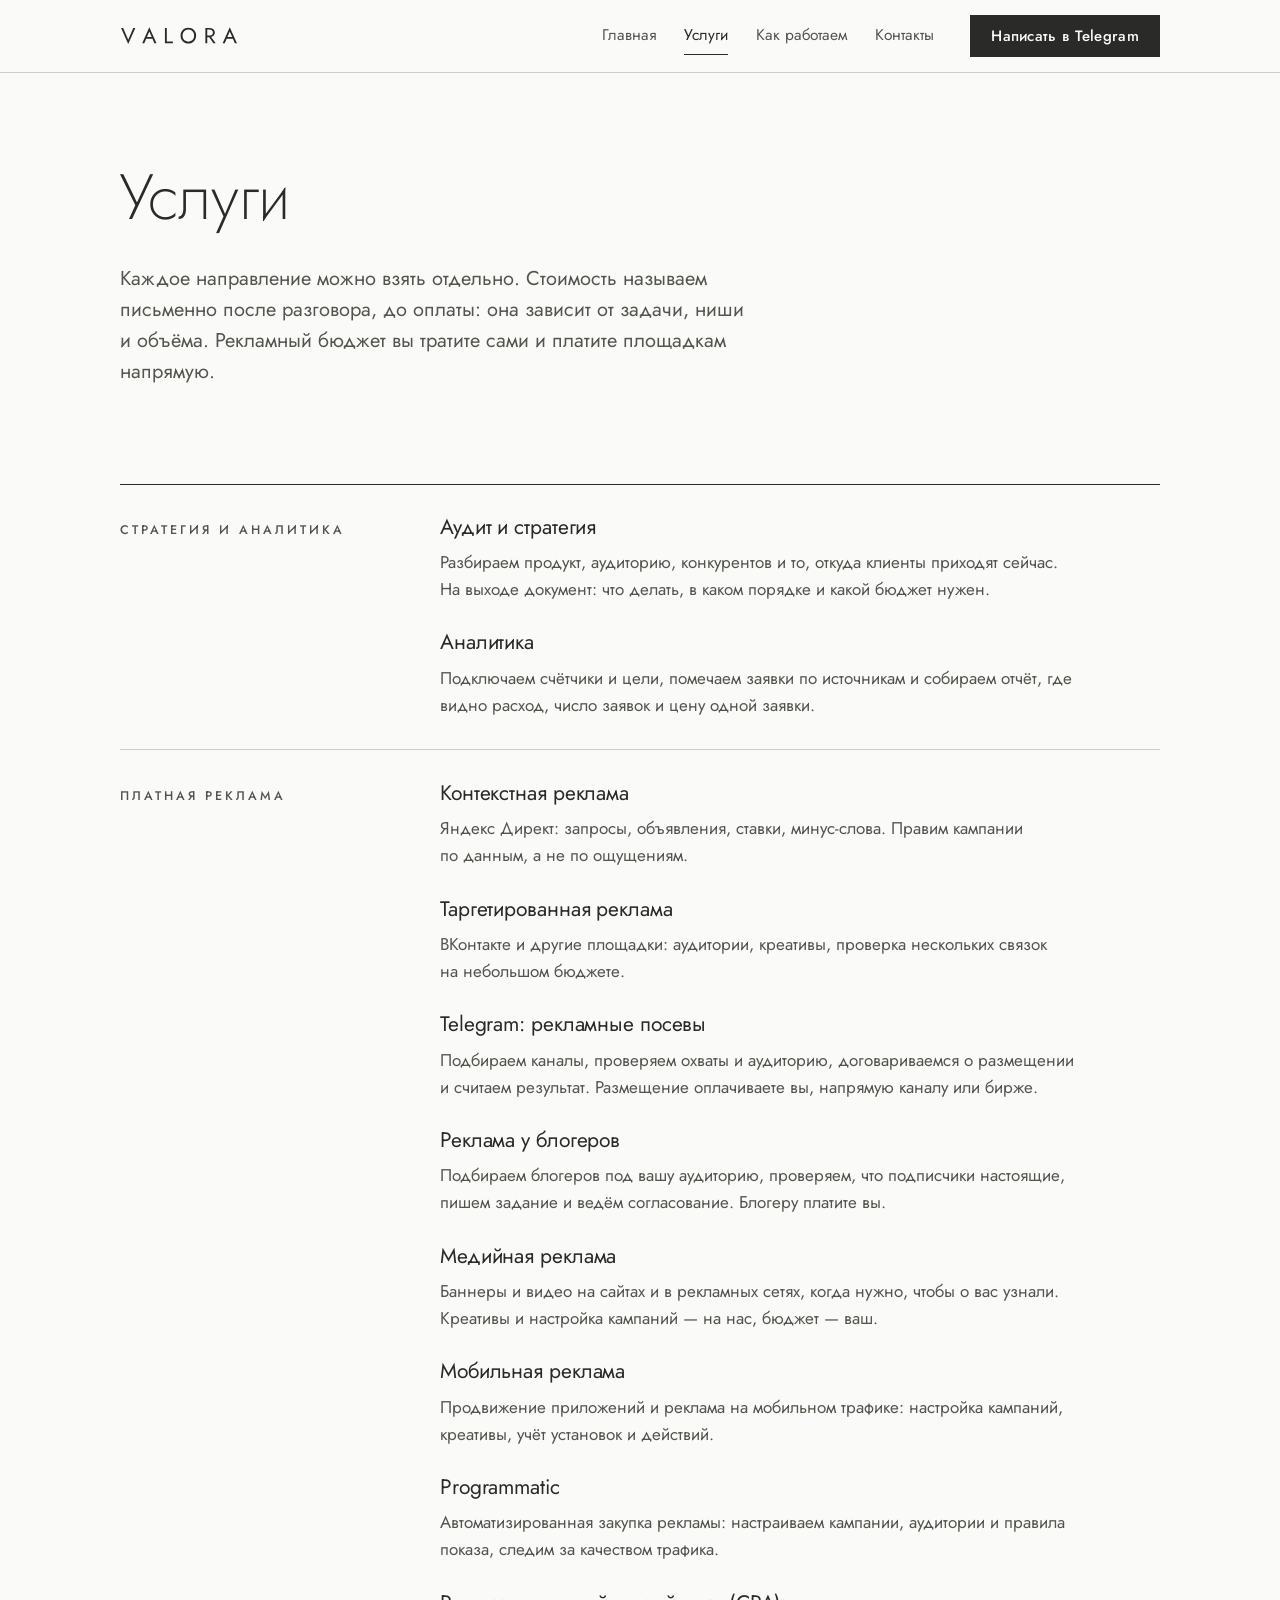
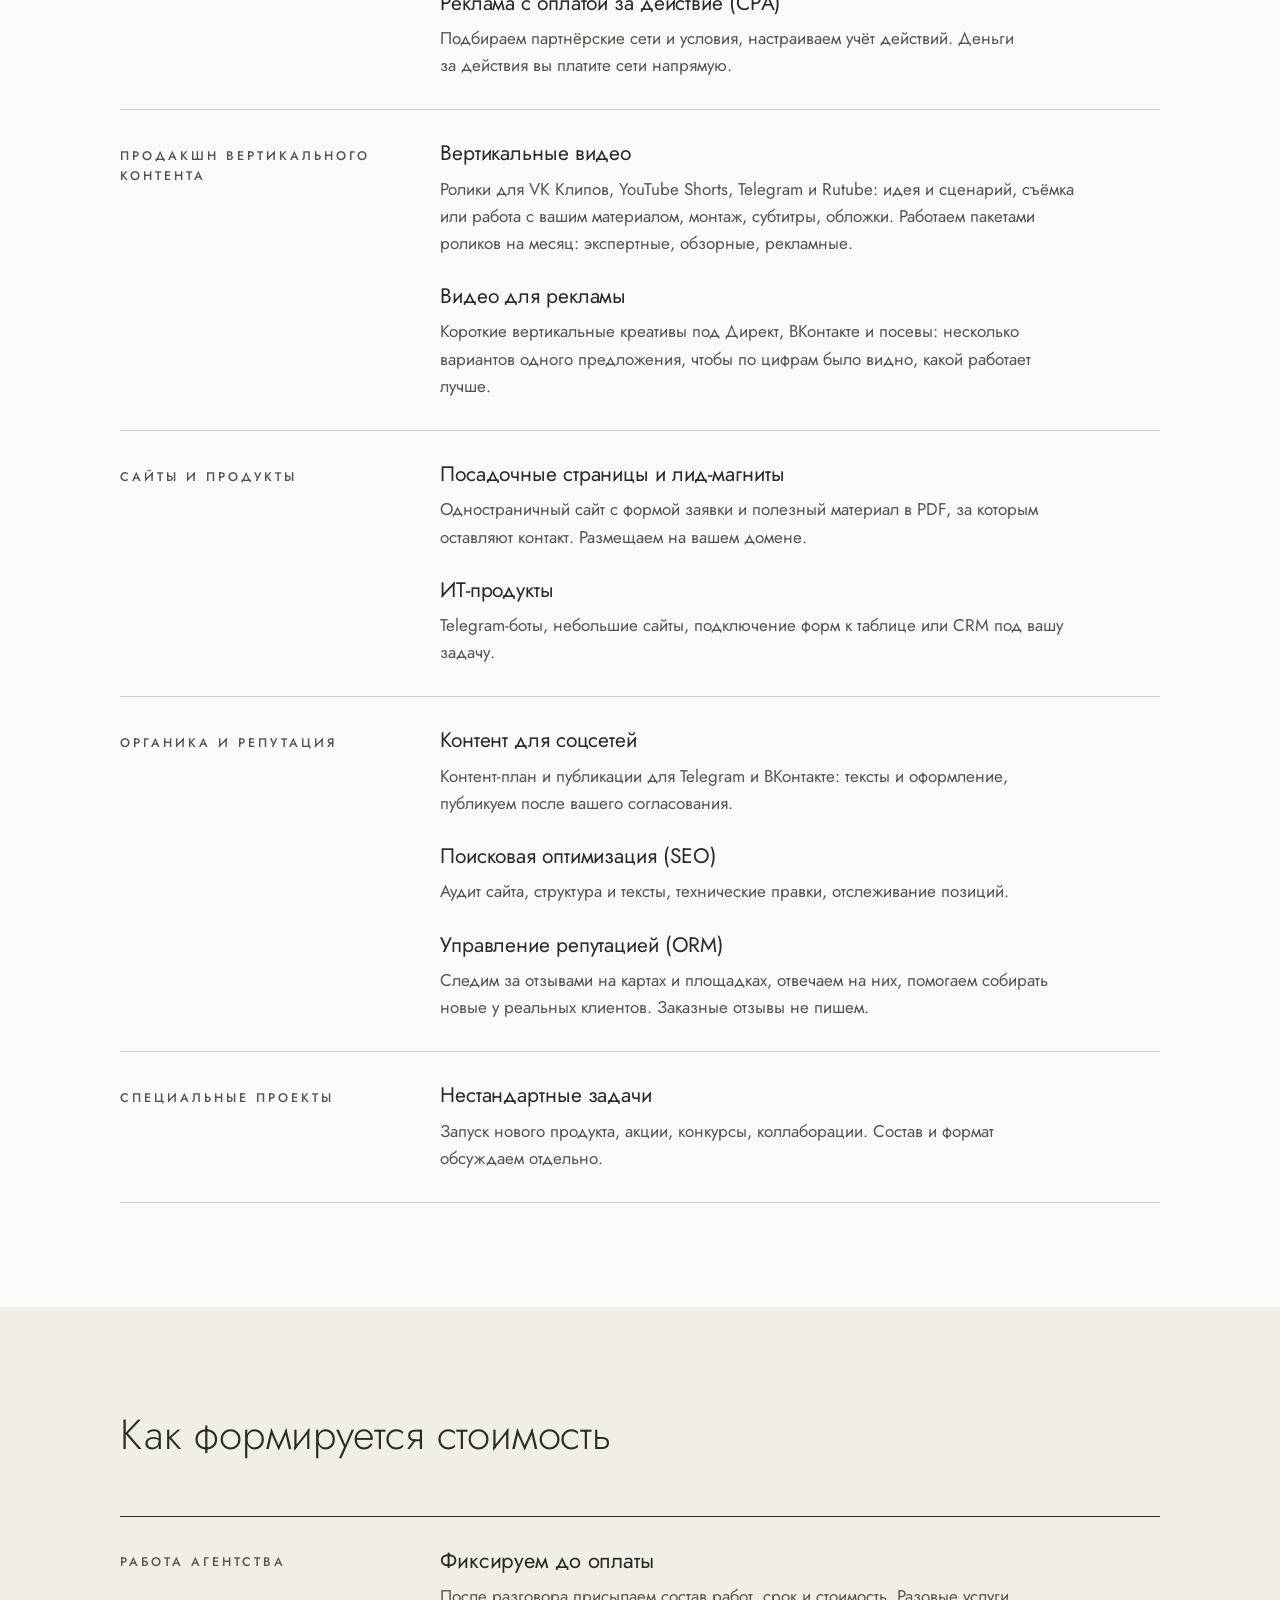
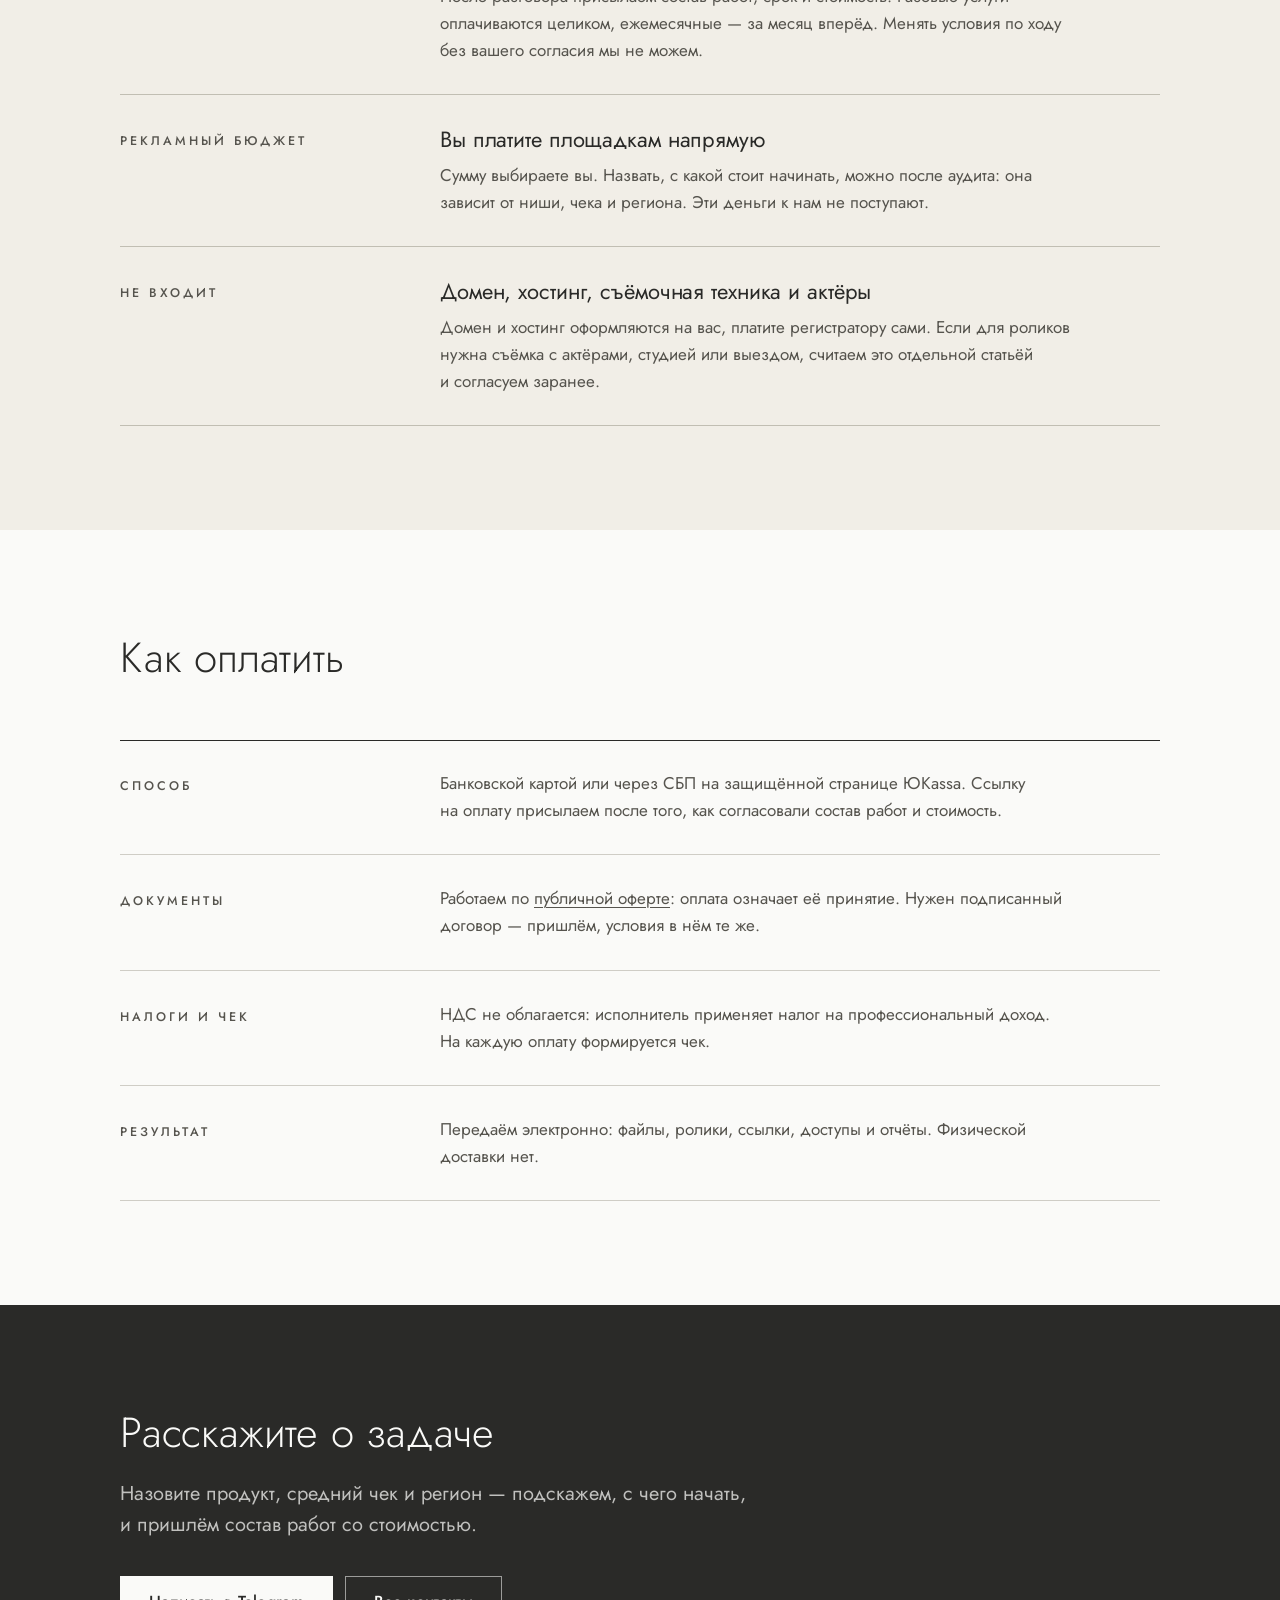
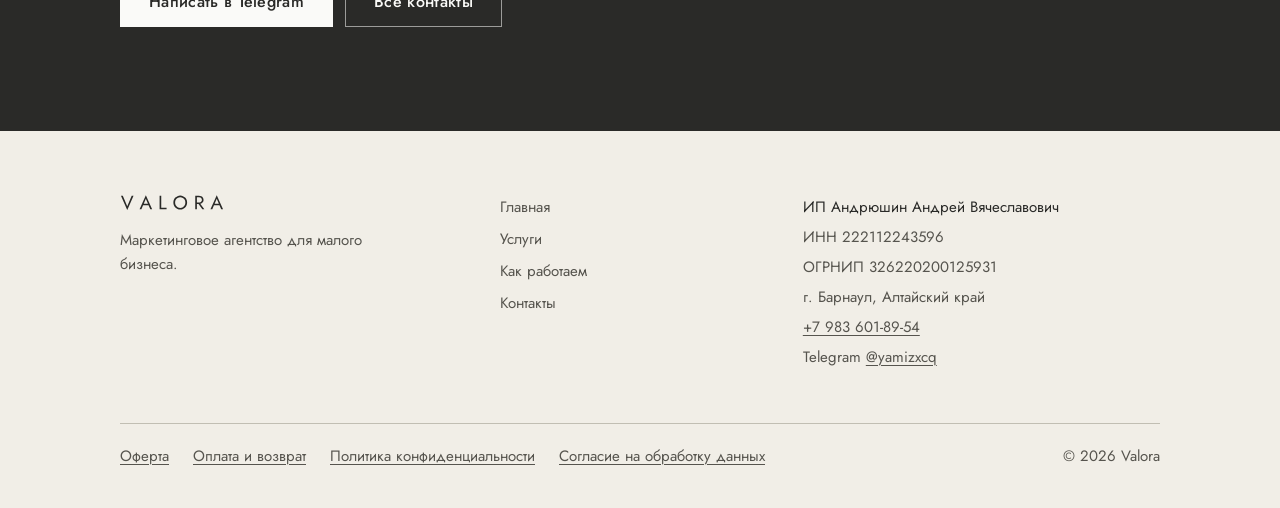
<file: services.html>
<!doctype html>
<html lang="ru">
<head>
<meta charset="utf-8">
<meta name="viewport" content="width=device-width, initial-scale=1">
<title>Услуги — Valora</title>
<meta name="description" content="Услуги Valora: аудит и аналитика, контекстная и таргетированная реклама, посевы, блогеры, медийная и мобильная реклама, вертикальные видео, сайты, SEO, ORM.">
<meta property="og:type" content="website">
<meta property="og:locale" content="ru_RU">
<meta property="og:site_name" content="Valora">
<meta property="og:title" content="Услуги — Valora">
<meta property="og:description" content="Услуги Valora: аудит и аналитика, контекстная и таргетированная реклама, посевы, блогеры, медийная и мобильная реклама, вертикальные видео, сайты, SEO, ORM.">
<meta property="og:url" content="https://valora-studio.github.io/valora-agency/services.html">
<meta property="og:image" content="https://valora-studio.github.io/valora-agency/img/og.jpg">
<meta property="og:image:width" content="1200">
<meta property="og:image:height" content="630">
<meta name="twitter:card" content="summary_large_image">
<link rel="canonical" href="https://valora-studio.github.io/valora-agency/services.html">
<link rel="icon" href="img/favicon.svg" type="image/svg+xml">
<link rel="icon" href="img/favicon-32.png" sizes="32x32" type="image/png">
<link rel="apple-touch-icon" href="img/apple-touch-icon.png">
<link rel="preload" href="fonts/Jost-cyr-var.woff2" as="font" type="font/woff2" crossorigin>
<script>document.documentElement.classList.add('js')</script>
<link rel="stylesheet" href="styles.css">
</head>
<body>
<header class="top">
  <div class="wrap">
    <a class="brand" href="index.html"><svg role="img" aria-label="Valora" xmlns="http://www.w3.org/2000/svg" viewBox="0 0 5364.0 784.0"><g transform="translate(42.0 742.0) scale(1 -1)" fill="currentColor"><path transform="translate(0.0 0)" d="M330 158 100 700H5L330 -35L655 700H560Z"/><path transform="translate(960.0 0)" d="M147 210H517L487 290H177ZM330 542 450 260 458 240 560 0H655L330 735L5 0H100L204 246L212 264Z"/><path transform="translate(1920.0 0)" d="M80 700V0H440V80H165V700Z"/><path transform="translate(2670.0 0)" d="M130 350Q130 429 164.5 491.0Q199 553 259.0 589.0Q319 625 395 625Q472 625 531.5 589.0Q591 553 625.5 491.0Q660 429 660 350Q660 271 625.5 209.0Q591 147 531.5 111.0Q472 75 395 75Q319 75 259.0 111.0Q199 147 164.5 209.0Q130 271 130 350ZM40 350Q40 274 66.5 208.0Q93 142 141.0 93.5Q189 45 254.0 17.5Q319 -10 395 -10Q472 -10 536.5 17.5Q601 45 649.0 93.5Q697 142 723.5 208.0Q750 274 750 350Q750 427 723.5 492.5Q697 558 649.0 606.5Q601 655 536.5 682.5Q472 710 395 710Q319 710 254.0 682.5Q189 655 141.0 606.5Q93 558 66.5 492.5Q40 427 40 350Z"/><path transform="translate(3760.0 0)" d="M205 345 445 0H550L300 345ZM80 700V0H165V700ZM127 625H270Q315 625 349.5 609.0Q384 593 403.5 563.0Q423 533 423 490Q423 447 403.5 417.0Q384 387 349.5 371.0Q315 355 270 355H127V280H270Q338 280 391.5 305.5Q445 331 476.5 378.5Q508 426 508 490Q508 555 476.5 602.0Q445 649 391.5 674.5Q338 700 270 700H127Z"/><path transform="translate(4620.0 0)" d="M147 210H517L487 290H177ZM330 542 450 260 458 240 560 0H655L330 735L5 0H100L204 246L212 264Z"/></g></svg>
</a>
    <button class="burger" type="button" aria-expanded="false" aria-controls="nav">Меню</button>
    <nav class="nav" id="nav">
      <a href="index.html">Главная</a>
      <a href="services.html" aria-current="page">Услуги</a>
      <a href="how.html">Как работаем</a>
      <a href="contact.html">Контакты</a>
    </nav>
    <a class="btn" href="https://t.me/yamizxcq" target="_blank" rel="noopener">Написать в Telegram</a>
  </div>
</header>
<main>
<section class="hero">
  <div class="wrap">
    <h1>Услуги</h1>
    <p class="lead">Каждое направление можно взять отдельно. Стоимость называем письменно после разговора, до&nbsp;оплаты: она зависит от&nbsp;задачи, ниши и&nbsp;объёма. Рекламный бюджет вы&nbsp;тратите сами и&nbsp;платите площадкам напрямую.</p>
  </div>
</section>

<section class="band">
  <div class="wrap">
    <div class="rows">
      <div class="row">
        <p class="label">Стратегия и&nbsp;аналитика</p>
        <div><div class="svc"><h3>Аудит и&nbsp;стратегия</h3><p>Разбираем продукт, аудиторию, конкурентов и&nbsp;то, откуда клиенты приходят сейчас. На&nbsp;выходе документ: что делать, в&nbsp;каком порядке и&nbsp;какой бюджет нужен.</p></div>
<div class="svc"><h3>Аналитика</h3><p>Подключаем счётчики и&nbsp;цели, помечаем заявки по&nbsp;источникам и&nbsp;собираем отчёт, где видно расход, число заявок и&nbsp;цену одной заявки.</p></div></div>
      </div>
      <div class="row">
        <p class="label">Платная реклама</p>
        <div><div class="svc"><h3>Контекстная реклама</h3><p>Яндекс Директ: запросы, объявления, ставки, минус-слова. Правим кампании по&nbsp;данным, а&nbsp;не по&nbsp;ощущениям.</p></div>
<div class="svc"><h3>Таргетированная реклама</h3><p>ВКонтакте и&nbsp;другие площадки: аудитории, креативы, проверка нескольких связок на&nbsp;небольшом бюджете.</p></div>
<div class="svc"><h3>Telegram: рекламные посевы</h3><p>Подбираем каналы, проверяем охваты и&nbsp;аудиторию, договариваемся о&nbsp;размещении и&nbsp;считаем результат. Размещение оплачиваете вы, напрямую каналу или бирже.</p></div>
<div class="svc"><h3>Реклама у&nbsp;блогеров</h3><p>Подбираем блогеров под вашу аудиторию, проверяем, что подписчики настоящие, пишем задание и&nbsp;ведём согласование. Блогеру платите вы.</p></div>
<div class="svc"><h3>Медийная реклама</h3><p>Баннеры и&nbsp;видео на&nbsp;сайтах и&nbsp;в рекламных сетях, когда нужно, чтобы о&nbsp;вас узнали. Креативы и&nbsp;настройка кампаний&nbsp;— на&nbsp;нас, бюджет&nbsp;— ваш.</p></div>
<div class="svc"><h3>Мобильная реклама</h3><p>Продвижение приложений и&nbsp;реклама на&nbsp;мобильном трафике: настройка кампаний, креативы, учёт установок и&nbsp;действий.</p></div>
<div class="svc"><h3>Programmatic</h3><p>Автоматизированная закупка рекламы: настраиваем кампании, аудитории и&nbsp;правила показа, следим за&nbsp;качеством трафика.</p></div>
<div class="svc"><h3>Реклама с&nbsp;оплатой за&nbsp;действие (CPA)</h3><p>Подбираем партнёрские сети и&nbsp;условия, настраиваем учёт действий. Деньги за&nbsp;действия вы&nbsp;платите сети напрямую.</p></div></div>
      </div>
      <div class="row">
        <p class="label">Продакшн вертикального контента</p>
        <div><div class="svc"><h3>Вертикальные видео</h3><p>Ролики для VK Клипов, YouTube Shorts, Telegram и&nbsp;Rutube: идея и&nbsp;сценарий, съёмка или работа с&nbsp;вашим материалом, монтаж, субтитры, обложки. Работаем пакетами роликов на&nbsp;месяц: экспертные, обзорные, рекламные.</p></div>
<div class="svc"><h3>Видео для рекламы</h3><p>Короткие вертикальные креативы под Директ, ВКонтакте и&nbsp;посевы: несколько вариантов одного предложения, чтобы по&nbsp;цифрам было видно, какой работает лучше.</p></div></div>
      </div>
      <div class="row">
        <p class="label">Сайты и&nbsp;продукты</p>
        <div><div class="svc"><h3>Посадочные страницы и&nbsp;лид-магниты</h3><p>Одностраничный сайт с&nbsp;формой заявки и&nbsp;полезный материал в&nbsp;PDF, за&nbsp;которым оставляют контакт. Размещаем на&nbsp;вашем домене.</p></div>
<div class="svc"><h3>ИТ-продукты</h3><p>Telegram-боты, небольшие сайты, подключение форм к&nbsp;таблице или CRM под вашу задачу.</p></div></div>
      </div>
      <div class="row">
        <p class="label">Органика и&nbsp;репутация</p>
        <div><div class="svc"><h3>Контент для соцсетей</h3><p>Контент-план и&nbsp;публикации для Telegram и&nbsp;ВКонтакте: тексты и&nbsp;оформление, публикуем после вашего согласования.</p></div>
<div class="svc"><h3>Поисковая оптимизация (SEO)</h3><p>Аудит сайта, структура и&nbsp;тексты, технические правки, отслеживание позиций.</p></div>
<div class="svc"><h3>Управление репутацией (ORM)</h3><p>Следим за&nbsp;отзывами на&nbsp;картах и&nbsp;площадках, отвечаем на&nbsp;них, помогаем собирать новые у&nbsp;реальных клиентов. Заказные отзывы не&nbsp;пишем.</p></div></div>
      </div>
      <div class="row">
        <p class="label">Специальные проекты</p>
        <div><div class="svc"><h3>Нестандартные задачи</h3><p>Запуск нового продукта, акции, конкурсы, коллаборации. Состав и&nbsp;формат обсуждаем отдельно.</p></div></div>
      </div>
    </div>
  </div>
</section>

<section class="band band--tone">
  <div class="wrap">
    <div class="head">
      <h2>Как формируется стоимость</h2>
    </div>
    <div class="rows">
      <div class="row">
        <p class="label">Работа агентства</p>
        <div><h3>Фиксируем до&nbsp;оплаты</h3><p>После разговора присылаем состав работ, срок и&nbsp;стоимость. Разовые услуги оплачиваются целиком, ежемесячные&nbsp;— за&nbsp;месяц вперёд. Менять условия по&nbsp;ходу без вашего согласия мы&nbsp;не можем.</p></div>
      </div>
      <div class="row">
        <p class="label">Рекламный бюджет</p>
        <div><h3>Вы&nbsp;платите площадкам напрямую</h3><p>Сумму выбираете вы. Назвать, с&nbsp;какой стоит начинать, можно после аудита: она зависит от&nbsp;ниши, чека и&nbsp;региона. Эти деньги к&nbsp;нам не&nbsp;поступают.</p></div>
      </div>
      <div class="row">
        <p class="label">Не&nbsp;входит</p>
        <div><h3>Домен, хостинг, съёмочная техника и&nbsp;актёры</h3><p>Домен и&nbsp;хостинг оформляются на&nbsp;вас, платите регистратору сами. Если для роликов нужна съёмка с&nbsp;актёрами, студией или выездом, считаем это отдельной статьёй и&nbsp;согласуем заранее.</p></div>
      </div>
    </div>
  </div>
</section>

<section class="band">
  <div class="wrap">
    <div class="head">
      <h2>Как оплатить</h2>
    </div>
    <div class="rows">
      <div class="row">
        <p class="label">Способ</p>
        <div><p>Банковской картой или через СБП на&nbsp;защищённой странице ЮKassa. Ссылку на&nbsp;оплату присылаем после того, как согласовали состав работ и&nbsp;стоимость.</p></div>
      </div>
      <div class="row">
        <p class="label">Документы</p>
        <div><p>Работаем по <a href="oferta.html">публичной оферте</a>: оплата означает её&nbsp;принятие. Нужен подписанный договор&nbsp;— пришлём, условия в&nbsp;нём те&nbsp;же.</p></div>
      </div>
      <div class="row">
        <p class="label">Налоги и&nbsp;чек</p>
        <div><p>НДС не&nbsp;облагается: исполнитель применяет налог на&nbsp;профессиональный доход. На&nbsp;каждую оплату формируется чек.</p></div>
      </div>
      <div class="row">
        <p class="label">Результат</p>
        <div><p>Передаём электронно: файлы, ролики, ссылки, доступы и&nbsp;отчёты. Физической доставки нет.</p></div>
      </div>
    </div>
  </div>
</section>

<section class="band band--ink cta">
  <div class="wrap">
    <h2>Расскажите о&nbsp;задаче</h2>
    <p class="lead">Назовите продукт, средний чек и&nbsp;регион&nbsp;— подскажем, с&nbsp;чего начать, и&nbsp;пришлём состав работ со&nbsp;стоимостью.</p>
    <div class="actions">
      <a class="btn btn--on-ink" href="https://t.me/yamizxcq">Написать в&nbsp;Telegram</a>
      <a class="btn btn--on-ink-ghost" href="contact.html">Все контакты</a>
    </div>
  </div>
</section>
</main>
<footer class="foot">
  <div class="wrap">
    <div class="foot__grid">
      <div>
        <a class="brand" href="index.html"><svg role="img" aria-label="Valora" xmlns="http://www.w3.org/2000/svg" viewBox="0 0 5364.0 784.0"><g transform="translate(42.0 742.0) scale(1 -1)" fill="currentColor"><path transform="translate(0.0 0)" d="M330 158 100 700H5L330 -35L655 700H560Z"/><path transform="translate(960.0 0)" d="M147 210H517L487 290H177ZM330 542 450 260 458 240 560 0H655L330 735L5 0H100L204 246L212 264Z"/><path transform="translate(1920.0 0)" d="M80 700V0H440V80H165V700Z"/><path transform="translate(2670.0 0)" d="M130 350Q130 429 164.5 491.0Q199 553 259.0 589.0Q319 625 395 625Q472 625 531.5 589.0Q591 553 625.5 491.0Q660 429 660 350Q660 271 625.5 209.0Q591 147 531.5 111.0Q472 75 395 75Q319 75 259.0 111.0Q199 147 164.5 209.0Q130 271 130 350ZM40 350Q40 274 66.5 208.0Q93 142 141.0 93.5Q189 45 254.0 17.5Q319 -10 395 -10Q472 -10 536.5 17.5Q601 45 649.0 93.5Q697 142 723.5 208.0Q750 274 750 350Q750 427 723.5 492.5Q697 558 649.0 606.5Q601 655 536.5 682.5Q472 710 395 710Q319 710 254.0 682.5Q189 655 141.0 606.5Q93 558 66.5 492.5Q40 427 40 350Z"/><path transform="translate(3760.0 0)" d="M205 345 445 0H550L300 345ZM80 700V0H165V700ZM127 625H270Q315 625 349.5 609.0Q384 593 403.5 563.0Q423 533 423 490Q423 447 403.5 417.0Q384 387 349.5 371.0Q315 355 270 355H127V280H270Q338 280 391.5 305.5Q445 331 476.5 378.5Q508 426 508 490Q508 555 476.5 602.0Q445 649 391.5 674.5Q338 700 270 700H127Z"/><path transform="translate(4620.0 0)" d="M147 210H517L487 290H177ZM330 542 450 260 458 240 560 0H655L330 735L5 0H100L204 246L212 264Z"/></g></svg>
</a>
        <p class="foot__tag">Маркетинговое агентство для малого бизнеса.</p>
      </div>
      <ul>
        <li><a href="index.html">Главная</a></li>
        <li><a href="services.html">Услуги</a></li>
        <li><a href="how.html">Как работаем</a></li>
        <li><a href="contact.html">Контакты</a></li>
      </ul>
      <div class="foot__req">
        <p>ИП Андрюшин Андрей Вячеславович</p>
        <p>ИНН 222112243596</p>
        <p>ОГРНИП 326220200125931</p>
        <p>г. Барнаул, Алтайский край</p>
        <p><a href="tel:+79836018954">+7 983 601-89-54</a></p>
        <p>Telegram <a href="https://t.me/yamizxcq" target="_blank" rel="noopener">@yamizxcq</a></p>
      </div>
    </div>
    <div class="foot__legal">
    <a href="oferta.html">Оферта</a>
    <a href="payment.html">Оплата и возврат</a>
    <a href="privacy.html">Политика конфиденциальности</a>
    <a href="consent.html">Согласие на обработку данных</a>
    <span>© 2026 Valora</span>
    </div>
  </div>
</footer>
<script src="script.js"></script>
</body>
</html>
</file>
<file: styles.css>
/* Valora — сайт студии.
   Фирстиль S6 «Тихий минимализм»: чернила по бумаге, Jost, акцентного цвета нет.
   MUTED (#9A9689) текстом не набирается никогда — только линейки. */

@font-face {
  font-family: 'Jost';
  font-style: normal; font-weight: 200 700; font-display: swap;
  src: url(fonts/Jost-cyr-var.woff2) format('woff2');
  unicode-range: U+0301, U+0400-045F, U+0490-0491, U+04B0-04B1, U+2116;
}
@font-face {
  font-family: 'Jost';
  font-style: normal; font-weight: 200 700; font-display: swap;
  src: url(fonts/Jost-latin-var.woff2) format('woff2');
  unicode-range: U+0000-00FF, U+0131, U+0152-0153, U+02BB-02BC, U+02C6,
                 U+02DA, U+02DC, U+0304, U+0308, U+0329, U+2000-206F,
                 U+20AC, U+2122, U+2191, U+2193, U+2212, U+2215, U+FEFF, U+FFFD;
}

:root {
  --ink: #2A2A28;
  --ink-2: #56544E;
  --paper: #FAFAF8;
  --tone: #F1EEE7;
  --rule: #9A9689;
  --rule-soft: color-mix(in srgb, var(--rule) 45%, var(--paper));
  --on-ink-2: color-mix(in srgb, var(--paper) 72%, var(--ink));

  --wrap: 1120px;
  --gutter: 40px;
  --font: 'Jost', 'Segoe UI', system-ui, sans-serif;
}

*, *::before, *::after { box-sizing: border-box; }
html { -webkit-text-size-adjust: 100%; }
body {
  margin: 0;
  background: var(--paper);
  color: var(--ink);
  font: 400 17px/1.6 var(--font);
  font-feature-settings: 'kern', 'liga';
  -webkit-font-smoothing: antialiased;
}
img { max-width: 100%; height: auto; display: block; }
a { color: inherit; text-decoration-thickness: 1px; text-underline-offset: 3px; }
a:hover { text-decoration-color: var(--rule); }
p { margin: 0 0 1em; }
p:last-child { margin-bottom: 0; }
h1, h2, h3 { margin: 0; font-weight: 300; line-height: 1.15; letter-spacing: -0.005em; }
h1 { font-size: clamp(38px, 5.2vw, 64px); font-weight: 250; }
h2 { font-size: clamp(30px, 3.4vw, 42px); }
h3 { font-size: 22px; font-weight: 400; line-height: 1.3; }
:focus-visible { outline: 2px solid var(--ink); outline-offset: 3px; }

.wrap { max-width: var(--wrap); margin: 0 auto; padding: 0 var(--gutter); }
.lead { font-size: 20px; line-height: 1.55; color: var(--ink-2); max-width: 640px; }
.note { font-size: 15px; color: var(--ink-2); }
.label {
  font-size: 12.5px; font-weight: 500; letter-spacing: 0.24em;
  text-transform: uppercase; color: var(--ink-2);
}

/* ---------- кнопки ---------- */
.btn {
  display: inline-block; padding: 15px 28px;
  font: 500 16px/1.2 var(--font); letter-spacing: 0.02em;
  text-decoration: none; text-align: center;
  border: 1px solid var(--ink); background: var(--ink); color: var(--paper);
  cursor: pointer; transition: background .15s, color .15s;
}
.btn:hover { background: var(--paper); color: var(--ink); }
.btn--ghost { background: transparent; color: var(--ink); }
.btn--ghost:hover { background: var(--ink); color: var(--paper); }
.btn--on-ink { background: var(--paper); color: var(--ink); border-color: var(--paper); }
.btn--on-ink:hover { background: transparent; color: var(--paper); }
.btn--on-ink-ghost { background: transparent; color: var(--paper); border-color: color-mix(in srgb, var(--paper) 55%, var(--ink)); }
.btn--on-ink-ghost:hover { background: var(--paper); color: var(--ink); border-color: var(--paper); }
.actions { display: flex; flex-wrap: wrap; gap: 12px; margin-top: 36px; }

/* ---------- шапка ---------- */
.top { border-bottom: 1px solid var(--rule-soft); background: var(--paper); position: sticky; top: 0; z-index: 10; }
.top .wrap { display: flex; align-items: center; gap: 36px; height: 72px; }
.brand { display: block; line-height: 0; flex: none; }
.brand svg { width: 118px; height: auto; }
.nav { display: flex; gap: 28px; margin-left: auto; }
.nav a { font-size: 15.5px; text-decoration: none; color: var(--ink-2); padding: 6px 0; border-bottom: 1px solid transparent; }
.nav a:hover { color: var(--ink); }
.nav a[aria-current="page"] { color: var(--ink); border-bottom-color: var(--ink); }
.top .btn { padding: 11px 20px; font-size: 15px; }
.burger { display: none; margin-left: auto; background: none; border: 0; padding: 10px 0; cursor: pointer; font: 500 15px var(--font); color: var(--ink); }

/* ---------- полосы ---------- */
.band { padding: 104px 0; }
.band--tone { background: var(--tone); }
.band--ink { background: var(--ink); color: var(--paper); }
.band--ink .lead, .band--ink .note { color: var(--on-ink-2); }
.band--ink a:not(.btn) { color: var(--paper); }
.hero + .band:not(.band--tone):not(.band--ink) { padding-top: 0; }
.head { max-width: 760px; margin-bottom: 56px; }
.head .lead { margin-top: 20px; }

/* ---------- первый экран ---------- */
.hero { padding: 88px 0 96px; }
.hero h1 { max-width: 14em; }
.hero .lead { margin-top: 28px; }

/* ---------- строки с подписью слева (как слайд «Условия» в КП) ---------- */
.rows { border-top: 1px solid var(--ink); }
.row { display: grid; grid-template-columns: 280px 1fr; gap: 40px; padding: 30px 0; border-bottom: 1px solid var(--rule-soft); }
.row .label { padding-top: 6px; }
.row h3 + p { margin-top: 8px; }
.row p { color: var(--ink-2); max-width: 640px; }
.row ul { margin: 12px 0 0; padding-left: 1.1em; color: var(--ink-2); max-width: 640px; }
.row li { margin-bottom: 6px; }
.band--tone .rows, .band--tone .row { border-color: color-mix(in srgb, var(--rule) 55%, var(--tone)); }
.band--tone .rows { border-top-color: var(--ink); }

/* ---------- сравнение двух подходов ---------- */
.compare { display: grid; grid-template-columns: 1fr 1fr; border-top: 1px solid var(--ink); }
.compare > div { padding: 36px 48px 8px 0; }
.compare > div + div { padding: 36px 0 8px 48px; border-left: 1px solid var(--rule-soft); }
.compare blockquote { margin: 16px 0 24px; font-size: 24px; font-weight: 300; line-height: 1.35; }
.compare ul { margin: 0; padding-left: 1.1em; color: var(--ink-2); }
.compare li { margin-bottom: 10px; }
.compare__result { margin-top: 40px; max-width: 760px; font-size: 20px; }


/* ---------- четыре этапа под заголовком ---------- */
.stages { display: grid; grid-template-columns: repeat(4, 1fr); border-top: 1px solid var(--ink); margin-top: 72px; }
.stage { padding: 28px 28px 0 0; }
.stage + .stage { padding-left: 28px; border-left: 1px solid var(--rule-soft); }
.stage h3 { font-size: 26px; font-weight: 300; }
.stage p { margin-top: 10px; font-size: 16px; color: var(--ink-2); }
.js .stage { opacity: 0; transform: translateY(14px); transition: opacity .8s var(--ease), transform .8s var(--ease); transition-delay: calc(var(--i) * 110ms + 250ms); }
.js .stages.is-in .stage { opacity: 1; transform: none; }

/* ---------- направления: сетка названий на главной ---------- */
.dirs { display: grid; grid-template-columns: repeat(3, 1fr); border-top: 1px solid var(--ink); }
.dirs > div { padding: 26px 24px 26px 0; border-bottom: 1px solid var(--rule-soft); font-size: 21px; font-weight: 300; line-height: 1.3; }
.dirs > div:not(:nth-child(3n+1)) { padding-left: 24px; border-left: 1px solid var(--rule-soft); }
.js .dirs > div { opacity: 0; transition: opacity .7s var(--ease); transition-delay: calc(var(--i) * 45ms + 150ms); }
.js .dirs.is-in > div { opacity: 1; }

/* ---------- услуги: несколько позиций в одной строке ---------- */
.svc + .svc { margin-top: 26px; }
.svc h3 { font-size: 21px; }

/* ---------- шаги ---------- */
.steps { counter-reset: step; border-top: 1px solid var(--ink); }
.step { display: grid; grid-template-columns: 80px 280px 1fr; gap: 32px; padding: 32px 0; border-bottom: 1px solid var(--rule-soft); }
.step::before { counter-increment: step; content: counter(step); font-size: 40px; font-weight: 200; line-height: 1; }
.step .when { font-size: 15px; color: var(--ink-2); margin-top: 8px; }
.step p { color: var(--ink-2); max-width: 600px; }

/* ---------- вопросы ---------- */
.faq { border-top: 1px solid var(--ink); }
.faq details { border-bottom: 1px solid var(--rule-soft); }
.faq summary { list-style: none; cursor: pointer; padding: 24px 48px 24px 0; font-size: 20px; font-weight: 400; position: relative; }
.faq summary::-webkit-details-marker { display: none; }
.faq summary::after { content: '+'; position: absolute; right: 4px; top: 20px; font-size: 28px; font-weight: 200; }
.faq details[open] summary::after { content: '−'; }
.faq details > div { padding: 0 48px 28px 0; color: var(--ink-2); max-width: 760px; }

/* ---------- контакты ---------- */
.contacts { border-top: 1px solid var(--ink); }
.contacts div { display: grid; grid-template-columns: 280px 1fr; gap: 40px; padding: 22px 0; border-bottom: 1px solid var(--rule-soft); align-items: baseline; }
.contacts b { font-weight: 300; font-size: 26px; overflow-wrap: anywhere; }
.contacts b a { text-decoration: none; }
.contacts b a:hover { text-decoration: underline; }

/* ---------- финальный призыв ---------- */
.cta { text-align: left; }
.cta h2 { max-width: 16em; }
.cta .lead { margin-top: 20px; }

/* ---------- юридические страницы ---------- */
.doc { padding: 72px 0 104px; }
.doc .wrap { max-width: 840px; }
.doc h1 { font-size: clamp(32px, 4vw, 46px); font-weight: 300; }
.doc .meta { margin-top: 16px; color: var(--ink-2); font-size: 15px; }
.doc h2 { font-size: 24px; font-weight: 400; margin: 48px 0 16px; padding-top: 24px; border-top: 1px solid var(--rule-soft); }
.doc p, .doc li { color: var(--ink); font-size: 16.5px; line-height: 1.65; }
.doc ul, .doc ol { padding-left: 1.2em; margin: 0 0 1em; }
.doc li { margin-bottom: 6px; }
.doc .req { margin-top: 48px; padding: 28px 32px; background: var(--tone); }
.doc .req p { margin-bottom: 4px; }
.doc-nav { display: flex; flex-wrap: wrap; gap: 8px 24px; margin-bottom: 40px; font-size: 15px; }
.doc-nav a { color: var(--ink-2); }
.doc-nav a[aria-current="page"] { color: var(--ink); text-decoration: none; }

/* ---------- подвал ---------- */
.foot { background: var(--tone); padding: 64px 0 40px; font-size: 15px; }
.foot__grid { display: grid; grid-template-columns: 1.3fr 1fr 1.4fr; gap: 48px; }
.foot .brand svg { width: 104px; }
.foot__tag { margin-top: 18px; color: var(--ink-2); max-width: 280px; }
.foot ul { list-style: none; margin: 0; padding: 0; }
.foot li { margin-bottom: 8px; }
.foot li a { color: var(--ink-2); text-decoration: none; }
.foot li a:hover { color: var(--ink); text-decoration: underline; }
.foot__req p { margin-bottom: 6px; color: var(--ink-2); }
.foot__req p:first-child { color: var(--ink); }
.foot__legal { margin-top: 48px; padding-top: 20px; border-top: 1px solid color-mix(in srgb, var(--rule) 55%, var(--tone)); display: flex; flex-wrap: wrap; gap: 8px 24px; color: var(--ink-2); }
.foot__legal a { color: var(--ink-2); }
.foot__legal span { margin-left: auto; }

/* ---------- адаптив ---------- */
@media (max-width: 1080px) {
  .nav { gap: 20px; }
  .top .btn { display: none; }
}
@media (max-width: 900px) {
  :root { --gutter: 24px; }
  .band { padding: 72px 0; }
  .hero { padding: 56px 0 72px; }
  .row, .contacts div { grid-template-columns: 1fr; gap: 8px; }
  .compare { grid-template-columns: 1fr; }
  .compare > div, .compare > div + div { padding: 28px 0 8px; border-left: 0; }
  .compare > div + div { border-top: 1px solid var(--rule-soft); }
  .dirs { grid-template-columns: 1fr 1fr; }
  .dirs > div, .dirs > div:not(:nth-child(3n+1)) { padding: 22px 16px 22px 0; border-left: 0; }
  .dirs > div:nth-child(even) { padding-left: 16px; border-left: 1px solid var(--rule-soft); }
  .stages { grid-template-columns: 1fr 1fr; margin-top: 48px; }
  .stage, .stage + .stage { padding: 24px 20px 24px 0; border-left: 0; }
  .stage:nth-child(even) { padding-left: 20px; border-left: 1px solid var(--rule-soft); }
  .stage:nth-child(n+3) { border-top: 1px solid var(--rule-soft); }
  .step { grid-template-columns: 56px 1fr; gap: 8px 20px; }
  .step > :last-child { grid-column: 2; }
  .foot__grid { grid-template-columns: 1fr 1fr; }
  .foot__grid > :first-child { grid-column: 1 / -1; }

  .burger { display: block; }
  .nav { display: none; position: absolute; left: 0; right: 0; top: 72px; background: var(--paper);
         flex-direction: column; gap: 0; padding: 8px var(--gutter) 20px; border-bottom: 1px solid var(--rule-soft); }
  .nav a { padding: 12px 0; font-size: 18px; border-bottom: 1px solid var(--rule-soft); }
  .nav a[aria-current="page"] { border-bottom-color: var(--rule-soft); font-weight: 500; }
  .top.is-open .nav { display: flex; }
}
@media (max-width: 560px) {
  :root { --gutter: 16px; }
  body { font-size: 16.5px; }
  .lead { font-size: 18px; }
  .actions .btn { width: 100%; }
  .foot__grid { grid-template-columns: 1fr; }
  .foot__legal span { margin-left: 0; width: 100%; }
  .doc .req { padding: 20px; }
  .faq summary { font-size: 18px; }
  .dirs > div { font-size: 18px; }
  .stages { grid-template-columns: 1fr; }
  .stage, .stage:nth-child(even) { padding: 22px 0; border-left: 0; }
  .stage + .stage { border-top: 1px solid var(--rule-soft); }
}

.after { margin-top: 24px; }

/* =====================================================================
   Движение. Всё, что спрятано до анимации, прячется только под .js —
   без скрипта страница видна целиком. prefers-reduced-motion гасит всё.
   ===================================================================== */
:root { --ease: cubic-bezier(.2, .7, .15, 1); }

/* заголовок первого экрана: слова поднимаются из-под маски */
.js .split .w { display: inline-block; overflow: hidden; vertical-align: top; padding-bottom: .08em; margin-bottom: -.08em; }
.js .split .w > span { display: inline-block; transform: translateY(105%); transition: transform 1.1s var(--ease); transition-delay: calc(var(--i) * 45ms + 80ms); }
.js .split.is-in .w > span { transform: none; }
.js .hero .lead, .js .hero .actions, .js .doc .meta {
  opacity: 0; transform: translateY(10px);
  transition: opacity .9s var(--ease), transform .9s var(--ease); transition-delay: .55s;
}
.js .hero .actions { transition-delay: .7s; }
.js .is-loaded .hero .lead, .js .is-loaded .hero .actions, .js .is-loaded .doc .meta { opacity: 1; transform: none; }

/* фирменная линейка прочерчивается слева направо */
.js .draw { border-top-color: transparent !important; background-image: linear-gradient(var(--ink), var(--ink));
  background-repeat: no-repeat; background-position: 0 0; background-size: 0 1px; transition: background-size 1.3s var(--ease); }
.js .draw.is-in { background-size: 100% 1px; }


/* шаги: линия пути вдоль номеров */
.steps { position: relative; }
.steps__track { position: absolute; left: 11px; top: 44px; bottom: 44px; width: 1px; background: var(--rule-soft); }
.steps__fill { position: absolute; inset: 0; background: var(--ink); transform-origin: 50% 0; transform: scaleY(var(--p, 1)); }
.step { position: relative; }
.step::before { position: relative; z-index: 1; background: var(--paper); width: 24px; text-align: center; padding: 4px 0; }
.js .step::before { color: var(--ink-2); transition: color .4s, font-weight .4s; }
.js .step.is-on::before { color: var(--ink); font-weight: 300; }

@media (prefers-reduced-motion: reduce) {
  .js .split .w > span, .js .hero .lead, .js .hero .actions, .js .doc .meta, .js .stage, .js .dirs > div { transition: none; transform: none; opacity: 1; }
  .js .draw { transition: none; background-size: 100% 1px; }
}

.nb { white-space: nowrap; }
</file>
